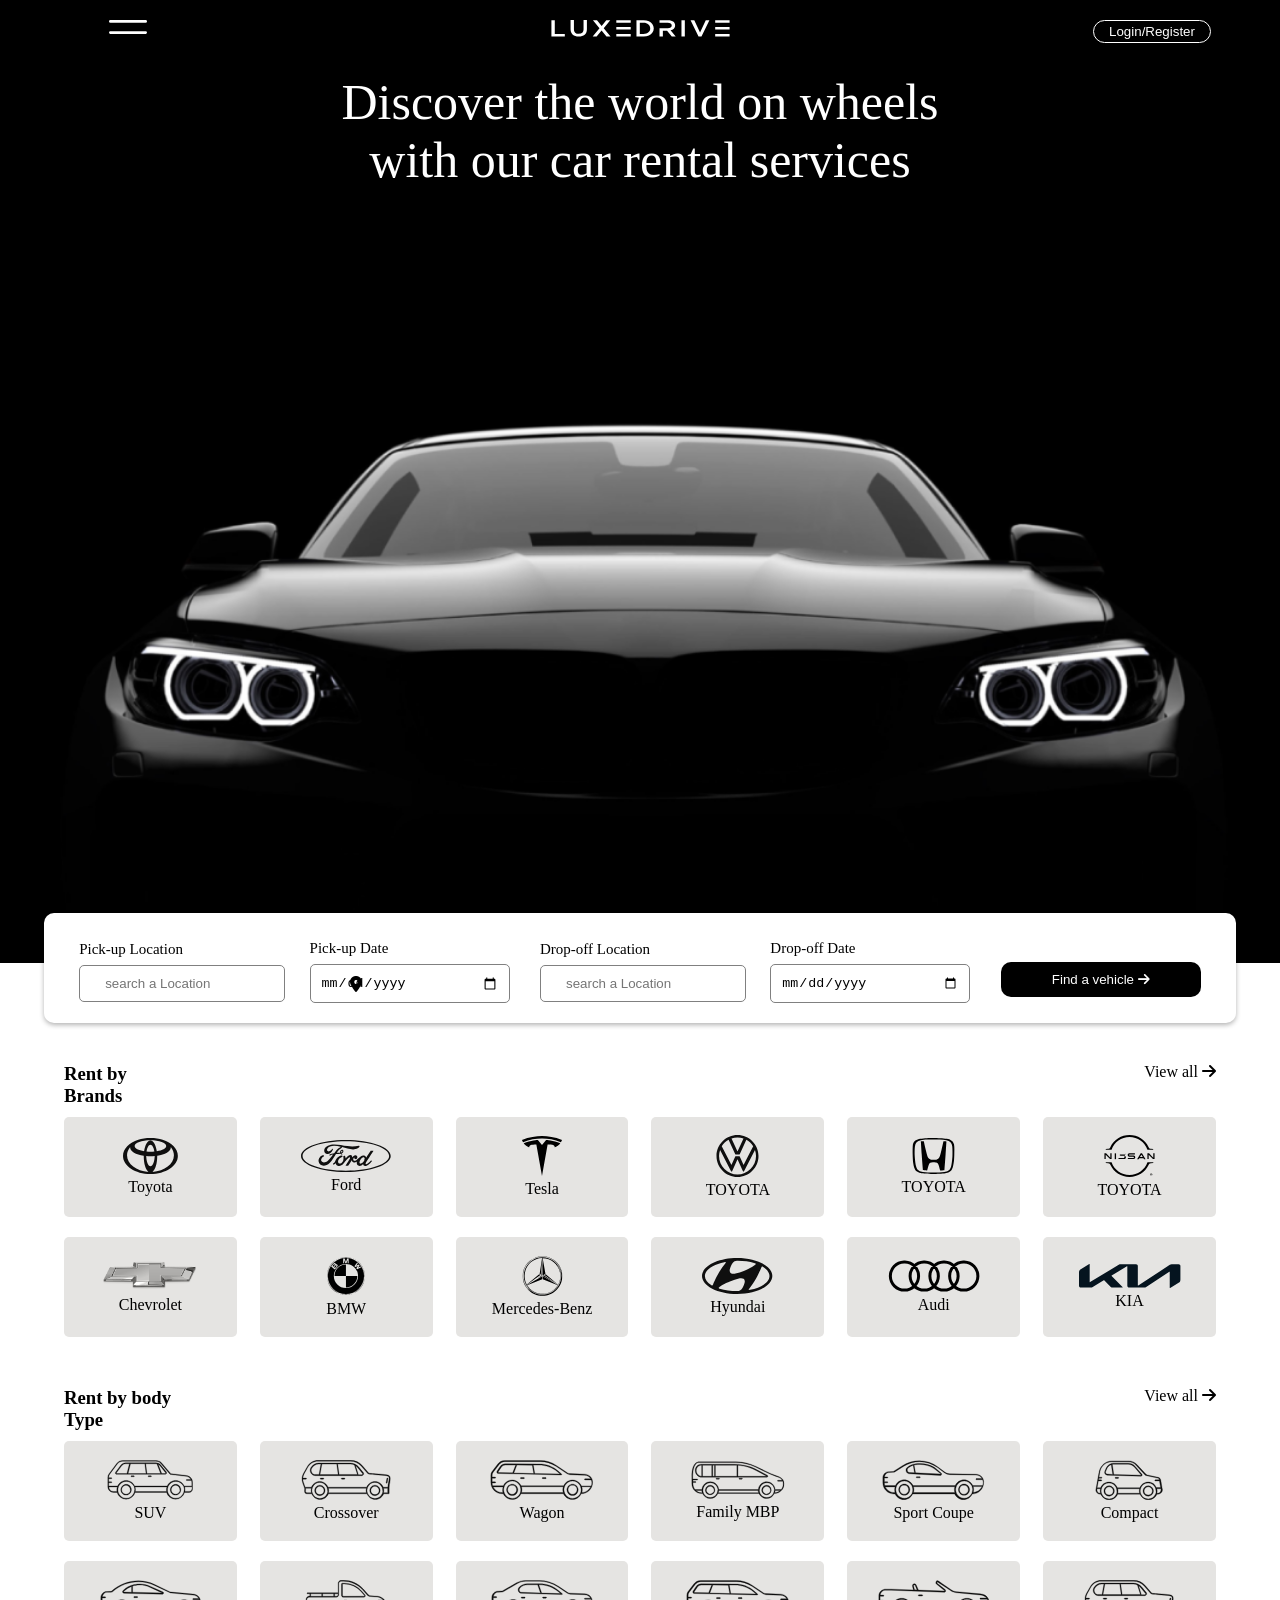
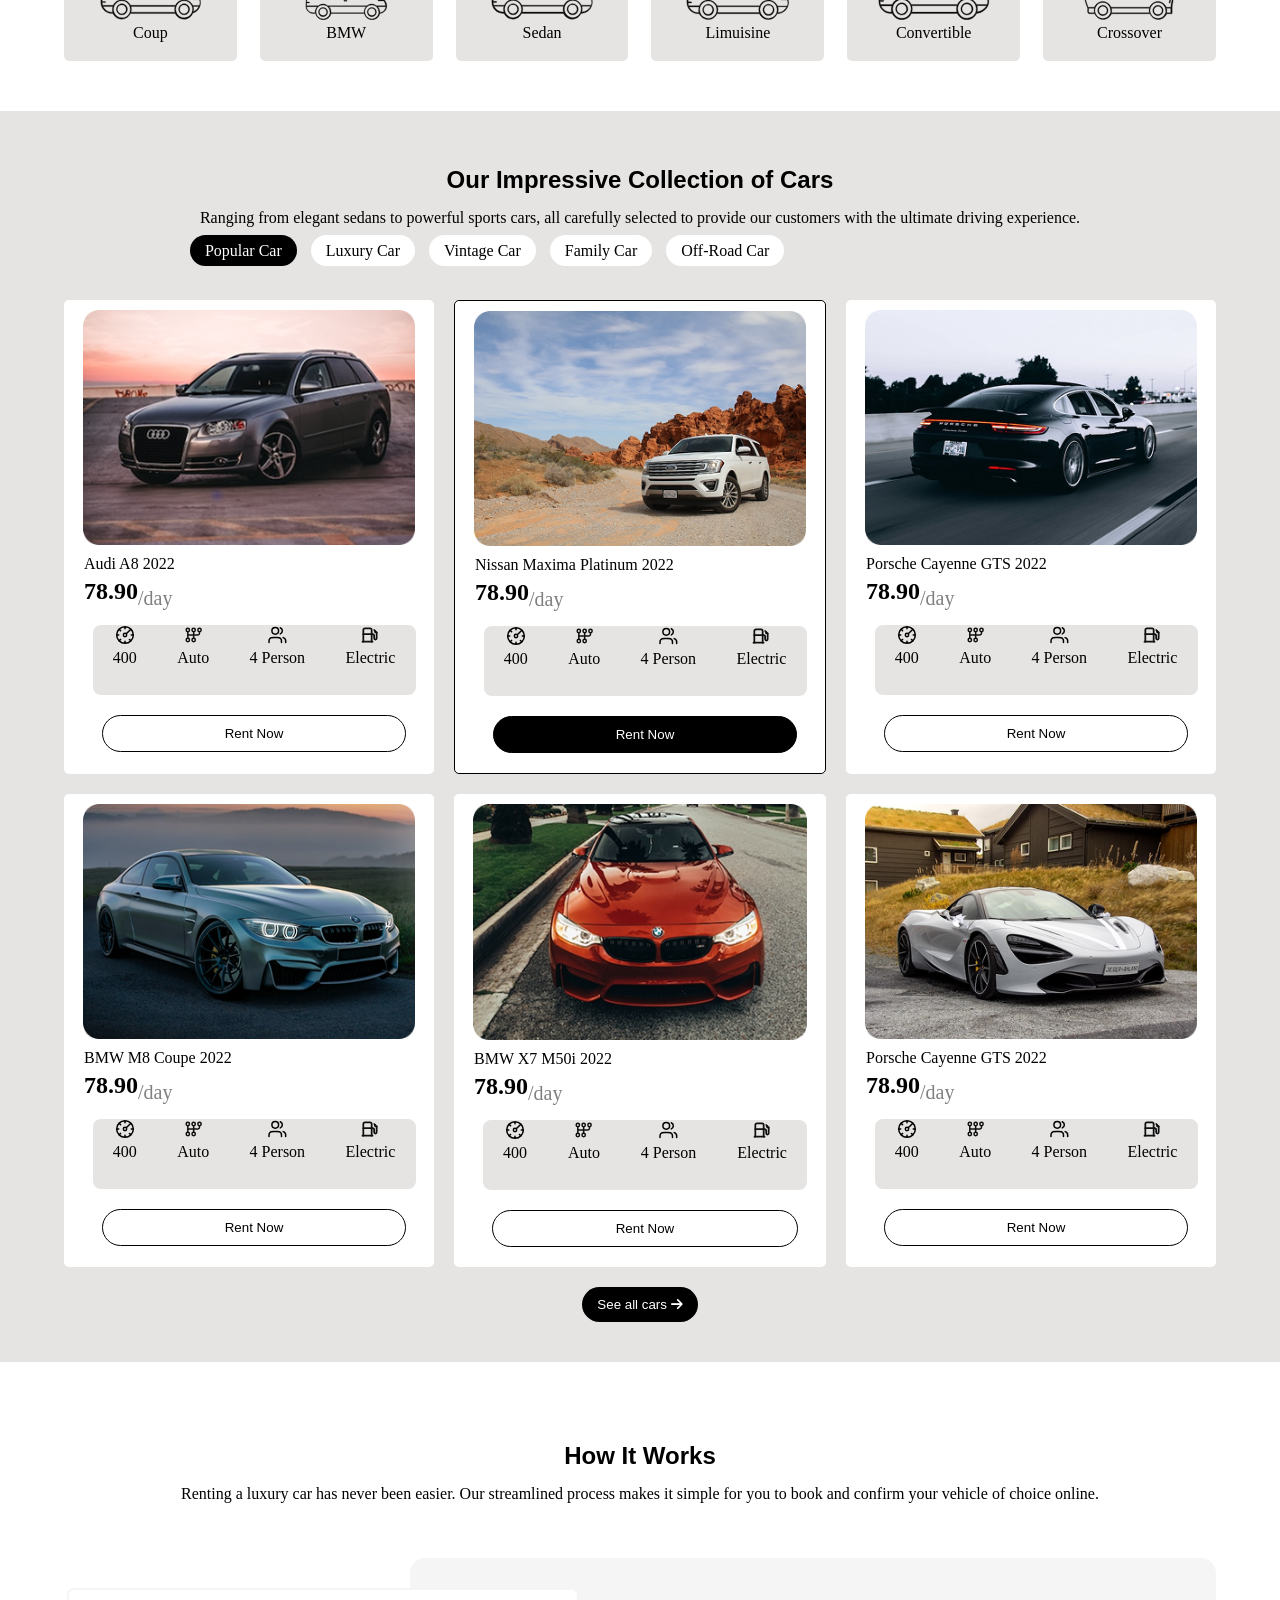
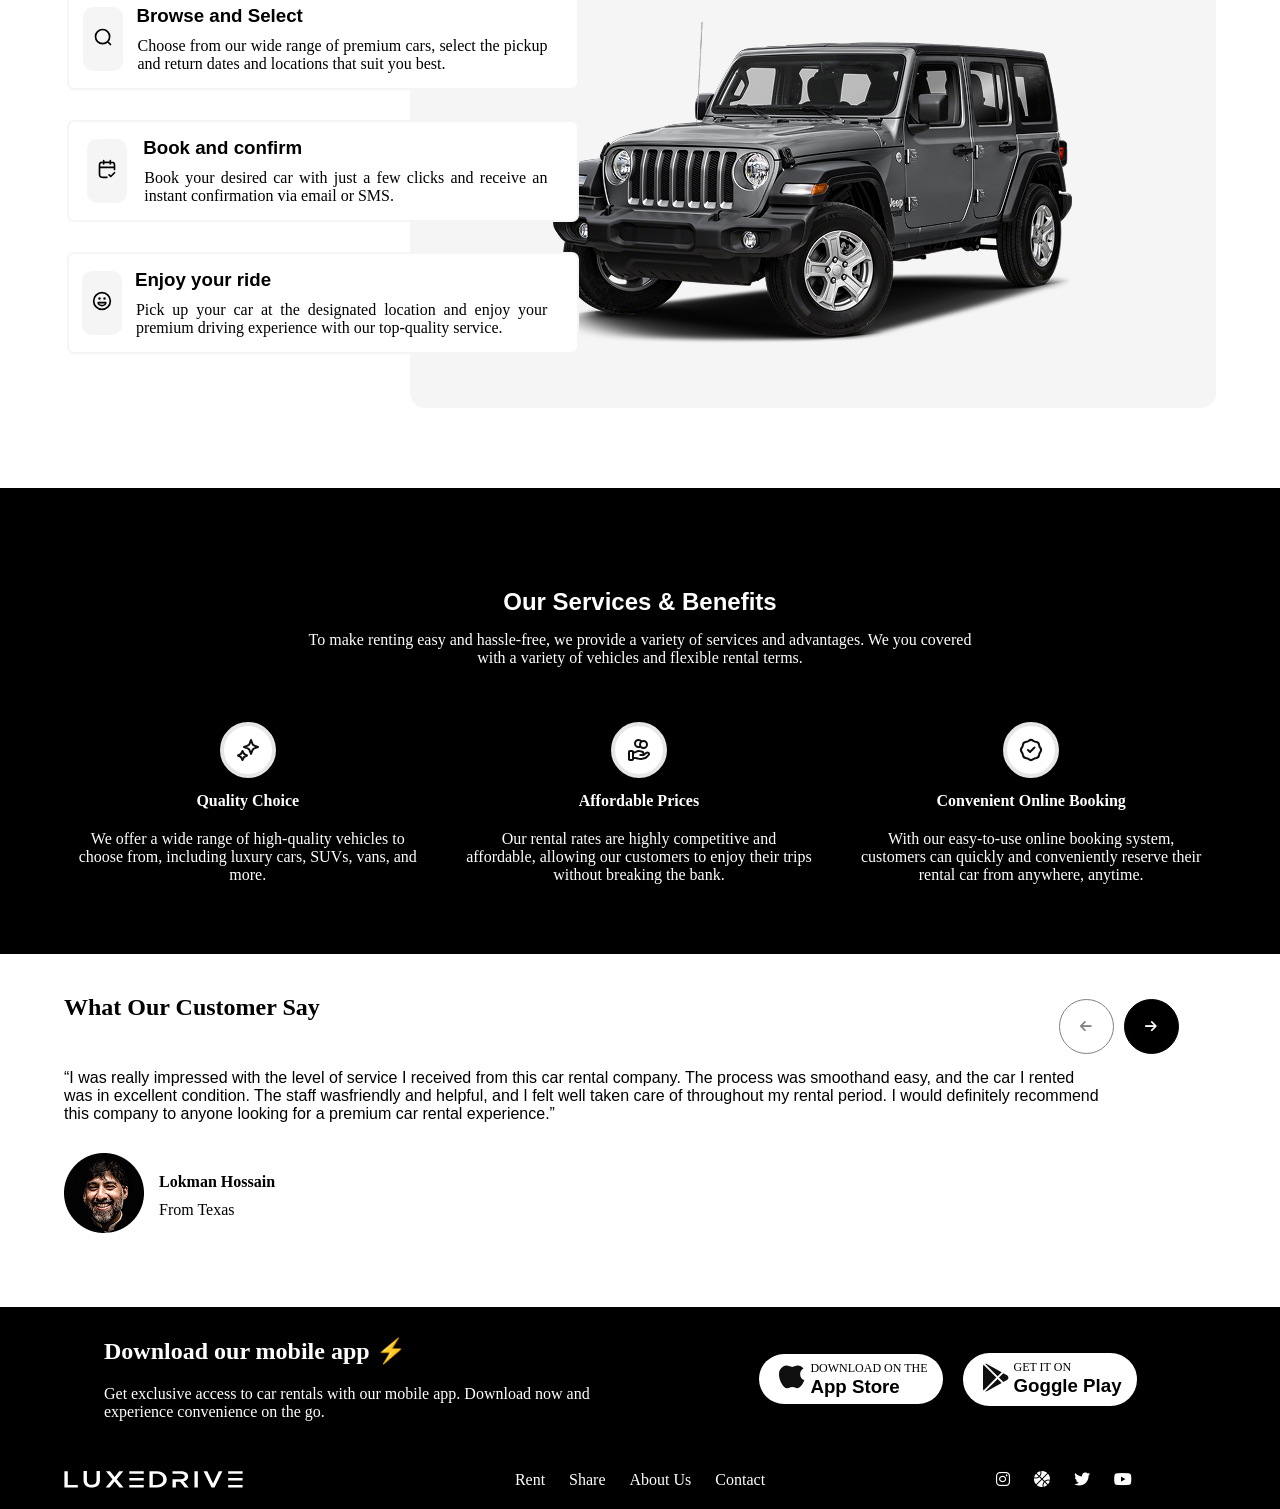
<file: index.html>
<!DOCTYPE html>
<html lang="en">
<head>
    <link rel="stylesheet" href="https://cdnjs.cloudflare.com/ajax/libs/font-awesome/6.7.2/css/all.min.css">
    <link rel="stylesheet" href="./style.css">
    <link rel="stylesheet" href=".//mobile.css">
    <meta charset="UTF-8">
    <meta name="viewport" content="width=device-width, initial-scale=1.0">
    <title>Car rental</title>
</head>
<body>
    <section id="home-section">
      <div class="header">
        <div class="header-content header-content-1">
            <svg width="38" height="14" viewBox="0 0 41 15" fill="none" xmlns="http://www.w3.org/2000/svg">
                <line x1="1.5" y1="1.5" x2="39.5" y2="1.5" stroke="white" stroke-width="3" stroke-linecap="round"/>
                <line x1="1.5" y1="13.5" x2="39.5" y2="13.5" stroke="white" stroke-width="3" stroke-linecap="round"/>
            </svg>
        </div>


        <div class="header-content header-content-2">
            <svg width="179" height="17" viewBox="0 0 179 17" fill="none" xmlns="http://www.w3.org/2000/svg">
                <path d="M0.415527 16.4882H13.8075V13.8962H3.77553V0.264244H0.415527V16.4882Z" fill="white"/>
                <path d="M27.699 16.4882C30.219 16.4882 32.211 15.8882 33.675 14.6642C35.139 13.4642 35.883 11.6402 35.907 9.21624V0.000244141H32.547V9.33624C32.547 10.8482 32.115 11.9762 31.275 12.7202C30.435 13.4882 29.259 13.8722 27.747 13.8722C26.235 13.8722 25.059 13.4642 24.195 12.6722C23.355 11.9042 22.923 10.7522 22.923 9.24024V0.000244141H19.563V9.33624C19.587 11.7122 20.307 13.4882 21.771 14.6882C23.211 15.8882 25.179 16.4882 27.699 16.4882Z" fill="white"/>
                <path d="M41.6637 16.4882H45.6236L50.5676 10.4642L55.4636 16.4882H59.5436L52.7276 8.18424L59.2556 0.264244H55.2957L50.6396 5.95224L46.0076 0.264244H41.9277L48.5037 8.23224L41.6637 16.4882Z" fill="white"/>
                <path d="M65.3111 13.9442V16.4882H79.7112V13.9442H65.3111ZM65.3111 7.03224V9.57624H79.7112V7.03224H65.3111ZM65.3111 0.264244V2.80824H79.7112V0.264244H65.3111Z" fill="white"/>
                <path d="M85.4665 16.4882H92.5945C94.6105 16.4642 96.3625 16.1042 97.8985 15.4082C99.4105 14.6882 100.586 13.7282 101.45 12.5042C102.29 11.2802 102.722 9.91224 102.746 8.37624V8.32825C102.722 6.79224 102.29 5.40025 101.45 4.20024C100.586 3.00024 99.4105 2.04024 97.8985 1.32024C96.3625 0.624245 94.6105 0.264244 92.5945 0.264244H85.4665V16.4882ZM88.8265 13.8962V2.85624H92.5945C94.6105 2.88024 96.2185 3.40824 97.4185 4.41624C98.5945 5.42424 99.1945 6.74424 99.2185 8.37624V8.42424C99.1945 10.0322 98.5945 11.3522 97.4185 12.3362C96.2185 13.3442 94.6105 13.8722 92.5945 13.8962H88.8265Z" fill="white"/>
                <path d="M116.761 8.30424H108.505V16.4882H111.865V10.8242H116.065L120.769 16.4882H124.705L119.569 10.3442C120.913 10.0322 122.017 9.45624 122.833 8.64024C123.673 7.82424 124.081 6.88825 124.105 5.54424V5.25624C124.105 4.56025 123.985 4.00824 123.697 3.43224C123.433 2.83224 123.049 2.32824 122.521 1.87224C121.921 1.36824 121.153 0.960245 120.217 0.672244C119.281 0.408245 118.225 0.264244 117.025 0.264244H108.505V2.85624H116.737C117.985 2.85624 118.969 3.07224 119.665 3.55224C120.337 4.00824 120.697 4.56024 120.697 5.42424V5.71224C120.697 6.55224 120.337 7.08024 119.641 7.56024C118.945 8.04024 117.985 8.30424 116.761 8.30424Z" fill="white"/>
                <path d="M130.465 16.4882H133.825V0.264244H130.465V16.4882Z" fill="white"/>
                <path d="M147.525 16.4882H150.477L158.421 0.144244H154.773L149.037 12.3842L143.277 0.144244H139.581L147.525 16.4882Z" fill="white"/>
                <path d="M164.189 13.9442V16.4882H178.589V13.9442H164.189ZM164.189 7.03224V9.57624H178.589V7.03224H164.189ZM164.189 0.264244V2.80824H178.589V0.264244H164.189Z" fill="white"/>
            </svg>
        </div>
        <div class="header-content header-content-3">
            <button>Login/Register</button>
        </div>

      </div>

        <div class="home-container">
            <p>Discover the world on wheels<br> with our car rental services </p>
        </div>
        <div class="form-container">
            <div class="form">
                <div class="input">
                    <p>Pick-up Location</p>
                   <div class="input-container">
                        <input type="text" placeholder="search a Location">
                        <i class="fa-solid fa-location-dot"></i>
                    </div>
                   
                </div>

                <div class="input">
                    <p>Pick-up Date</p>
                    <input type="date" >
                </div>

                <div class="input">
                    <p>Drop-off Location</p>
                    <div class="input-container">
                       <input type="text" placeholder="search a Location">
                       <i class="fa-solid fa-location-dot"></i>
                    </div>
                    
                   
                    
                </div>

                <div class="input">
                    <p>Drop-off Date</p>
                    <input type="date" >
                </div>

                <div class="input">
                    <button>Find a vehicle
                        
                        <i class="fa-solid fa-arrow-right"></i>
                    </button>

                </div>
            </div>
        </div>
    </section>

    <section id="brand-section">
        <div class="brand-section-container">
            <div class="brand-section-header">
                <h3>Rent by Brands</h3>
                <div class="brand-section-button">
                    <a href="#">View all
                        <i class="fa-solid fa-arrow-right"></i>
                    </a>
                </div>
            </div>
            <div class="brand-container">
                <div class="brand-content">
                    <div class="brand">
                        <svg width="55" height="36" viewBox="0 0 55 36" fill="none" xmlns="http://www.w3.org/2000/svg">
                            <path d="M39.67 1.76931C36.2636 0.649949 32.0412 0 27.4639 0C22.8866 0 18.6641 0.649949 15.2578 
                             1.76931C6.20963 4.73019 0.00012207 10.8686 0.00012207 17.9458C0.00012207 27.9117 12.2772 36 27.4284
                             36C42.5796 36 54.8567 27.9117 54.8567 17.9458C54.9276 10.8686 48.7181 4.73019 39.67 1.76931ZM27.4639
                              28.2728C25.193 28.2728 23.3479 23.7593 23.2414 18.0542C24.5898 18.1625 26.0091 18.2347 27.4639 
                              18.2347C28.9187 18.2347 30.3025 18.1625 31.6863 18.0542C31.5799 23.7232 29.7348 28.2728 27.4639 
                              28.2728ZM23.5253 13.5767C24.1285 9.56871 25.6542 6.75226 27.4639 6.75226C29.238 6.75226 30.7638 
                              9.56871 31.4025 13.5767C30.1606 13.6851 28.8122 13.7573 27.4639 13.7573C26.1155 13.7573 24.8027 
                              13.7212 23.5253 13.5767ZM33.8153 13.2879C32.8928 7.00501 30.409 2.52758 27.4639 2.52758C24.5188 
                              2.52758 22.035 7.00501 21.1124 13.2879C15.5416 12.3852 11.6385 10.3992 11.6385 8.05215C11.6385 
                              4.87462 18.6996 2.31093 27.4284 2.31093C36.1572 2.31093 43.2183 4.87462 43.2183 8.05215C43.2892 
                              10.3992 39.3861 12.4213 33.8153 13.2879ZM4.04517 17.2959C4.04517 14.2267 5.21611 11.3741 7.20315 
                              8.91875C7.16767 9.0993 7.16767 9.27984 7.16767 9.42427C7.16767 13.2879 12.8449 16.5376 20.7576
                               17.7292C20.7576 18.0181 20.7576 18.3069 20.7576 18.5958C20.7576 25.7452 22.7092 31.8114 25.4059 
                               33.9057C13.4127 33.1836 4.04517 26.0341 4.04517 17.2959ZM29.5574 33.9057C32.2541 31.8114 34.2056 
                               25.7452 34.2056 18.5958C34.2056 18.3069 34.2056 18.0181 34.2056 17.7292C42.1183 16.5376 47.7956 
                               13.2518 47.7956 9.42427C47.7956 9.24373 47.7956 9.06319 47.7601 8.91875C49.7826 11.3741 50.9181 
                               14.2628 50.9181 17.2959C50.9181 26.0341 41.5151 33.1836 29.5574 33.9057Z" fill="#0F0F0F"/>
                        </svg>
                        <p>Toyota</p>
                            
                    </div>
                </div>
                <div class="brand-content">
                    <div class="brand"><svg width="90" height="32" viewBox="0 0 90 32" fill="none" xmlns="http://www.w3.org/2000/svg">
                        <path d="M63.2981 19.7126C63.3144 19.794 63.4122 19.8673 63.5182 19.908C63.5589 19.9243 63.5752 19.9487 63.5345 
                        20.0301C63.241 20.6571 62.972 21.0154 62.6133 21.5528C62.2791 22.0576 61.8959 22.4485 61.4394 22.823C60.7465 23.393 
                        59.7846 24.02 58.9939 23.5966C58.6433 23.4174 58.4884 22.9207 58.4966 22.5218C58.5129 21.3981 59.0102 20.25 59.9395 
                        19.1182C61.0644 17.734 62.3117 17.0174 63.1269 17.4083C63.9747 17.8072 63.7056 18.7843 63.3225 19.5579C63.2899 19.6067 
                        63.2899 19.6637 63.2981 19.7126ZM72.3629 10.9675C72.42 10.8617 72.3629 10.7803 72.2244 10.7803C71.5152 10.7803 70.594 
                        10.7803 69.8603 10.7803C69.6891 10.7803 69.5913 10.8047 69.5098 10.9675C69.2408 11.4887 65.9311 16.4393 65.3197 17.4001C65.2137 
                        17.5467 65.0915 17.5223 65.0752 17.3594C65.0099 16.7894 64.5208 16.1299 63.7383 15.8205C63.1432 15.5843 62.5644 15.5355 61.9611 
                        15.6169C60.8769 15.7635 59.9069 16.3335 59.0509 16.9849C57.7711 17.962 56.6624 19.224 55.2277 20.1604C54.4451 20.6653 53.3772
                         21.1131 52.6598 20.4536C52.0158 19.851 52.0892 18.5238 53.0756 17.4897C53.1816 17.3838 53.3038 17.4734 53.2875 17.5711C53.1979
                          18.0352 53.312 18.4994 53.6625 18.8251C54.0946 19.2159 54.7141 19.2566 55.244 18.9961C55.8717 18.6866 56.2385 18.0922 56.3445 
                          17.4164C56.5075 16.366 55.7005 15.4378 54.6897 15.3645C53.8663 15.3075 53.0756 15.5925 52.3093 16.2276C51.9262 16.5452 51.7061
                           16.7813 51.3718 17.2536C51.2903 17.3676 51.1681 17.3838 51.1681 17.2128C51.2088 15.8693 50.6463 15.1121 49.5377 15.0877C48.6736 
                           15.0632 47.7524 15.5355 47.0269 16.1055C46.2362 16.7406 45.5514 17.5793 44.8096 18.3691C44.7199 18.4668 44.6384 18.4586 44.6139 
                           18.2714C44.5895 17.3838 44.3694 16.5126 43.9536 15.9019C43.8069 15.6902 43.4971 15.5843 43.2444 15.7309C43.1221 15.796 42.7064 
                           15.9833 42.4048 16.2276C42.258 16.3497 42.1928 16.5289 42.2662 16.7569C42.6656 18.0922 42.576 19.5986 42.0379 20.8851C41.5407 
                           22.0576 40.5788 23.1162 39.4375 23.4663C38.6875 23.7024 37.9131 23.5884 37.4321 22.9289C36.7718 22.0169 37.0408 20.4291 38.0191
                            19.11C38.8913 17.9457 40.1467 17.2128 41.3939 16.7324C41.5407 16.6754 41.5733 16.5777 41.5325 16.4556C41.4673 16.252 41.3532 
                            15.967 41.3124 15.8449C41.1983 15.5355 40.8722 15.4866 40.4809 15.5355C39.5679 15.6413 38.7527 15.9508 37.9375 16.3905C35.8099 
                            17.5304 34.7502 19.7289 34.2773 20.9014C34.0491 21.4632 33.8616 21.8215 33.6089 22.1309C33.2747 22.5543 32.8508 22.937 32.0845 
                            23.6047C32.0111 23.6698 31.9622 23.792 32.0193 23.9141C32.1008 24.077 32.5002 24.6388 32.6144 24.6877C32.7366 24.7528 32.8834 
                            24.6632 32.9404 24.6225C33.4785 24.2561 34.1225 23.678 34.4404 23.2871C34.5545 23.1569 34.6605 23.2057 34.7257 23.4093C35.0192 
                            24.4597 35.7854 25.3146 36.8533 25.6729C38.8016 26.3324 40.8233 25.3798 42.3477 23.7268C43.3178 22.6765 43.6683 22.0006 44.0352 
                            21.5365C44.6628 20.7548 45.9101 19.0123 47.3856 17.8968C47.9318 17.4815 48.5676 17.1721 48.8937 17.3757C49.1545 17.5467 49.2361 
                            17.9294 48.8203 18.6866C47.3122 21.4388 45.0949 24.6714 44.6873 25.4531C44.6139 25.5915 44.6791 25.6973 44.8177 25.6973C45.6085 
                            25.6973 46.391 25.6973 47.1084 25.6973C47.2307 25.6892 47.2796 25.6403 47.3448 25.5508C48.5024 23.7431 49.5947 22.0169 50.7605 
                            20.2337C50.8257 20.1279 50.8827 20.2093 50.8909 20.2581C50.9153 20.6734 51.0132 21.2352 51.2659 21.6098C51.7061 22.2938 52.3338 
                            22.5869 53.0267 22.595C53.581 22.6032 53.8582 22.5136 54.4533 22.2938C54.9342 22.1146 55.3255 21.8785 55.6271 21.6668C55.7983 
                            21.5447 55.8309 21.7482 55.8309 21.7808C55.5619 23.2139 55.8961 24.9238 57.3227 25.624C59.0346 26.4627 60.9096 25.2821 61.9938 
                            24.2154C62.0997 24.1095 62.2139 24.1258 62.222 24.3457C62.2465 24.7528 62.4258 25.2413 62.7682 25.5752C63.673 26.4871 65.5072 
                            26.1207 67.3414 24.7039C68.5234 23.792 69.7543 22.5136 70.863 21.1538C70.9038 21.105 70.9364 21.0154 70.8549 20.934C70.6837 
                            20.7548 70.4391 20.5513 70.2679 20.3966C70.1945 20.3314 70.0804 20.3477 70.0152 20.3966C68.8739 21.4795 67.8468 22.7172 66.3632 
                            23.7431C65.8659 24.0933 65.067 24.3701 64.7083 23.8897C64.5697 23.7024 64.5861 23.4419 64.7246 23.0999C65.1485 22.0006 72.0043 
                            11.5782 72.3629 10.9675Z" fill="#0F0F0F"/>
                        <path d="M40.1076 12.2174C40.1402 12.3721 40.1973 12.4047 40.2706 12.3884C40.6212 12.3151 41.0043 12.0301 41.2244 11.6963C41.4282 11.395
                         41.526 10.9635 41.3222 10.7843C41.1429 10.6296 40.8413 10.6703 40.6212 10.8658C40.181 11.2566 40.0505 11.8103 40.1076 12.2174ZM22.6299 
                         25.6444C20.0703 25.6607 17.8203 24.081 17.5595 21.3533C17.4127 19.8388 17.8448 18.4871 18.7007 17.3797C19.4589 16.3864 20.7469 15.564 
                         21.8392 15.3686C22.1979 15.3034 22.6707 15.3441 22.8664 15.5803C23.1761 15.9385 23.0865 16.3375 22.7767 16.4922C21.9452 16.9156 20.9425 
                         17.6403 20.4534 18.6337C20.054 19.4398 19.9724 20.4169 20.5838 21.3451C21.611 22.8922 24.4723 22.9329 27.1298 20.4658C27.7901 19.8632
                          28.377 19.2769 28.9803 18.593C30.1541 17.2576 30.5454 16.7691 32.1024 14.6113C32.1187 14.5869 32.1269 14.5543 32.1187 14.538C32.1024 
                          14.5054 32.0861 14.5054 32.0372 14.4973C30.9938 14.5299 30.0889 14.8393 29.2085 15.4907C28.9558 15.678 28.589 15.6535 28.4259 15.4093C28.2466 
                          15.1324 28.377 14.7741 28.6705 14.5706C30.0889 13.5853 31.6378 13.4062 33.2192 13.1375C33.2192 13.1375 33.3252 13.1457 33.423 13.0235C34.0752 
                        12.193 34.5643 11.4439 35.2572 10.5971C35.9583 9.74209 36.855 8.96041 37.5397 8.36601C38.5017 7.54362 39.1131 7.26677 39.7408 6.92479C39.9038
                         6.83522 39.7163 6.73751 39.6674 6.73751C36.1702 6.07797 32.5345 5.23115 29.0699 6.51766C26.6651 7.41334 25.6135 9.31868 26.119 10.5889C26.4776
                          11.4927 27.6678 11.6393 28.7846 11.0937C29.7058 10.6378 30.5617 9.91308 31.1731 8.9767C31.5155 8.45558 32.2247 8.83013 31.8416 9.73395C30.8226 
                          12.1197 28.8824 14.0088 26.5184 14.0902C24.5049 14.1553 23.2087 12.6734 23.2087 10.8495C23.2169 7.25049 27.2276 4.88102 31.4421 4.53089C36.5208
                           4.11563 41.3222 5.45914 46.3601 6.06983C50.2241 6.53395 53.925 6.55023 57.8053 5.65456C58.2618 5.55685 58.5879 5.84998 58.5553 6.3141C58.5146 
                           6.98178 58.001 7.62504 56.7211 8.3253C55.2701 9.12326 53.7457 9.35939 52.1561 9.37568C48.3165 9.40825 44.7379 7.91003 41.0369 7.11206C41.0451 
                           7.27491 41.0858 7.47033 40.9472 7.56804C38.893 9.08255 37.0425 10.6133 35.8034 12.7711C35.7626 12.82 35.7789 12.8688 35.8605 12.8607C36.9365 
                           12.8037 37.9066 12.7792 38.9174 12.6978C39.0968 12.6815 39.0968 12.6408 39.0805 12.5105C38.9908 11.7696 39.2109 10.9228 39.863 10.3365C40.5315
                            9.73395 41.3711 9.66881 41.9255 10.1004C42.5532 10.5889 42.5042 11.4764 42.1537 12.136C41.8032 12.8118 41.2244 13.1701 40.6619 13.3411C40.6619 
                            13.3411 40.5478 13.3655 40.5641 13.4714C40.5886 13.6423 41.3467 14.0658 41.4119 14.1716C41.4771 14.2775 41.4445 14.4403 41.3304 14.5706C41.2489 
                            14.6602 41.1266 14.7497 40.9635 14.7497C40.8331 14.7497 40.7516 14.7009 40.5886 14.6113C40.2462 14.424 39.8223 14.1228 39.537 13.7645C39.4391 
                            13.6423 39.3902 13.6423 39.1457 13.6505C38.0533 13.7156 36.3577 13.8785 35.2083 14.0169C34.9311 14.0495 34.8904 14.1065 34.8333 14.196C32.9991 
                            17.2169 31.0427 20.4739 28.8906 22.6561C26.5836 25.0093 24.6679 25.6281 22.6299 25.6444Z" fill="#0F0F0F"/>
                        <path d="M44.8598 1.31908C20.9503 1.31908 1.57331 7.91451 1.57331 15.9919C1.57331 24.0692 20.9503 30.6646 44.8598 30.6646C68.7611 30.6646 88.1381
                         24.0692 88.1381 15.9919C88.1381 7.92265 68.7611 1.31908 44.8598 1.31908ZM44.8598 32C20.0862 32 0 24.8346 0 16C0 7.15725 20.0862 0 44.8598 0C69.6334
                          0 89.7196 7.1654 89.7196 16C89.7196 24.8346 69.6334 32 44.8598 32Z" fill="#0F0F0F"/>
                        </svg>
                        <p>Ford</p>
                        

                    </div>
                </div>
                <div class="brand-content">
                    <div class="brand">
                        <svg width="42" height="40" viewBox="0 0 42 40" fill="none" xmlns="http://www.w3.org/2000/svg">
                            <g clip-path="url(#clip0_1_2931)">
                            <path d="M20.9933 39.9215L26.6079 8.4422C31.9536 8.4422 33.6458 9.02603 33.8831 11.4087C33.8831 11.4087 37.4732 10.0674 39.2762 7.36922C32.2224
                             4.10295 25.1212 3.96094 25.1212 3.96094L20.9775 8.99447H20.9933L16.8654 3.96094C16.8654 3.96094 9.7642 4.10295 2.71042 7.36922C4.5134 10.0832 
                             8.10356 11.4087 8.10356 11.4087C8.34079 9.02603 10.0331 8.4422 15.3471 8.42642L20.9933 39.9215Z" fill="black"/>
                            <path d="M20.9932 2.51006C26.7026 2.46272 33.2345 3.39369 39.9245 6.29704C40.826 4.68757 41.0474 3.97751 41.0474 3.97751C33.7406 1.08994 26.8924
                             0.111636 20.9932 0.0800781C15.1098 0.111636 8.26158 1.08994 0.938934 3.97751C0.938934 3.97751 1.27106 4.84536 2.06185 6.29704C8.75187 3.37791 
                             15.2837 2.46272 20.9932 2.51006Z" fill="black"/>
                            </g>
                            <defs>
                            <clipPath id="clip0_1_2931">
                            <rect width="40.2667" height="40" fill="white" transform="translate(0.866669)"/>
                            </clipPath>
                            </defs>
                            </svg>
                            <p>Tesla</p>
                    </div>
                </div>
                <div class="brand-content">
                    <div class="brand">
                        <svg width="43" height="42" viewBox="0 0 43 42" fill="none" xmlns="http://www.w3.org/2000/svg">
                            <path d="M21.5 39.525C11.375 39.525 3.05 31.125 3.05 21C3.05 18.9 3.425 16.875 4.1 14.925L14.9 35.925C15.05 36.225 15.2 36.45 15.575 36.45C15.95 36.45 
                            16.1 36.225 16.25 35.925L21.275 24.75C21.35 24.6 21.425 24.525 21.5 24.525C21.65 24.525 21.65 24.675 21.725 24.75L26.825 35.925C26.975 36.225 27.125 
                            36.45 27.5 36.45C27.875 36.45 28.025 36.225 28.175 35.925L38.975 14.925C39.65 16.8 40.025 18.825 40.025 21C39.95 31.125 31.625 39.525 21.5 39.525ZM21.5 
                            16.2C21.35 16.2 21.35 16.05 21.275 15.975L15.5 3.525C17.375 2.85 19.4 2.475 21.5 2.475C23.6 2.475 25.625 2.85 27.5 3.525L21.725 15.975C21.65 16.05 21.65 
                            16.2 21.5 16.2ZM15.425 29.7C15.275 29.7 15.275 29.55 15.2 29.475L5.75 11.325C7.4 8.625 9.8 6.375 12.575 4.8L19.25 19.2C19.4 19.5 19.55 19.575 19.775 
                            19.575H23.225C23.45 19.575 23.6 19.5 23.75 19.2L30.35 4.8C33.125 6.375 35.525 8.625 37.175 11.325L27.8 29.475C27.725 29.625 27.65 29.7 27.575 29.7C27.425 
                            29.7 27.425 29.55 27.35 29.475L23.75 21.525C23.6 21.225 23.45 21.15 23.225 21.15H19.775C19.55 21.15 19.4 21.225 19.25 21.525L15.65 29.475C15.575 29.55 15.575
                             29.7 15.425 29.7ZM21.5 42C33.125 42 42.5 32.625 42.5 21C42.5 9.375 33.125 0 21.5 0C9.875 0 0.5 9.375 0.5 21C0.5 32.625 9.875 42 21.5 42Z" fill="#0F0F0F"/>
                            </svg>
                            <p>TOYOTA</p>
                                                  
                    </div>
                </div>
                <div class="brand-content">
                    <div class="brand">
                        <svg width="43" height="36" viewBox="0 0 43 36" fill="none" xmlns="http://www.w3.org/2000/svg">
                            <g clip-path="url(#clip0_1_2988)">
                            <path fill-rule="evenodd" clip-rule="evenodd" d="M31.4554 3.15625C30.417 7.52192 30.082 9.57043 29.3116 12.7271C28.5411 15.8167 27.9382 18.6376 26.9333 19.9809C25.9284
                             21.3242 24.555 21.6936 23.5166 21.7607C23.0141 21.8615 22.6791 21.8615 21.6407 21.8615C20.6023 21.8615 20.2003 21.8615 19.7649 21.7607C18.8269 21.66 17.4536 21.3242 
                             16.3481 19.9809C15.3097 18.604 14.7403 15.7831 13.9698 12.7271C13.1994 9.57043 12.7639 7.52192 11.826 3.15625C11.826 3.15625 10.8881 3.15625 10.3856 3.257C9.78268 
                             3.257 9.34722 3.257 8.84476 3.35774C8.84476 3.35774 9.44771 12.4249 9.68219 16.1861C9.95017 20.216 10.4526 26.9324 10.8881 32.0704C10.8881 32.0704 11.7255 32.2383
                              13.0989 32.2383C14.4723 32.4062 15.1422 32.507 15.1422 32.507C15.7452 30.2906 16.5156 27.1339 17.2861 25.757C17.956 24.6488 18.9944 24.548 19.5974 24.4809C20.5353 
                              24.3801 21.3057 24.313 21.6407 24.313C21.9757 24.313 22.7461 24.313 23.684 24.4809C24.287 24.5816 25.2919 24.6488 25.9953 25.757C26.8328 27.1339 27.5362 30.1898 28.1392
                               32.507C28.1392 32.507 28.7421 32.507 30.1825 32.4062C31.5559 32.3055 32.3933 32.2383 32.3933 32.2383C32.8288 27.1003 33.3312 20.3503 33.5992 16.354C33.8672 12.5257 34.4367 
                               3.52565 34.4367 3.52565C33.9342 3.42491 33.4987 3.42491 32.8958 3.35774C32.4938 3.15625 31.4554 3.15625 31.4554 3.15625Z" fill="black"/>
                            <path fill-rule="evenodd" clip-rule="evenodd" d="M40.4328 18.5373C40.0979 23.2388 39.6624 26.1269 39.1599 28.1754C38.6575 29.9552 38.0545 31.1642 37.1166 32.0037C35.5757 33.4478
                             33.4654 33.7836 32.2595 33.9851C29.6132 34.4216 25.0911 34.5896 21.6074 34.5896C18.1237 34.5896 13.6016 34.4216 10.9553 33.9851C9.74937 33.8172 7.63905 33.4813 6.09817 32.0037C5.16025
                              31.1642 4.5573 29.9552 4.05484 28.1754C3.45189 26.1269 3.08342 23.306 2.74845 18.5373C2.58097 15.7164 2.58097 11.0149 2.91594 8.52985C3.3514 4.8694 5.12675 2.98881 8.87844 2.28358C10.4863
                               1.94776 12.8981 1.6791 15.1089 1.61194C16.9178 1.54478 19.899 1.44403 21.5069 1.44403C23.1148 1.44403 26.096 1.54478 27.9049 1.61194C30.1157 1.71269 32.494 1.94776 34.3028 2.28358C38.0545
                                2.95522 39.8299 4.83582 40.2653 8.52985C40.4998 11.1157 40.6003 15.7164 40.4328 18.5373ZM42.4762 8.6306C41.8732 2.72015 38.1215 1.44403 34.8053 0.873134C33.0969 0.604478 30.2162 0.369403 
                                28.2398 0.268657C26.5985 0.100746 22.6793 0 21.5069 0C20.301 0 16.3818 0.100746 14.774 0.16791C12.8981 0.268657 9.91686 0.503731 8.2085 0.839552C4.89227 1.44403 1.14058 2.6194 0.537634 
                                8.59702C0.370148 10.209 0.370148 12.3582 0.370148 14.5746C0.470639 18.3358 0.70512 20.8881 0.872606 22.6007C0.973098 23.8097 1.47556 27.4701 2.07851 29.25C2.91594 31.8022 3.68637 32.5746
                                 4.5573 33.347C6.16517 34.7239 8.91194 35.1269 9.51489 35.3284C12.5966 35.9328 18.7266 36 21.4399 36C24.1532 36 30.3167 35.8993 33.3649 35.3284C33.9679 35.2276 36.6142 34.8246 38.3225 
                                 33.347C39.2604 32.5746 39.9304 31.8022 40.8013 29.25C41.4043 27.3694 41.9067 23.7761 42.0072 22.6007C42.1747 20.8209 42.5097 18.3358 42.5097 14.5746C42.6437 12.291 42.6437 10.2425 42.4762 8.6306Z" fill="black"/>
                            </g>
                            <defs>
                            <clipPath id="clip0_1_2988">
                            <rect width="42.24" height="36" fill="white" transform="translate(0.380005)"/>
                            </clipPath>
                            </defs>
                            </svg>
                            <p>TOYOTA</p>
                            
                    </div>
                </div>
                <div class="brand-content">
                    <div class="brand">
                        <svg width="51" height="42" viewBox="0 0 51 42" fill="none" xmlns="http://www.w3.org/2000/svg">
                            <path d="M7.54922 14.6642C10.1575 7.10219 17.3687 1.9927 25.5004 1.9927C33.6321 1.9927 40.8432 7.10219 43.4515 14.6642V14.7153H49.1795V14.0511L46.8269 13.7956C45.3438 13.6423 45.0369 12.9781
                             44.6278 12.1606L44.5255 11.9562C41.0989 4.70073 33.6321 0 25.5004 0C17.3687 0 9.90179 4.70073 6.42408 11.9562L6.32179 12.1606C5.96379 12.9781 5.60579 13.6423 4.17379 13.7956L1.77008 14.0511V14.7153H7.49808L7.54922 14.6642Z" fill="black"/>
                            <path d="M43.5027 27.2852V27.3363C40.8432 34.8983 33.6321 40.0078 25.5004 40.0078C17.3687 40.0078 10.1575 34.8983 7.54922 27.3363V27.2852H1.77008V27.9494L4.1738 28.2049C5.65694 28.3581 5.9638 29.0224 6.37294 29.8399L6.47522 30.0443C9.85065
                             37.2998 17.3687 42.0005 25.5004 42.0005C33.6321 42.0005 41.0989 37.2998 44.5767 30.0443L44.6789 29.8399C45.0881 29.0224 45.3949 28.4092 46.8781 28.2049L49.2818 27.9494V27.2852H43.5027Z" fill="black"/>
                            <path d="M12.049 18.3438H10.7193V24.1686H12.049V18.3438Z" fill="black"/>
                            <path d="M7.6 24.1175V18.3438H6.32143V22.6868L2.07657 18.3438H0.440002V24.1175H1.71857V19.7744L6.01457 24.1175H7.6Z" fill="black"/>
                            <path d="M36.7007 18.3438L33.1207 24.1686H34.655L35.2687 23.1467H39.4112L40.025 24.1686H41.5592L37.9792 18.3438H36.7007ZM38.7975 22.0226H35.9335L37.3655 19.6722L38.7975 22.0226Z" fill="black"/>
                            <path d="M29.4887 22.9407C29.4375 22.9407 29.2841 22.9407 29.233 22.9407H23.863V24.1158H29.2841C29.3352 24.1158 29.6421 24.1158 29.6932 24.1158C30.8184 24.0136 31.2787 23.145 31.2787 22.3275C31.2787 21.51 30.7672 20.6925 29.7444 20.5903C29.591
                             20.5903 29.4375 20.5903 29.3352 20.5903H25.8064C25.653 20.5903 25.5507 20.5903 25.3972 20.5392C25.1415 20.4881 24.9881 20.2837 25.0392 20.0282C25.0392 19.7728 25.1927 19.5684 25.4484 19.5173C25.5507 19.4662 25.7041 19.4662 25.8064 
                             19.4662H30.9207V18.291H25.7552C25.6018 18.291 25.3972 18.291 25.2438 18.3421C24.3744 18.4443 23.7095 19.1596 23.7095 20.0282C23.7095 20.7436 24.1698 21.6122 25.1927 21.7144C25.3972 21.7144 25.5507 21.7655 25.7552 21.7144H29.1818C29.233 21.7144 
                             29.3864 21.7144 29.4375 21.7144C29.7444 21.7655 29.949 22.0209 29.949 22.2764C29.949 22.6341 29.7444 22.8896 29.4887 22.9407Z" fill="black"/>
                            <path d="M20.0785 22.9423C20.0274 22.9423 19.8739 22.9423 19.8228 22.9423H14.5039V24.1175H19.8739C19.9251 24.1175 20.2319 24.1175 20.2831 24.1175C21.4082 24.0153 21.9197 23.1467 21.9197 22.3802C21.9197 21.6138 21.4082 20.7452 20.3854 20.643C20.2319
                             20.643 20.0785 20.643 19.9762 20.643H16.4474C16.2939 20.643 16.1917 20.643 16.0382 20.5919C15.7825 20.5408 15.6291 20.3365 15.6802 20.081C15.6802 19.8255 15.8337 19.6211 16.0894 19.57C16.1917 19.5189 16.3451 19.5189 16.4474 19.5189H21.5617V18.3438H16.
                             3451C16.1917 18.3438 15.9871 18.3438 15.8337 18.3948C14.9642 18.497 14.2994 19.2124 14.2994 20.081C14.2994 20.7963 14.7597 21.6649 15.7825 21.7671C15.9871 21.7671 16.1405 21.8182 16.3451 21.7671H19.7717C19.8228 21.7671 19.9762 21.7671 20.0274 21.7671C20.3342
                              21.8182 20.5388 22.0737 20.5388 22.3292C20.5899 22.6357 20.3342 22.8912 20.0785 22.9423Z" fill="black"/>
                            <path d="M50.56 24.1175V18.3438H49.2814V22.6868L45.0365 18.3438H43.4V24.1175H44.6785V19.7744L48.9745 24.1175H50.56Z" fill="black"/>
                            <path d="M47.236 38.4747C47.8498 38.4747 48.3612 38.9857 48.3612 39.5988C48.3612 40.212 47.8498 40.7229 47.236 40.7229C46.6223 40.7229 46.1109 40.212 46.1109 39.5988C46.1109 39.2923 46.2132 39.0368 46.4689 38.7813C46.6223 38.5769 46.9292 38.4237 47.236 
                            38.4747ZM47.236 40.4674C47.4918 40.4674 47.6963 40.3653 47.8498 40.212C48.0032 40.0587 48.1055 39.8032 48.1055 39.5988C48.1055 39.139 47.6963 38.7302 47.236 38.7813C46.7758 38.7813 46.3666 39.1901 46.3666 39.6499C46.3666 40.0587 46.7246 40.4674 47.236 40.4674ZM46.7758
                             40.1609V39.0368C46.9292 39.0368 47.0315 38.9857 47.1849 38.9857C47.3895 38.9857 47.6963 39.0368 47.6963 39.2923C47.6963 39.4456 47.594 39.5477 47.4406 39.5477C47.5429 39.5988 47.594 39.701 47.6452 39.8032C47.6452 39.9054 47.6963 40.0076 47.7475 40.0587H47.4918C47.4406 
                             39.9565 47.4406 39.8543 47.3895 39.8032C47.3383 39.6499 47.236 39.6499 47.0315 39.6499V40.1098L46.7758 40.1609ZM47.0315 39.4966C47.236 39.4966 47.4406 39.4966 47.4406 39.3434C47.4406 39.2412 47.3895 39.1901 47.1849 39.1901C47.1338 39.1901 47.0826 39.1901 47.0315 39.1901V39.4966Z" fill="black"/>
                            </svg>
                            <p>TOYOTA</p>
                            
                    </div>
                </div>
                <div class="brand-content">
                    <div class="brand">
                        <svg width="96" height="31" viewBox="0 0 96 31" fill="none" xmlns="http://www.w3.org/2000/svg" xmlns:xlink="http://www.w3.org/1999/xlink">
                            <g style="mix-blend-mode:luminosity">
                            <rect width="96" height="31" fill="url(#pattern0_1_2895)"/>
                            </g>
                            <defs>
                            <pattern id="pattern0_1_2895" patternContentUnits="objectBoundingBox" width="1" height="1">
                            <use xlink:href="#image0_1_2895" transform="scale(0.003125 0.00967742)"/>
                            </pattern>
                            <image id="image0_1_2895" width="320" height="140" xlink:href="[data-uri]"/>
                            </defs>
                            </svg>
                            <p>Chevrolet</p>
                            
                    </div>
                </div>
                <div class="brand-content">
                    <div class="brand">
                        <svg width="40" height="40" viewBox="0 0 40 40" fill="none" xmlns="http://www.w3.org/2000/svg">
                            <path d="M19.946 38.0681C9.96848 38.0681 1.87859 29.9782 1.87859 20.0007C1.87859 10.0232 9.96848 1.93328 19.946 1.93328C29.9235 1.93328 38.0134 10.0232 38.0134 20.0007C38.0134 29.9782 29.9235 38.0681 19.946 38.0681ZM19.946 0.980469C9.43814 0.980469 0.925781 9.49283 0.925781 20.0007C0.925781 30.5086 
                            9.43814 39.0209 19.946 39.0209C30.4539 39.0209 38.9662 30.5086 38.9662 20.0007C38.9662 9.49283 30.4449 0.980469 19.946 0.980469ZM19.946 38.2209C22.4089 38.2209 24.791 37.7355 27.0381 36.7917C29.2044 35.8749 31.155 34.5625 32.8269 32.8906C34.4988 31.2187 35.8112 29.2681 36.728 27.1018C37.6808 24.8546
                             38.1572 22.4726 38.1572 20.0097C38.1572 17.5468 37.6719 15.1647 36.728 12.9175C35.8112 10.7513 34.4988 8.80069 32.8269 7.12878C31.155 5.45687 29.2044 4.14451 27.0381 3.22766C24.791 2.27485 22.4089 1.79845 19.946 1.79845C17.4831 1.79845 15.1011 2.28384 12.8539 3.22766C10.6876 4.14451 8.73702 5.45687 
                             7.06511 7.12878C5.3932 8.80069 4.08084 10.7513 3.16398 12.9175C2.21117 15.1647 1.73477 17.5468 1.73477 20.0097C1.73477 22.4726 2.22016 24.8546 3.16398 27.1018C4.08084 29.2681 5.3932 31.2187 7.06511 32.8906C8.73702 34.5625 10.6876 35.8749 12.8539 36.7917C15.1011 37.7355 17.4831 38.2209 19.946 38.2209ZM19.946 
                             1.13328C22.4898 1.13328 24.9617 1.62766 27.2898 2.61642C29.537 3.56923 31.5595 4.92654 33.2853 6.66137C35.0202 8.3962 36.3775 10.4097 37.3303 12.6569C38.3101 14.985 38.8134 17.4569 38.8134 20.0007C38.8134 22.5445 38.319 25.0164 37.3303 27.3445C36.3775 29.5917 35.0202 31.6052 33.2853 33.34C31.5505 35.0749 29.537
                              36.4322 27.2898 37.385C24.9617 38.3647 22.4898 38.8681 19.946 38.8681C17.4022 38.8681 14.9303 38.3737 12.6022 37.385C10.355 36.4322 8.33252 35.0749 6.60668 33.34C4.88084 31.6052 3.51455 29.5917 2.56174 27.3445C1.58196 25.0164 1.07859 22.5445 1.07859 20.0007C1.07859 17.4569 1.58196 14.985 2.56174 12.6569C3.51455 
                              10.4097 4.87185 8.3962 6.60668 6.66137C8.34151 4.92654 10.355 3.56923 12.6022 2.61642C14.9213 1.62766 17.3932 1.13328 19.946 1.13328Z" fill="black"/>
                            <path d="M8.7366 8.37749C8.5029 8.17974 8.13436 8.17075 7.97256 8.36851L6.57031 10.0404L7.43323 10.7685L8.8175 9.11457C8.99728 8.89884 8.99728 8.59323 8.7366 8.37749ZM10.4355 10.3101C10.6332 10.0764 10.5973 9.71682 10.3186 9.48311C10.0669 9.27637 9.6984 9.3303 9.5366 9.52806L8.06245 11.2809L8.9793 12.0449L10.4355 10.3101Z" fill="black"/>
                            <path d="M19.9463 1.93164C9.96879 1.93164 1.87891 10.0215 1.87891 19.9991C1.87891 29.9766 9.96879 38.0665 19.9463 38.0665C29.9239 38.0665 38.0137 29.9766 38.0137 19.9991C38.0137 10.0215 29.9239 1.93164 19.9463 1.93164ZM17.1778 2.59681H18.616L19.9194 6.00355L21.2137 2.59681H22.6519V7.36984H21.6991V4.03501L20.4407 7.36984H19.398L18.1396 
                            4.03501V7.36984H17.1868L17.1778 2.59681ZM5.13284 10.453L7.46093 7.67546C7.94632 7.10018 8.62048 6.64175 9.25868 7.18108C9.45643 7.35187 9.53733 7.4058 9.78003 7.83726C9.83396 7.99007 9.87891 8.27771 9.77104 8.54737C10.3283 8.2058 10.9216 8.31366 11.3081 8.69119C11.9014 9.26647 11.8115 9.93164 11.2542 10.5968L8.80025 13.5271L5.13284 
                            10.453ZM19.9463 32.1159C13.2587 32.1159 7.82947 26.6957 7.82947 19.9991C7.82947 13.3114 13.2497 7.8822 19.9463 7.8822C26.634 7.8822 32.0632 13.3024 32.0632 19.9991C32.0542 26.6867 26.634 32.1159 19.9463 32.1159ZM31.1463 13.3564L30.3283 12.3676L31.8924 10.0125L31.8834 10.0036L29.2767 11.1182L28.4497 10.1384L31.1733 6.53389L31.8654
                             7.36984L30.1576 9.66198L32.8092 8.48445L33.5553 9.38333L31.9194 11.7653L34.4812 10.5069L35.1733 11.3429L31.1463 13.3564Z" fill="black"/>
                            <path d="M8.54785 20.0001H19.9366V8.61133C13.6535 8.61133 8.54785 13.708 8.54785 20.0001ZM19.9456 20.0001V31.3889C26.2377 31.3889 31.3344 26.2922 31.3344 20.0001H19.9456Z" fill="black"/>
                            </svg>
                            <p>BMW</p>
                            
                    </div>
                </div>
                <div class="brand-content">
                    <div class="brand">
                        <svg width="41" height="40" viewBox="0 0 41 40" fill="none" xmlns="http://www.w3.org/2000/svg">
                            <g clip-path="url(#clip0_1_2953)">
                            <path d="M20.9074 19.9009L21.7788 19.3669L32.9103 26.9846L20.9074 19.9009ZM20.2609 19.4793L19.4457 19.0014L20.3734 4.46875L20.2609 19.4793ZM19.2771 19.4231L15.5947 22.487L20.0079 19.8728L19.2771 19.4231Z" fill="black"/>
                            <path d="M20.486 0.167969C9.52327 0.167969 0.640625 9.05061 0.640625 20.0134C0.640625 30.9761 9.52327 39.8588 20.486 39.8588C31.4488 39.8588 40.3314 30.9761 40.3314 20.0134C40.3314 9.05061 31.4488 0.167969 20.486 0.167969ZM20.486 38.7625C15.9604 38.7625 11.7158 37.2446 8.53943 34.4898C5.47548 31.7913 3.08616 27.4905 2.49586 22.9368C3.90134 31.6226 
                            11.4066 38.2284 20.486 38.2284C30.5493 38.2284 38.7011 30.0766 38.7011 20.0134C38.7011 15.825 37.155 11.7491 34.7657 8.68519C37.155 10.5404 39.2351 15.7969 39.2351 20.0134C39.2633 30.3858 30.8585 38.7625 20.486 38.7625ZM18.7713 18.5798L20.3736 2.13564H20.5141L20.6828 19.4512L23.4375 17.7927L20.6828 2.13564C30.4649 2.21997 38.3637 10.2031 38.3637 
                            19.9853C38.3637 23.1335 37.5486 26.085 36.115 28.6711L23.7186 18.2987L22.538 18.9733L36.0306 28.8398C36.0025 28.896 35.9744 28.9522 35.9182 29.0084L20.739 20.2664V23.3303L35.8058 29.149C32.6856 34.3493 26.9793 37.8349 20.486 37.8349C13.9927 37.8349 8.28644 34.3493 5.16628 29.1771L20.233 23.3303V20.2382L5.05384 28.9522C5.02573 28.896 4.99762 28.8398 
                            4.9414 28.7836L18.3778 18.9452L17.1972 18.2706L4.82896 28.5868C3.42348 26.0288 2.6083 23.1054 2.6083 19.9571C2.6083 10.2312 10.3947 2.33241 20.0644 2.10753L17.6469 17.9333L18.7713 18.5798ZM20.486 1.23613C10.1417 1.23613 1.7369 9.64091 1.7369 19.9853C1.7369 24.2017 3.25482 28.1652 5.58792 31.6226C6.37499 33.1125 7.21828 34.012 8.37077 35.2207C3.90134
                             31.6508 1.00605 26.1413 1.00605 19.9853C1.00605 9.21927 9.72003 0.505284 20.486 0.505284C31.252 0.505284 40.1347 9.6128 39.7973 19.9853C39.5443 9.86579 30.6898 1.23613 20.486 1.23613Z" fill="black"/>
                            </g>
                            <defs>
                            <clipPath id="clip0_1_2953">
                            <rect width="40" height="40" fill="white" transform="translate(0.5)"/>
                            </clipPath>
                            </defs>
                            </svg>
                            <p>Mercedes-Benz</p>
                            
                            
                    </div>
                </div>
                <div class="brand-content">
                    <div class="brand">
                        <svg width="71" height="36" viewBox="0 0 71 36" fill="none" xmlns="http://www.w3.org/2000/svg">
                            <path d="M35.1602 36C54.569 36 70.3202 27.9148 70.3202 18C70.3202 8.08525 54.628 0 35.1602 0C15.7514 0 0.000152588 8.08525 0.000152588 18C0.000152588 27.9148 15.6924 36 35.1602 36ZM41.7674 27.1475C41.1775 28.5049 40.1746 31.3377 37.8739 32.577C37.1659 32.9311 36.34 33.1082 35.5141 33.1082C35.3371 33.1082 35.2192 33.1082 35.1602 33.1082C29.2018 33.1672 23.3025 
                            32.341 17.5802 30.6885L17.4032 30.6295C16.9312 30.4525 16.6953 30.2754 16.6953 29.9803C16.6953 29.8623 16.7543 29.7443 16.7543 29.6852C16.8132 29.5672 16.8722 29.5082 16.9312 29.4492L17.2262 29.1541C18.3471 28.1508 21.8867 25.6131 28.5529 23.1344C31.2666 22.0131 34.0393 21.1869 36.871 20.4787C38.6998 20.0656 45.307 19.0623 41.7674 27.1475ZM59.5834 9.02951C59.6424 
                            8.91148 59.7014 8.79344 59.8194 8.73443C59.9374 8.67541 60.0553 8.61639 60.1733 8.61639C60.4093 8.61639 60.7043 8.67541 60.8812 8.85246C65.0108 11.3902 67.4885 14.577 67.4885 18C67.4885 24.1967 59.5244 29.5672 48.0797 31.8689C47.3718 32.0459 46.8408 31.9869 46.7228 31.8689C46.5459 31.7508 46.5459 31.5738 46.7228 31.3377C46.7818 31.1607 46.8998 31.0426 47.0178 
                            30.9246C53.2121 23.6066 57.9906 12.8066 59.2884 9.67869C59.4064 9.38361 59.4654 9.14754 59.5834 9.02951ZM28.6709 8.79344C29.2608 7.43607 30.2637 4.54426 32.5645 3.36393C33.2724 3.00984 34.0983 2.83279 34.9242 2.83279C35.1012 2.83279 35.2192 2.83279 35.2781 2.83279C41.2365 2.77377 47.1358 3.6 52.8582 5.25246L53.0351 5.31148C53.5071 5.48852 53.743 5.66557 53.743 
                            5.96066C53.743 6.07869 53.6841 6.19672 53.6841 6.25574C53.6251 6.37377 53.5661 6.43279 53.5071 6.4918L53.0941 6.8459C51.9733 7.84918 48.4926 10.3869 41.8264 12.9246C39.1127 14.0459 36.34 14.9311 33.5084 15.5803C31.7975 15.9344 25.1903 16.9377 28.6709 8.79344ZM22.2996 4.13115C23.0665 4.01311 23.5385 4.01311 23.7155 4.13115C23.7745 4.19016 23.7745 4.3082 23.7745 
                            4.42623C23.7745 4.54426 23.7155 4.60328 23.7155 4.72131C23.5975 4.89836 23.5385 5.01639 23.4205 5.13443C17.1672 12.4525 12.3887 23.2525 11.0909 26.3803C10.9729 26.6164 10.9139 26.7934 10.7959 26.9705C10.7369 27.0885 10.6779 27.2066 10.56 27.2656C10.442 27.3246 10.324 27.3836 10.206 27.3836C9.97002 27.3836 9.67505 27.3246 9.49807 27.1475C5.36854 24.6098 2.89082 
                            21.423 2.89082 18C2.89082 11.8033 10.8549 6.4918 22.2996 4.13115Z" fill="#0F0F0F"/>
                            </svg>
                            <p>Hyundai</p>
                            
                    </div>
                </div>
                <div class="brand-content">
                    <div class="brand">
                        <svg width="92" height="32" viewBox="0 0 92 32" fill="none" xmlns="http://www.w3.org/2000/svg">
                            <path d="M15.9996 1.88281C12.2982 2.00626 8.79349 3.57923 6.24104 6.26264C3.68858 8.94605 2.29277 12.525 2.3545 16.2279C2.41624 19.9309 3.93057 23.4613 6.57105 26.0582C9.21154 28.655 12.7667 30.1103 16.4702 30.1103C20.1737 30.1103 23.7288 28.655 26.3693 26.0582C29.0098 23.4613 30.5241 19.9309 30.5859 16.2279C30.6476 12.525 29.2518 8.94605 26.6993 6.26264C24.1469 
                            3.57923 20.6422 2.00626 16.9408 1.88281H15.9996ZM35.7643 1.88281C32.0629 2.00626 28.5582 3.57923 26.0057 6.26264C23.4533 8.94605 22.0575 12.525 22.1192 16.2279C22.1809 19.9309 23.6953 23.4613 26.3358 26.0582C28.9762 28.655 32.5314 30.1103 36.2349 30.1103C39.9384 30.1103 43.4935 28.655 46.134 26.0582C48.7745 23.4613 50.2888 19.9309 50.3506 16.2279C50.4123 12.525 
                            49.0165 8.94605 46.464 6.26264C43.9116 3.57923 40.4069 2.00626 36.7055 1.88281H35.7643ZM55.529 1.88281C51.8276 2.00626 48.3229 3.57923 45.7704 6.26264C43.218 8.94605 41.8222 12.525 41.8839 16.2279C41.9456 19.9309 43.46 23.4613 46.1005 26.0582C48.7409 28.655 52.2961 30.1103 55.9996 30.1103C59.7031 30.1103 63.2582 28.655 65.8987 26.0582C68.5392 23.4613 70.0535 19.9309
                             70.1153 16.2279C70.177 12.525 68.7812 8.94605 66.2287 6.26264C63.6763 3.57923 60.1716 2.00626 56.4702 1.88281H55.529ZM75.2937 1.88281C71.5923 2.00626 68.0876 3.57923 65.5351 6.26264C62.9827 8.94605 61.5869 12.525 61.6486 16.2279C61.7103 19.9309 63.2247 23.4613 65.8652 26.0582C68.5056 28.655 72.0608 30.1103 75.7643 30.1103C79.4678 30.1103 83.0229 28.655 85.6634 
                             26.0582C88.3039 23.4613 89.8182 19.9309 89.88 16.2279C89.9417 12.525 88.5459 8.94605 85.9934 6.26264C83.441 3.57923 79.9363 2.00626 76.2349 1.88281H75.2937Z" stroke="black" stroke-width="3"/>
                            </svg>
                            <p>Audi</p>
                            
                    </div>
                </div>
                <div class="brand-content">
                    <div class="brand">
                        <svg width="102" height="24" viewBox="0 0 102 24" fill="none" xmlns="http://www.w3.org/2000/svg">
                            <path d="M58.8382 21.2863C58.8382 21.4802 58.8907 21.5859 59.0133 21.5859C59.1008 21.5859 59.1709 21.5507 59.2584 21.4978L90.849 0.828194C91.4093 0.45815 91.9172 0.264317 92.6702 0.264317H99.6222C100.69 0.264317 101.408 0.986784 101.408 2.06167V15.4009C101.408 17.0044 101.058 17.9383 99.6222 18.8018L91.1992 23.8943C91.0941 23.9648 90.9891 24 90.919 24C90.8139 24 90.7264 
                            23.9295 90.7264 23.63V8.05286C90.7264 7.87665 90.6739 7.7533 90.5513 7.7533C90.4637 7.7533 90.3937 7.78855 90.3061 7.84141L67.2086 22.9427C66.5607 23.3656 66.0353 23.489 65.4399 23.489H50.1175C49.0493 23.489 48.3313 22.7665 48.3313 21.6916V2.48458C48.3313 2.34361 48.2613 2.22026 48.1562 2.22026C48.0686 2.22026 47.9986 2.25551 47.911 2.30837L32.6761 11.5242C32.5185 11.6123
                             32.4835 11.7004 32.4835 11.7709C32.4835 11.8414 32.501 11.8943 32.6236 12L43.4982 22.9427C43.6383 23.0837 43.7433 23.2071 43.7433 23.3128C43.7433 23.4361 43.5857 23.5066 43.3931 23.5066H33.5517C32.7812 23.5066 32.1858 23.3833 31.7655 22.9604L25.1637 16.3172C25.0937 16.2467 25.0412 16.2115 24.9711 16.2115C24.9186 16.2115 24.831 16.2467 24.761 16.2819L13.7288 22.9604C13.0634 
                             23.3656 12.6081 23.489 11.9426 23.489H1.78604C0.717845 23.489 -0.00012207 22.7665 -0.00012207 21.6916V8.59912C-0.00012207 6.97797 0.350106 6.06167 1.78604 5.19824L10.2616 0.0704846C10.3491 0.0176211 10.4192 0 10.4892 0C10.6118 0 10.6818 0.140969 10.6818 0.422908V17.9383C10.6818 18.1145 10.7344 18.2026 10.8569 18.2026C10.927 18.2026 11.0145 18.1498 11.1021 18.0969L39.7332
                              0.77533C40.4162 0.370044 40.8364 0.246696 41.6245 0.246696H57.0345C58.1027 0.246696 58.8206 0.969163 58.8206 2.04405L58.8382 21.2863Z" fill="#05141F"/>
                            </svg>
                            <p>KIA</p>
                            
                    </div>
                </div>
            </div>
        </div>
    </section>

    <section id="body-type-section">
        <div class="body-type-section-container">
            <div class="body-type-section-header">
                <h3>Rent by body Type</h3>
                <div class="body-type-section-button">
                    <a href="#">View all
                        <i class="fa-solid fa-arrow-right"></i>
                    </a>
                </div>
            </div>
            <div class="body-type-container">
                <div class="body-type-content">
                    <div class="body-type">
                        <svg width="86" height="40" viewBox="0 0 86 40" fill="none" xmlns="http://www.w3.org/2000/svg">
                            <g clip-path="url(#clip0_1_2881)">
                            <path d="M79.4025 15.485L64.1083 13.635C63.8608 13.635 63.7383 13.5117 63.615 13.3883L54.8575 3.15082C54.1294 2.29266 53.2218 1.60485 52.1987 1.136C51.1756 0.667147 50.062 0.428696 48.9367 0.437491H15.8817C14.6857 0.442167 13.5069 0.722832 12.4372 1.25763C11.3675 1.79243 10.4356 2.56693 9.71416 3.52082L1.94333 13.8817C1.21362 14.8375 0.823066 16.0092 0.833327 17.2117V26.8333C0.833327 30.0408 3.42416 32.5075 6.50749 32.5075H10.2075C11.3175 36.33 14.895 39.1667 19.0883 39.1667C23.2817 39.1667 26.8592 36.33 27.9692 32.5067H59.6667C60.7783 36.33 64.355 39.1667 68.5483 39.1667C72.7417 39.1667 76.3192 36.33 77.4292 32.5067H81.9925C84.0892 32.5067 85.6933 30.78 85.6933 28.8067V23.0083C85.9392 19.185 83.1025 15.9783 79.4025 15.485ZM9.83749 29.7933C9.83749 30.41 9.83749 30.9033 9.96166 31.52H6.50749C3.91749 31.52 1.94416 29.5467 1.82083 26.9567H10.3317C9.96166 27.82 9.83749 28.8067 9.83749 29.7933ZM27.3525 31.52C27.3525 31.6433 27.2292 31.89 27.2292 32.0133C27.2292 32.1367 27.105 32.3833 27.105 32.5075C26.5579 34.1663 25.4992 35.609 24.0808 36.6283C22.6624 37.6476 20.9575 38.1912 19.2108 38.1808C17.4642 38.1909 15.7594 37.6472 14.3412 36.6277C12.923 35.6082 11.8644 34.1655 11.3175 32.5067C11.3175 32.3833 11.1933 32.1367 11.1933 32.0133C11.1933 31.89 11.07 31.6433 11.07 31.52C10.9467 30.9033 10.9467 30.41 10.9467 29.7933C10.9467 28.8067 11.0692 27.82 11.44 26.9567C11.44 26.8325 11.5633 26.5867 11.5633 26.4625C11.6875 26.3392 11.6875 26.0925 11.81 25.9692C13.1667 23.2558 16.0033 21.4058 19.3342 21.4058C22.5408 21.4058 25.3775 23.2558 26.8583 25.9692C26.9817 26.0925 26.9817 26.3392 27.105 26.4625C27.2275 26.5867 27.2283 26.8325 27.2283 26.9567C27.5983 27.82 27.7217 28.8067 27.7217 29.7933C27.475 30.41 27.475 30.9033 27.3517 31.52H27.3525ZM59.4217 29.7933C59.4217 30.41 59.4217 30.9033 59.5442 31.52H28.3392C28.4625 30.9033 28.4625 30.41 28.4625 29.7933C28.4625 28.8067 28.3392 27.9433 28.0925 26.9567H59.915C59.545 27.82 59.4217 28.8067 59.4217 29.7933ZM76.9358 31.52C76.9358 31.6433 76.8125 31.89 76.8125 32.0133C76.8125 32.1367 76.6892 32.3833 76.6892 32.5075C76.1421 34.1663 75.0833 35.609 73.665 36.6283C72.2466 37.6476 70.5416 38.1912 68.795 38.1808C67.0483 38.1912 65.3434 37.6476 63.9251 36.628C62.5068 35.6085 61.4483 34.1656 60.9017 32.5067C60.9017 32.3833 60.7783 32.1367 60.7783 32.0133C60.7783 31.89 60.6542 31.6433 60.6542 31.52C60.5317 30.9033 60.5317 30.41 60.5317 29.7933C60.5317 28.8067 60.6542 27.82 61.0242 26.9567C61.0242 26.8325 61.1483 26.5867 61.1483 26.4625C61.2717 26.3392 61.2708 26.0925 61.3942 25.9692C62.7508 23.2558 65.5883 21.4058 68.9192 21.4058C72.125 21.4058 74.9625 23.2558 76.4425 25.9692C76.5658 26.0925 76.5658 26.3392 76.6892 26.4625C76.8117 26.5867 76.8125 26.8325 76.8125 26.9567C77.1825 27.82 77.3058 28.8067 77.3058 29.7933C77.0592 30.41 77.0592 30.9033 76.9358 31.52ZM84.9533 28.6833C84.9533 30.1633 83.72 31.3958 82.24 31.3958H77.9233C78.0458 30.7792 78.0458 30.2858 78.0458 29.6692C78.0458 28.6833 77.9225 27.8192 77.675 26.8325H85.0767V28.6825L84.9533 28.6833ZM84.9533 25.97H77.1825C75.7025 22.6392 72.4958 20.42 68.6717 20.42C64.8483 20.42 61.6408 22.7625 60.1617 25.97H27.5992C26.1183 22.6392 22.9117 20.42 19.0883 20.42C15.265 20.42 12.0583 22.7625 10.5775 25.97H1.69749V22.7625H4.41083C4.65666 22.7625 4.90416 22.5167 4.90416 22.2692C4.90416 22.0217 4.65749 21.7758 4.41083 21.7758H1.69749V18.6925H4.41083C4.65666 18.6925 4.90416 18.4458 4.90416 18.1983C4.90416 17.9517 4.65749 17.705 4.41083 17.705H1.69749V17.0883C1.69749 16.1017 2.06749 15.1142 2.56083 14.375L10.3317 4.01416C11.565 2.28749 13.5383 1.30082 15.7583 1.30082H48.8142C50.7875 1.30082 52.6375 2.16499 53.9942 3.64416L62.75 13.8817C62.9975 14.2517 63.49 14.4983 63.86 14.4983L79.155 16.3483C81.2517 16.595 82.9792 17.8283 83.9658 19.555H79.6492C79.4017 19.555 79.155 19.8017 79.155 20.0492C79.155 20.2958 79.4017 20.5425 79.6483 20.5425H84.4583C84.7058 21.2825 84.8283 22.0225 84.8283 22.7625V25.97H84.9533Z" fill="#0F0F0F" stroke="#0F0F0F" stroke-width="0.3"/>
                            <path d="M72.8645 26.461C72.7412 26.3368 72.6187 26.091 72.4945 25.9668C71.5079 24.981 70.152 24.3635 68.6712 24.3635C67.9598 24.3661 67.2559 24.5091 66.5998 24.7842C65.9437 25.0594 65.3484 25.4612 64.8479 25.9668C64.7245 26.091 64.6012 26.3368 64.4779 26.461C64.3554 26.5843 64.2312 26.831 64.1079 26.9543C63.6145 27.8185 63.2445 28.681 63.2445 29.791C63.2445 30.4076 63.3679 31.0243 63.6145 31.5176C63.6145 31.6418 63.7379 31.8876 63.7379 32.0118C63.8604 32.1351 63.8604 32.3818 63.9845 32.5051C64.9712 34.1085 66.5745 35.0951 68.5479 35.0951C70.5212 35.0951 72.2479 33.9851 73.1112 32.5051C73.2345 32.3818 73.2345 32.1351 73.3587 32.0118C73.482 31.8876 73.4812 31.6418 73.4812 31.5176C73.7287 31.0243 73.8512 30.4076 73.8512 29.791C73.8512 28.8043 73.6045 27.8185 72.9887 26.9543C73.1112 26.831 72.9887 26.7076 72.8645 26.461ZM72.7412 31.5176C72.6187 31.6418 72.6187 31.8876 72.4945 32.0118C72.3712 32.1351 72.2479 32.3818 72.1245 32.5051C71.7225 33.0412 71.2011 33.4764 70.6017 33.7761C70.0023 34.0758 69.3413 34.2318 68.6712 34.2318C67.1912 34.2318 66.0812 33.6151 65.2179 32.5051C65.0945 32.3818 64.9712 32.1351 64.8479 32.0118C64.7254 31.8876 64.6012 31.6418 64.6012 31.5176C64.3545 31.0243 64.2304 30.4076 64.2304 29.791C64.2304 28.681 64.6012 27.8185 65.2179 26.9543C65.3412 26.831 65.4645 26.5843 65.7112 26.461C65.9579 26.3368 66.0812 26.091 66.3279 25.9668C66.9972 25.5613 67.7653 25.348 68.5479 25.3501C69.3305 25.3477 70.0986 25.5611 70.7679 25.9668C71.0145 26.091 71.262 26.2135 71.3845 26.461C71.5079 26.5843 71.7545 26.7068 71.8779 26.9543C72.4945 27.6943 72.8645 28.681 72.8645 29.791C73.1112 30.4076 72.9887 30.901 72.7412 31.5176ZM23.4045 26.461C23.2804 26.3368 23.1579 26.091 23.0345 25.9668C22.0479 24.981 20.6912 24.3635 19.2104 24.3635C18.4989 24.3661 17.795 24.5091 17.139 24.7842C16.4829 25.0594 15.8875 25.4612 15.387 25.9668C15.2637 26.091 15.1404 26.3368 15.017 26.461C14.8937 26.5843 14.7704 26.831 14.647 26.9543C14.1537 27.8185 13.7837 28.681 13.7837 29.791C13.7837 30.4076 13.907 31.0243 14.1537 31.5176C14.1537 31.6418 14.277 31.8876 14.277 32.0118C14.4004 32.1351 14.4004 32.3818 14.5237 32.5051C15.5104 34.1085 17.1137 35.0951 19.087 35.0951C21.0604 35.0951 22.787 33.9851 23.6504 32.5051C23.7745 32.3818 23.7745 32.1351 23.897 32.0118C24.0204 31.8876 24.0204 31.6418 24.0204 31.5176C24.267 31.0243 24.3912 30.4076 24.3912 29.791C24.3912 28.8043 24.1445 27.8185 23.5279 26.9543C23.5279 26.831 23.5279 26.7076 23.4045 26.461ZM23.1579 31.5176C23.0345 31.6418 23.0345 31.8876 22.9112 32.0118C22.7887 32.1351 22.6645 32.3818 22.5412 32.5051C22.1391 33.0412 21.6177 33.4764 21.0183 33.7761C20.4189 34.0758 19.758 34.2318 19.0879 34.2318C17.6079 34.2318 16.4979 33.6151 15.6345 32.5051C15.5112 32.3818 15.3879 32.1351 15.2645 32.0118C15.1404 31.8876 15.0179 31.6418 15.0179 31.5176C14.7712 31.0243 14.6479 30.4076 14.6479 29.791C14.6479 28.681 15.0179 27.8185 15.6345 26.9543C15.7579 26.831 15.8812 26.5843 16.1279 26.461C16.3754 26.3368 16.4979 26.091 16.7445 25.9668C17.414 25.561 18.1825 25.3476 18.9654 25.3501C19.8287 25.3501 20.5679 25.5968 21.1854 25.9668C21.432 26.091 21.6787 26.2135 21.802 26.461C21.9254 26.5843 22.172 26.7068 22.2954 26.9543C22.912 27.6943 23.282 28.681 23.282 29.791C23.5287 30.4076 23.4045 30.901 23.1579 31.5176ZM44.0029 15.731H41.5362C41.2895 15.731 41.042 15.9768 41.042 16.2243C41.042 16.471 41.2887 16.7176 41.5362 16.7176H44.0029C44.2495 16.7176 44.4962 16.471 44.4962 16.2243C44.4962 15.9768 44.2504 15.7301 44.0029 15.7301V15.731ZM26.8579 15.731H24.3912C24.1454 15.731 23.8979 15.9768 23.8979 16.2243C23.8979 16.471 24.1445 16.7176 24.3912 16.7176H26.8579C27.1045 16.7176 27.352 16.471 27.352 16.2243C27.352 15.9768 27.1054 15.7301 26.8579 15.7301V15.731ZM53.7462 5.12263C52.6354 3.64263 50.7854 2.7793 48.9354 2.7793H18.7162C16.7429 2.7793 15.0162 3.64346 13.7829 5.24596L8.60286 12.1543C8.23286 12.6476 8.23286 13.1401 8.47953 13.6335C8.72536 14.1276 9.21953 14.3743 9.71286 14.3743H58.1862C58.8029 14.3743 59.2962 14.0043 59.5429 13.5101C59.7904 13.0168 59.6662 12.4001 59.4195 12.0301L53.7462 5.12263ZM9.95953 13.5101C9.71286 13.5101 9.58953 13.3868 9.4662 13.2635C9.34203 13.141 9.34203 12.8935 9.4662 12.7701L14.6462 5.86263C15.632 4.50596 17.1129 3.76596 18.7162 3.76596H22.4162L19.9495 13.5101H9.96036H9.95953ZM21.0595 13.5101L23.5279 3.7668H37.8362L39.0695 13.511H21.0612L21.0595 13.5101ZM39.932 13.5101L38.6979 3.7668H48.9354C49.3054 3.7668 49.6754 3.7668 49.922 3.89013L53.622 13.511H39.9329L39.932 13.5101ZM58.6795 13.2635C58.5562 13.3876 58.4329 13.5101 58.1862 13.5101H54.7329L51.1562 4.26013C51.8736 4.6123 52.5051 5.1175 53.0062 5.74013L58.557 12.7701C58.6804 12.8935 58.8029 13.0168 58.6795 13.2635Z" fill="#0F0F0F" stroke="#0F0F0F" stroke-width="0.3"/>
                            </g>
                            <defs>
                            <clipPath id="clip0_1_2881">
                            <rect width="85.8333" height="40" fill="white"/>
                            </clipPath>
                            </defs>
                         </svg>
                         <p>SUV</p>
                            
                    </div>
                </div>
                <div class="body-type-content">
                    <div class="body-type">
                      <svg width="91" height="40" viewBox="0 0 91 40" fill="none" xmlns="http://www.w3.org/2000/svg">
                        <g clip-path="url(#clip0_1_2908)">
                        <path d="M88.7089 16.3311C88.1779 15.5251 87.1166 14.9873 85.5226 14.7175C83 14.3141 78.3532 14.0451 74.6349 13.777C72.1115 13.6426 69.9881 13.3736 69.1906 13.3736C68.5268 13.2392 67.9958 13.1047 67.4647 12.7013L61.2238 5.57874C58.303 2.22044 54.0536 0.337891 49.6715 0.337891H17.274C12.6264 0.337891 8.37702 2.89108 6.12 6.92342L2.4017 13.5081C0.809362 16.3311 0.544682 19.6902 1.60511 22.6468L3.5966 28.2902V29.6349C3.46383 31.1124 3.46383 32.3226 4.26128 33.1285C4.65958 33.5319 5.32341 33.8009 6.25277 33.8009H10.7677C12.0953 37.16 15.2817 39.5796 19.1336 39.5796C22.8511 39.5796 26.1702 37.16 27.4979 33.8009H66.0043C67.3319 37.16 70.5191 39.5796 74.3702 39.5796C78.0877 39.5796 81.4077 37.16 82.7345 33.8009H87.6477C87.7813 33.8009 87.9132 33.8009 88.0468 33.6664C88.1796 33.5311 88.1787 33.3975 88.1787 33.263V27.6187C88.1787 25.6026 88.5779 23.7209 88.9753 22.1081C89.1089 19.6894 89.64 17.6741 88.7098 16.3294L88.7089 16.3311ZM6.12 32.7268C5.45617 32.7268 5.05787 32.5915 4.92511 32.3234C4.52596 31.92 4.52596 30.8443 4.65958 29.6349V28.2911H10.3685C10.2357 28.9634 10.103 29.7694 10.103 30.4417C10.103 31.2477 10.2357 31.92 10.3685 32.7268H6.12ZM26.4349 32.7268C26.4349 32.8604 26.3021 33.1302 26.3021 33.2638C26.3021 33.3983 26.1694 33.6673 26.0366 33.8017C24.8417 36.623 22.0536 38.5056 18.8664 38.5056C15.68 38.5056 12.8919 36.6247 11.6962 33.8017C11.5643 33.6664 11.5634 33.3983 11.4306 33.2638C11.4306 33.1294 11.2979 32.8604 11.2979 32.7268C11.0323 32.0545 10.8987 31.2485 10.8987 30.4417C10.8987 29.6358 11.0315 28.9634 11.2979 28.2911C11.2979 28.1575 11.4306 27.8877 11.4306 27.7541C11.4306 27.6196 11.5643 27.3507 11.5643 27.2162C12.7591 24.3941 15.5472 22.3787 18.7345 22.3787C21.9209 22.3787 24.7089 24.3941 25.9047 27.2162C26.0366 27.3515 26.0366 27.6196 26.0366 27.7541C26.0366 27.8877 26.1702 28.1575 26.1702 28.2911C26.303 28.9634 26.5685 29.7694 26.5685 30.4417C26.834 31.2477 26.7021 31.92 26.4366 32.7268H26.4349ZM27.4979 32.7268C27.6306 32.0545 27.7634 31.2485 27.7634 30.4417C27.7634 29.6358 27.6298 28.9634 27.4979 28.2911H65.3396C65.2077 28.9634 65.074 29.7694 65.074 30.4417C65.074 31.2477 65.2077 31.92 65.3396 32.7268H27.4979ZM81.5387 32.7268C81.5387 32.8604 81.4068 33.1302 81.4068 33.2638C81.4068 33.3983 81.2732 33.6673 81.1413 33.8017C79.9464 36.623 77.1583 38.5056 73.9711 38.5056C70.7838 38.5056 67.9957 36.6247 66.8008 33.8017C66.6681 33.6664 66.6681 33.3983 66.5353 33.2638C66.5353 33.1294 66.4017 32.8604 66.4017 32.7268C66.1362 32.0545 66.0043 31.2485 66.0043 30.4417C66.0043 29.6358 66.1362 28.9634 66.4017 28.2911C66.4017 28.1575 66.5353 27.8877 66.5353 27.7541C66.5353 27.6196 66.6681 27.3507 66.6681 27.2162C67.863 24.3941 70.6511 22.3787 73.8374 22.3787C77.0238 22.3787 79.8128 24.3941 81.0077 27.2162C81.1413 27.3515 81.1413 27.6196 81.1413 27.7541C81.1413 27.8877 81.2732 28.1575 81.2732 28.2911C81.4068 28.9634 81.6723 29.7694 81.6723 30.4417C81.9379 31.2477 81.8051 31.92 81.5387 32.7268ZM86.7174 32.7268H82.6017C82.7345 32.0545 82.8672 31.2485 82.8672 30.4417C82.8672 29.6358 82.7345 28.9634 82.6017 28.2911H86.7174V32.7268ZM87.6468 21.8417C87.2485 23.4545 86.8511 25.3353 86.8511 27.2162H82.3362C81.0085 23.857 77.8213 21.4375 73.9702 21.4375C70.1209 21.4375 66.9336 23.857 65.6051 27.2162H27.0987C25.7711 23.857 22.5847 21.4375 18.7328 21.4375C14.8826 21.4375 11.6962 23.857 10.3685 27.2162H4.12766L2.4017 22.2434C2.00255 21.1685 1.87064 20.0928 1.87064 19.1532H5.05702C5.32255 19.1532 5.58809 18.8843 5.58809 18.6153C5.58809 18.3464 5.32255 18.0783 5.05702 18.0783H1.87064C2.00426 16.6 2.4017 15.2562 3.06638 13.9115L6.78298 7.32683C8.90809 3.56342 12.7583 1.27917 17.0077 1.27917H49.4051C53.5217 1.27917 57.5055 3.0264 60.1609 6.11747L66.5345 13.3745L66.6672 13.5081C67.3311 13.9115 68.1277 14.3141 68.9243 14.3141C69.7209 14.4494 71.9787 14.583 74.5013 14.7175C78.2187 14.9864 82.8664 15.3898 85.2562 15.6587C86.5847 15.7932 87.3813 16.1966 87.7796 16.8681C88.4426 17.943 88.0451 19.6902 87.646 21.8409L87.6468 21.8417Z" fill="#0F0F0F" stroke="#0F0F0F" stroke-width="0.3"/>
                        <path d="M43.4329 18.0784H40.7767C40.5112 18.0784 40.2456 18.3473 40.2456 18.6154C40.2456 18.8844 40.5112 19.1533 40.7767 19.1533H43.432C43.6984 19.1533 43.9639 18.8844 43.9639 18.6154C43.9639 18.3473 43.6984 18.0784 43.4329 18.0784ZM78.3529 27.7542C78.2201 27.6197 78.0873 27.3507 77.9546 27.2171C77.0252 26.0069 75.5639 25.2001 73.9716 25.2001C72.3784 25.2001 70.9163 26.0069 69.9886 27.2171C69.855 27.3507 69.7222 27.6205 69.5886 27.7542C69.4558 27.8878 69.4567 28.1576 69.3239 28.292C69.0584 28.9644 68.7929 29.635 68.7929 30.4418C68.7929 31.2495 69.0584 32.0546 69.3239 32.7269C69.4567 32.8614 69.4567 33.1303 69.5895 33.2639C69.7214 33.3984 69.855 33.6673 69.9878 33.8018C70.9171 35.0112 72.3776 35.6827 73.9707 35.6827C75.5648 35.6827 77.0252 34.8767 77.9546 33.8018C78.119 33.6483 78.254 33.466 78.3529 33.2639C78.4856 33.1295 78.4856 32.8605 78.6184 32.7269C78.8839 32.0546 79.1495 31.2486 79.1495 30.4418C79.1495 29.6359 79.0167 28.9635 78.6184 28.292C78.6184 28.0231 78.4856 27.8886 78.3529 27.7542ZM77.4235 32.7269C77.2907 32.8614 77.158 33.1303 77.0252 33.2639L76.4941 33.8018C75.8303 34.3388 74.9001 34.6078 73.9716 34.6078C73.0422 34.6078 72.2448 34.3388 71.4482 33.8018C71.1827 33.6673 71.0499 33.5329 70.9171 33.2639C70.7844 33.1295 70.6516 32.9959 70.5188 32.7269C70.1205 32.0546 69.855 31.2486 69.855 30.4418C69.855 29.6359 70.1205 28.9635 70.5188 28.292C70.6516 28.1567 70.7844 27.8886 70.9171 27.7542L71.4482 27.2171C72.112 26.6793 73.0414 26.2759 73.9716 26.2759C74.901 26.2759 75.8303 26.6793 76.4941 27.2163C76.6261 27.3507 76.8916 27.4852 77.0252 27.7542C77.158 27.8878 77.2907 28.0231 77.4235 28.292C77.8218 28.9644 78.0873 29.635 78.0873 30.4418C78.0873 31.2495 77.8218 32.0546 77.4235 32.7269ZM23.2507 27.7542C23.118 27.6197 22.9852 27.3507 22.8524 27.2171C21.9222 26.0069 20.461 25.2001 18.8686 25.2001C17.2754 25.2001 15.815 26.0069 14.8856 27.2171C14.752 27.3507 14.6193 27.6205 14.4865 27.7542C14.3537 27.8878 14.3537 28.1576 14.221 28.292C13.9554 28.9644 13.6899 29.635 13.6899 30.4418C13.6899 31.2495 13.9554 32.0546 14.221 32.7269C14.3546 32.8614 14.3546 33.1303 14.4865 33.2639C14.6193 33.3984 14.752 33.6673 14.8848 33.8018C15.815 35.0112 17.2763 35.6827 18.8686 35.6827C20.4618 35.6827 21.9222 34.8767 22.8516 33.8018C22.9844 33.6673 23.118 33.5329 23.2507 33.2639C23.3835 33.1295 23.3835 32.8605 23.5163 32.7269C23.7818 32.0546 24.0473 31.2486 24.0473 30.4418C24.0473 29.6359 23.9137 28.9635 23.5163 28.292C23.3835 28.0231 23.3835 27.8886 23.2507 27.7542ZM22.3214 32.7269C22.1886 32.8614 22.0558 33.1303 21.9222 33.2639L21.3912 33.8018C20.7273 34.3388 19.798 34.6078 18.8686 34.6078C17.9393 34.6078 17.1427 34.3388 16.3461 33.8018C16.1078 33.6955 15.9183 33.5035 15.815 33.2639C15.6504 33.1107 15.5151 32.9287 15.4158 32.7269C15.0176 32.0546 14.752 31.2486 14.752 30.4418C14.752 29.6359 15.0176 28.9635 15.4158 28.292C15.5495 28.1567 15.6822 27.8886 15.815 27.7542L16.3461 27.2171C17.0099 26.6793 17.9393 26.2759 18.8686 26.2759C19.798 26.2759 20.7282 26.6793 21.3912 27.2163C21.5239 27.3507 21.7903 27.4852 21.9222 27.7542C22.055 27.8878 22.1878 28.0231 22.3214 28.292C22.7197 28.9644 22.9852 29.635 22.9852 30.4418C22.9852 31.2495 22.7197 32.0546 22.3214 32.7269ZM22.3205 18.0784H19.6652C19.3988 18.0784 19.1333 18.3473 19.1333 18.6154C19.1333 18.8844 19.3988 19.1533 19.6644 19.1533H22.3197C22.5861 19.1533 22.8516 18.8844 22.8516 18.6154C22.8516 18.3473 22.5861 18.0784 22.3205 18.0784ZM86.5861 17.9499C86.4486 17.9476 86.3133 17.9842 86.1957 18.0554C86.0781 18.1266 85.983 18.2296 85.9214 18.3525L85.1248 22.5193C85.1219 22.6573 85.1576 22.7934 85.228 22.9123C85.2984 23.0311 85.4006 23.1278 85.5231 23.1916H85.6558C85.9214 23.1916 86.0541 23.0571 86.1869 22.789L86.9835 18.6222C86.9865 18.4843 86.9509 18.3482 86.8806 18.2294C86.8104 18.1106 86.7084 18.0138 86.5861 17.9499ZM57.7724 7.05883C55.6473 4.50564 52.4618 3.02734 49.2746 3.02734H17.8048C14.4856 3.02734 11.5639 4.77458 9.83798 7.73117C9.38106 8.52907 9.14069 9.43256 9.14069 10.352C9.14069 11.2715 9.38106 12.175 9.83798 12.9729C10.7673 14.5856 12.4933 15.6605 14.352 15.6605H60.8261C61.6227 15.6605 62.1537 15.2571 62.552 14.5856C62.8176 13.9133 62.8175 13.1073 62.2865 12.5695L57.7724 7.05883ZM14.3529 14.5848C12.8924 14.5848 11.4312 13.7788 10.7682 12.4342C9.97159 11.0912 9.97159 9.47756 10.7682 8.2682C12.2286 5.715 14.8848 4.10139 17.8056 4.10139H19.9299L18.0712 14.4503H14.352L14.3529 14.5848ZM18.9997 14.5848L20.8601 4.37117V4.10224H35.7316L37.192 14.5848H19.0005H18.9997ZM38.1205 14.5848L36.6601 4.10309H49.2746C50.735 4.10309 52.0627 4.37202 53.3912 4.90905L56.4448 14.4512H38.1214V14.5856L38.1205 14.5848ZM61.6227 14.1814C61.4899 14.4503 61.2244 14.7193 60.8261 14.7193H57.3741L54.5844 5.84947C55.5146 6.38734 56.3103 7.05883 56.975 8.00011L61.489 13.3754C61.7546 13.5099 61.7554 13.7788 61.6227 14.1814Z" fill="#0F0F0F"/>
                        <path d="M57.7724 7.05883C55.6473 4.50564 52.4618 3.02734 49.2746 3.02734H17.8048C14.4856 3.02734 11.5639 4.77458 9.83798 7.73117C9.38106 8.52907 9.14069 9.43256 9.14069 10.352C9.14069 11.2715 9.38106 12.175 9.83798 12.9729C10.7673 14.5856 12.4933 15.6605 14.352 15.6605H60.8261C61.6227 15.6605 62.1537 15.2571 62.552 14.5856C62.8176 13.9133 62.8175 13.1073 62.2865 12.5695L57.7724 7.05883ZM57.7724 7.05883L57.7716 7.05968M43.4329 18.0784H40.7767C40.5112 18.0784 40.2456 18.3473 40.2456 18.6154C40.2456 18.8844 40.5112 19.1533 40.7767 19.1533H43.432C43.6984 19.1533 43.9639 18.8844 43.9639 18.6154C43.9639 18.3473 43.6984 18.0784 43.4329 18.0784ZM78.3529 27.7542C78.2201 27.6197 78.0873 27.3507 77.9546 27.2171C77.0252 26.0069 75.5639 25.2001 73.9716 25.2001C72.3784 25.2001 70.9163 26.0069 69.9886 27.2171C69.855 27.3507 69.7222 27.6205 69.5886 27.7542C69.4558 27.8878 69.4567 28.1576 69.3239 28.292C69.0584 28.9644 68.7929 29.635 68.7929 30.4418C68.7929 31.2495 69.0584 32.0546 69.3239 32.7269C69.4567 32.8614 69.4567 33.1303 69.5895 33.2639C69.7214 33.3984 69.855 33.6673 69.9878 33.8018C70.9171 35.0112 72.3776 35.6827 73.9707 35.6827C75.5648 35.6827 77.0252 34.8767 77.9546 33.8018C78.119 33.6483 78.254 33.466 78.3529 33.2639C78.4856 33.1295 78.4856 32.8605 78.6184 32.7269C78.8839 32.0546 79.1495 31.2486 79.1495 30.4418C79.1495 29.6359 79.0167 28.9635 78.6184 28.292C78.6184 28.0231 78.4856 27.8886 78.3529 27.7542ZM77.4235 32.7269C77.2907 32.8614 77.158 33.1303 77.0252 33.2639L76.4941 33.8018C75.8303 34.3388 74.9001 34.6078 73.9716 34.6078C73.0422 34.6078 72.2448 34.3388 71.4482 33.8018C71.1827 33.6673 71.0499 33.5329 70.9171 33.2639C70.7844 33.1295 70.6516 32.9959 70.5188 32.7269C70.1205 32.0546 69.855 31.2486 69.855 30.4418C69.855 29.6359 70.1205 28.9635 70.5188 28.292C70.6516 28.1567 70.7844 27.8886 70.9171 27.7542L71.4482 27.2171C72.112 26.6793 73.0414 26.2759 73.9716 26.2759C74.901 26.2759 75.8303 26.6793 76.4941 27.2163C76.6261 27.3507 76.8916 27.4852 77.0252 27.7542C77.158 27.8878 77.2907 28.0231 77.4235 28.292C77.8218 28.9644 78.0873 29.635 78.0873 30.4418C78.0873 31.2495 77.8218 32.0546 77.4235 32.7269ZM23.2507 27.7542C23.118 27.6197 22.9852 27.3507 22.8524 27.2171C21.9222 26.0069 20.461 25.2001 18.8686 25.2001C17.2754 25.2001 15.815 26.0069 14.8856 27.2171C14.752 27.3507 14.6193 27.6205 14.4865 27.7542C14.3537 27.8878 14.3537 28.1576 14.221 28.292C13.9554 28.9644 13.6899 29.635 13.6899 30.4418C13.6899 31.2495 13.9554 32.0546 14.221 32.7269C14.3546 32.8614 14.3546 33.1303 14.4865 33.2639C14.6193 33.3984 14.752 33.6673 14.8848 33.8018C15.815 35.0112 17.2763 35.6827 18.8686 35.6827C20.4618 35.6827 21.9222 34.8767 22.8516 33.8018C22.9844 33.6673 23.118 33.5329 23.2507 33.2639C23.3835 33.1295 23.3835 32.8605 23.5163 32.7269C23.7818 32.0546 24.0473 31.2486 24.0473 30.4418C24.0473 29.6359 23.9137 28.9635 23.5163 28.292C23.3835 28.0231 23.3835 27.8886 23.2507 27.7542ZM22.3214 32.7269C22.1886 32.8614 22.0558 33.1303 21.9222 33.2639L21.3912 33.8018C20.7273 34.3388 19.798 34.6078 18.8686 34.6078C17.9393 34.6078 17.1427 34.3388 16.3461 33.8018C16.1078 33.6955 15.9183 33.5035 15.815 33.2639C15.6504 33.1107 15.5151 32.9287 15.4158 32.7269C15.0176 32.0546 14.752 31.2486 14.752 30.4418C14.752 29.6359 15.0176 28.9635 15.4158 28.292C15.5495 28.1567 15.6822 27.8886 15.815 27.7542L16.3461 27.2171C17.0099 26.6793 17.9393 26.2759 18.8686 26.2759C19.798 26.2759 20.7282 26.6793 21.3912 27.2163C21.5239 27.3507 21.7903 27.4852 21.9222 27.7542C22.055 27.8878 22.1878 28.0231 22.3214 28.292C22.7197 28.9644 22.9852 29.635 22.9852 30.4418C22.9852 31.2495 22.7197 32.0546 22.3214 32.7269ZM22.3205 18.0784H19.6652C19.3988 18.0784 19.1333 18.3473 19.1333 18.6154C19.1333 18.8844 19.3988 19.1533 19.6644 19.1533H22.3197C22.5861 19.1533 22.8516 18.8844 22.8516 18.6154C22.8516 18.3473 22.5861 18.0784 22.3205 18.0784ZM86.5861 17.9499C86.4486 17.9476 86.3133 17.9842 86.1957 18.0554C86.0781 18.1266 85.983 18.2296 85.9214 18.3525L85.1248 22.5193C85.1219 22.6573 85.1576 22.7934 85.228 22.9123C85.2984 23.0311 85.4006 23.1278 85.5231 23.1916H85.6558C85.9214 23.1916 86.0541 23.0571 86.1869 22.789L86.9835 18.6222C86.9865 18.4843 86.9509 18.3482 86.8806 18.2294C86.8104 18.1106 86.7084 18.0138 86.5861 17.9499ZM14.3529 14.5848C12.8924 14.5848 11.4312 13.7788 10.7682 12.4342C9.97159 11.0912 9.97159 9.47756 10.7682 8.26819C12.2286 5.715 14.8848 4.10139 17.8056 4.10139H19.9299L18.0712 14.4503H14.352L14.3529 14.5848ZM18.9997 14.5848L20.8601 4.37117V4.10224H35.7316L37.192 14.5848H19.0005H18.9997ZM38.1205 14.5848L36.6601 4.10309H49.2746C50.735 4.10309 52.0627 4.37202 53.3912 4.90905L56.4448 14.4512H38.1214V14.5856L38.1205 14.5848ZM61.6227 14.1814C61.4899 14.4503 61.2244 14.7193 60.8261 14.7193H57.3741L54.5844 5.84947C55.5146 6.38734 56.3103 7.05883 56.975 8.00011L61.489 13.3754C61.7546 13.5099 61.7554 13.7788 61.6227 14.1814Z" stroke="#0F0F0F" stroke-width="0.3"/>
                        </g>
                        <defs>
                        <clipPath id="clip0_1_2908">
                        <rect width="90.2128" height="40" fill="white"/>
                        </clipPath>
                        </defs>
                       </svg>
                        <P>Crossover</P>
                       

                    </div>
                </div>
                <div class="body-type-content">
                    <div class="body-type">
                        <svg width="104" height="40" viewBox="0 0 104 40" fill="none" xmlns="http://www.w3.org/2000/svg">
                            <g clip-path="url(#clip0_1_2939)">
                            <path d="M94.5997 14.1268L79.7771 13.5451C79.0501 13.5451 78.1788 13.2546 77.598 12.9642L66.4084 5.40854C61.6127 2.21114 56.0901 0.466797 50.4223 0.466797H14.6745C12.0588 0.466797 9.58839 1.62854 7.99013 3.80854L1.88665 11.8016C1.1597 12.6729 0.869263 13.8364 0.869263 14.9981V22.5546C0.869263 28.659 5.81013 33.7442 12.0588 33.7442H13.2214C14.8197 37.0859 18.1623 39.5572 22.0858 39.5572C26.0084 39.5572 29.4971 37.232 30.9501 33.7442H73.3823C74.9806 37.0859 78.3232 39.5572 82.2467 39.5572C86.171 39.5572 89.658 37.232 91.111 33.7442H91.4014C97.5049 33.7442 102.591 28.8033 102.591 22.5546C102.881 17.9051 99.2493 14.2711 94.5997 14.1268ZM12.9301 32.5816H12.204C8.2797 32.5816 4.79274 30.2564 3.19361 26.9146H13.0753C12.7849 27.7868 12.6388 28.8042 12.6388 29.8216C12.4936 30.6929 12.6388 31.7103 12.9301 32.5816ZM30.3684 32.5816C30.224 33.0181 30.078 33.3085 29.9327 33.7442C29.1944 35.1476 28.0867 36.3226 26.7291 37.1422C25.3716 37.9618 23.8159 38.3949 22.2301 38.3946C18.8875 38.3946 15.9823 36.5051 14.6736 33.7442C14.5284 33.4538 14.3832 33.0172 14.238 32.5816C13.9475 31.7103 13.6571 30.6929 13.6571 29.6755C13.6571 28.6581 13.8023 27.6407 14.238 26.7694C14.3823 26.3329 14.5284 26.0424 14.6745 25.6068C16.1267 22.8459 19.0336 20.9572 22.231 20.9572C25.5727 20.9572 28.3336 22.8459 29.7875 25.6068C29.9327 25.8972 30.0771 26.3338 30.2223 26.7694C30.5136 27.6407 30.8049 28.6581 30.8049 29.6755C30.8049 30.6929 30.6597 31.7103 30.3684 32.5816ZM73.238 32.5816H31.531C31.8214 31.7103 31.9675 30.6929 31.9675 29.6755C31.9675 28.6581 31.8214 27.6407 31.531 26.7694H73.2371C72.9467 27.6407 72.8023 28.6581 72.8023 29.6755C72.8023 30.6929 72.9475 31.7103 73.238 32.5816ZM90.6762 32.5816C90.531 33.0181 90.3849 33.3085 90.2406 33.7442C88.7867 36.5051 85.8806 38.3946 82.684 38.3946C81.0983 38.3948 79.5426 37.9617 78.1851 37.1421C76.8276 36.3225 75.7198 35.1475 74.9814 33.7442C74.8362 33.4538 74.691 33.0172 74.5458 32.5816C74.2553 31.7103 73.964 30.6929 73.964 29.6755C73.964 28.6581 74.1101 27.6407 74.5458 26.7694C74.691 26.3329 74.8362 26.0424 74.9814 25.6068C76.4345 22.8459 79.3414 20.9572 82.538 20.9572C85.8806 20.9572 88.6414 22.8459 90.0945 25.6068C90.2406 25.8972 90.3849 26.3338 90.531 26.7694C90.8214 27.6407 91.1119 28.6581 91.1119 29.6755C91.1119 30.6929 90.9667 31.7103 90.6762 32.5816ZM91.8388 32.5816C92.1293 31.7103 92.2745 30.6929 92.2745 29.6755C92.2745 28.6581 92.1293 27.6407 91.8388 26.7694H100.703C99.8977 28.4557 98.6456 29.889 97.0829 30.9137C95.5201 31.9384 93.7064 32.5152 91.8388 32.5816ZM91.4023 25.752C89.804 22.4094 86.4623 19.939 82.538 19.939C78.6145 19.939 75.1267 22.2642 73.6736 25.752H31.0953C29.4971 22.4094 26.1553 19.939 22.231 19.939C18.3075 19.939 14.8197 22.2642 13.3667 25.752H2.61361C2.31601 24.8623 2.16849 23.9293 2.17709 22.9911H5.08405C5.23476 22.9806 5.37658 22.9159 5.48334 22.809C5.59009 22.7021 5.65458 22.5601 5.66492 22.4094C5.65438 22.2588 5.5898 22.1171 5.48306 22.0104C5.37633 21.9037 5.23462 21.8391 5.08405 21.8285H2.17709V18.1955H5.08405C5.23476 18.1849 5.37658 18.1202 5.48334 18.0133C5.59009 17.9064 5.65458 17.7645 5.66492 17.6138C5.65438 17.4632 5.5898 17.3215 5.48306 17.2147C5.37633 17.108 5.23462 17.0434 5.08405 17.0329H2.17709V14.9981C2.17833 14.0996 2.48599 13.2285 3.04926 12.5285L9.15274 4.53549C10.4606 2.79114 12.6397 1.62854 14.8197 1.62854H50.5684C56.0901 1.62854 61.3214 3.22767 65.9727 6.27897L77.1623 13.8355C78.0336 14.2711 78.9058 14.5624 79.9232 14.7068L94.7458 15.2877C97.3614 15.4329 99.5414 16.7407 100.704 18.7755H95.0362C94.8856 18.7864 94.744 18.8512 94.6373 18.9581C94.5306 19.0649 94.466 19.2066 94.4554 19.3572C94.4664 19.5076 94.5312 19.649 94.6378 19.7557C94.7444 19.8623 94.8858 19.927 95.0362 19.9381H101.285C101.575 20.8094 101.866 21.6824 101.866 22.699C101.866 23.8607 101.721 24.8781 101.285 25.8955H91.4032V25.7503L91.4023 25.752Z" fill="#0F0F0F" stroke="#0F0F0F" stroke-width="0.3"/>
                            <path d="M49.1162 3.95381L15.1119 3.80859C13.0771 3.80859 11.3336 4.82598 10.171 6.42425L7.11885 10.9295C6.82928 11.5103 6.68319 12.0921 6.97363 12.6729C7.26406 13.2538 7.8458 13.5451 8.4258 13.5451L22.6675 13.8356H22.958L71.2041 14.9973C71.4945 14.9973 71.7849 14.8521 71.7849 14.5616V14.1251L68.1519 11.0729C63.211 6.56859 56.2362 3.95294 49.1154 3.95294L49.1162 3.95381ZM22.6684 12.8173L8.71798 12.5269C8.42754 12.5269 8.28145 12.2356 8.28145 12.2356C8.28145 12.0903 8.13711 11.9451 8.28145 11.6547L11.3336 7.15033C12.2049 5.84164 13.6588 5.11555 15.2571 5.11555H25.7197L22.6684 12.8173ZM23.831 12.9625L26.8823 5.11555L42.2858 5.26077L43.7388 13.5442L23.831 12.9625ZM44.7562 13.399L43.3049 5.11642H48.9719C55.8015 5.11642 62.4858 7.58685 67.718 11.9469L70.0432 13.9816L44.758 13.4008V13.3999L44.7562 13.399ZM86.4641 25.7521C85.4467 24.7347 84.138 24.1529 82.5397 24.1529C81.0875 24.1529 79.6336 24.7347 78.6162 25.7521C78.3249 26.0425 78.0345 26.479 77.7441 26.9138C77.1705 27.7746 76.8644 28.7859 76.8644 29.8203C76.8644 30.8547 77.1705 31.866 77.7441 32.7269C78.0345 33.1634 78.3249 33.4538 78.6162 33.8895C79.6336 34.9069 81.0867 35.4877 82.5397 35.4877C84.138 35.4877 85.4467 34.9069 86.4641 33.8895C86.7545 33.599 87.0449 33.1625 87.3354 32.7269C87.7719 31.8556 88.2067 30.9834 88.2067 29.8208C88.2092 28.7871 87.9061 27.7757 87.3354 26.9138C87.0449 26.4782 86.7545 26.0425 86.4641 25.7521ZM86.0275 32.5825C85.591 33.0182 85.1554 33.4538 84.5754 33.7442C83.9928 34.0347 83.2667 34.326 82.5406 34.326C81.8128 34.326 81.0867 34.1799 80.5058 33.7442C79.9232 33.4538 79.4884 33.0173 79.0519 32.5825C78.3947 31.7559 78.0362 30.7315 78.0345 29.6755C78.0345 28.5129 78.471 27.6408 79.0519 26.7695C79.4884 26.3329 79.9241 25.8973 80.5049 25.6069C81.0858 25.3164 81.8128 25.1703 82.5397 25.1703C83.2667 25.1703 83.8475 25.3156 84.5745 25.6069C85.1554 25.8973 85.5919 26.3338 86.0267 26.7695C86.7545 27.4956 87.0449 28.5138 87.0449 29.6755C87.0432 30.7315 86.6847 31.7559 86.0275 32.5825ZM55.6562 17.4695H52.7484C52.5978 17.48 52.4561 17.5446 52.3494 17.6513C52.2427 17.758 52.1781 17.8998 52.1675 18.0503C52.1779 18.2011 52.2424 18.343 52.3491 18.4499C52.4559 18.5568 52.5977 18.6215 52.7484 18.6321H55.6554C55.8061 18.6215 55.9479 18.5568 56.0547 18.4499C56.1614 18.343 56.2259 18.2011 56.2362 18.0503C56.2257 17.8998 56.1611 17.758 56.0544 17.6513C55.9477 17.5446 55.8068 17.48 55.6562 17.4695ZM33.8588 17.4695H30.9528C30.802 17.4798 30.6601 17.5443 30.5532 17.651C30.4463 17.7578 30.3816 17.8996 30.371 18.0503C30.3814 18.2012 30.446 18.3432 30.5529 18.4502C30.6599 18.5571 30.8019 18.6217 30.9528 18.6321H33.8588C34.0096 18.6215 34.1514 18.5568 34.2581 18.4499C34.3649 18.343 34.4294 18.2011 34.4397 18.0503C34.4292 17.8998 34.3646 17.758 34.2579 17.6513C34.1511 17.5446 34.0094 17.48 33.8588 17.4695ZM26.1571 25.7521C25.1397 24.7347 23.8328 24.1529 22.2336 24.1529C20.7815 24.1529 19.3275 24.7347 18.3102 25.7521C18.0188 26.0425 17.7284 26.479 17.438 26.9138C16.8672 27.7756 16.564 28.7871 16.5667 29.8208C16.5667 30.8382 16.8571 31.8556 17.438 32.7269C17.7284 33.1634 18.0188 33.4538 18.3102 33.8895C19.3275 34.9069 20.7797 35.4877 22.2336 35.4877C23.8319 35.4877 25.1406 34.9069 26.158 33.8895C26.4484 33.599 26.7388 33.1625 27.0293 32.7269C27.4658 31.8556 27.9015 30.9834 27.9015 29.8208C27.9015 28.8034 27.6102 27.786 27.0293 26.9138C26.7388 26.4782 26.4475 26.0425 26.1571 25.7521ZM25.5762 32.5825C25.1406 33.0182 24.7049 33.4538 24.1241 33.7442C23.5423 34.0347 22.8154 34.326 22.0893 34.326C21.3641 34.326 20.6371 34.1799 20.0545 33.7442C19.4736 33.4538 19.0371 33.0173 18.6023 32.5825C17.9449 31.7561 17.5864 30.7316 17.5849 29.6755C17.5849 28.5129 18.0206 27.6408 18.6023 26.7695C19.038 26.3329 19.4736 25.8973 20.0545 25.6069C20.6362 25.3164 21.3632 25.1703 22.0893 25.1703C22.8162 25.1703 23.398 25.3156 24.1241 25.6069C24.7049 25.8973 25.1415 26.3338 25.5762 26.7695C26.3032 27.4956 26.5936 28.5138 26.5936 29.6755C26.7388 30.8382 26.3032 31.8556 25.5762 32.5825Z" fill="#0F0F0F" stroke="#0F0F0F" stroke-width="0.3"/>
                            </g>
                            <defs>
                            <clipPath id="clip0_1_2939">
                            <rect width="103.478" height="40" fill="white"/>
                            </clipPath>
                            </defs>
                            </svg>
                            
                           <p>Wagon</p>  
                    </div>
                </div>
                <div class="body-type-content">
                    <div class="body-type">
                        <svg width="94" height="38" viewBox="0 0 94 38" fill="none" xmlns="http://www.w3.org/2000/svg">
                            <g clip-path="url(#clip0_1_2966)">
                            <path d="M88.5487 15.9246L85.4029 14.7928C81.7541 13.4075 78.1053 11.8982 74.5812 10.137L65.0201 5.48117C58.7286 2.46182 51.8076 0.826172 44.8875 0.826172H8.2745C6.76441 0.826172 5.38072 1.45565 4.24815 2.46182C0.97602 5.73313 0.724889 13.1572 0.850454 16.051V22.8447C0.850454 28.2556 5.12793 32.533 10.5388 32.533H11.545C12.9295 35.4268 15.8233 37.5656 19.2201 37.5656C22.6178 37.5656 25.6372 35.5524 26.8953 32.533H67.9147C69.2984 35.4268 72.1922 37.5656 75.589 37.5656C78.9867 37.5656 82.0069 35.5524 83.265 32.533H83.5162C88.8015 32.533 93.2045 28.13 93.2045 22.8447C93.2045 19.8253 91.3169 17.0571 88.5487 15.9246ZM10.4124 31.6533C8.27285 31.6533 6.2605 30.7718 4.75041 29.5137H10.7908C10.7908 30.2687 10.9163 31.0238 11.1683 31.6533H10.4132H10.4124ZM26.6442 29.3881C26.6442 30.1423 26.5186 30.8982 26.2667 31.5277C26.1403 31.9044 26.0147 32.1555 25.8892 32.5339C25.2498 33.7488 24.2907 34.766 23.1153 35.4754C21.9399 36.1849 20.593 36.5597 19.2201 36.5594C16.3264 36.5594 13.8093 34.9237 12.6775 32.5339C12.552 32.2819 12.4264 31.9044 12.3 31.5269C12.0489 30.8982 11.9233 30.1432 11.9233 29.3881V29.1362C11.9233 28.8842 11.9233 28.6323 12.0489 28.5075C12.4264 24.7323 15.5722 21.713 19.4729 21.713C23.3737 21.713 26.5195 24.7323 26.8961 28.5075C26.8961 28.7586 27.0217 29.0114 27.0217 29.1362C26.7698 29.2617 26.7698 29.2617 26.6442 29.3881ZM27.3984 31.6524C27.6504 30.8982 27.7759 30.2687 27.7759 29.5137H67.158C67.158 30.2687 67.2844 31.0238 67.5355 31.6533L27.3984 31.6524ZM83.1378 29.3881C83.1378 30.1423 83.0122 30.8982 82.7603 31.5277C82.6347 31.9044 82.5092 32.1555 82.3836 32.5339C81.1255 34.9246 78.6084 36.5594 75.841 36.5594C74.4681 36.5597 73.1212 36.1849 71.9458 35.4754C70.7705 34.766 69.8113 33.7488 69.172 32.5339C69.0456 32.2819 68.92 31.9044 68.7945 31.5269C68.5425 30.8982 68.4169 30.1432 68.4169 29.3881V29.1362C68.4169 28.8842 68.4169 28.6323 68.5425 28.5075C68.92 24.7323 72.0658 21.713 75.9665 21.713C79.8673 21.713 83.0122 24.7323 83.3898 28.5075C83.3898 28.7586 83.5153 29.0114 83.5153 29.1362C83.1378 29.2617 83.1378 29.2617 83.1378 29.3881ZM83.7673 31.6524C84.0192 30.8982 84.1448 30.2687 84.1448 29.5137H89.4293C87.7936 30.7718 85.906 31.526 83.7673 31.6524ZM90.3107 28.5075H84.1448C83.7673 24.1036 80.1185 20.7068 75.7146 20.7068C71.3116 20.7068 67.6619 24.1036 67.2844 28.5075H27.7759C27.3984 24.1036 23.7496 20.7068 19.3457 20.7068C14.9427 20.7068 11.293 24.1036 10.9155 28.5075H3.99537C2.73724 26.9974 1.98302 24.9843 1.98302 22.8455V21.5874H4.49928C4.75041 21.5874 5.00319 21.3354 5.00319 21.0835C5.00319 20.8323 4.75041 20.5796 4.49928 20.5796H1.98219V19.0703H6.25967C6.51163 19.0703 6.76358 18.8183 6.76358 18.5664C6.76358 18.3153 6.51163 18.0625 6.25967 18.0625H1.73106V15.9246C1.73106 13.0308 1.85663 5.98426 4.87598 2.96491C5.75741 1.95791 6.88998 1.58039 8.14728 1.58039H44.7628C51.5565 1.58039 58.3519 3.21604 64.517 6.10982L74.0798 10.7656C77.6022 12.5269 81.3774 14.037 85.0262 15.4206L88.172 16.5532C89.5557 17.0571 90.5619 18.0633 91.3177 19.3214H86.9139C86.6619 19.3214 86.4099 19.5734 86.4099 19.8253C86.4099 20.0765 86.6619 20.3293 86.9139 20.3293H91.82C92.0719 21.0835 92.1983 21.8385 92.1983 22.5927C92.3239 24.9843 91.5689 26.8727 90.3107 28.5075Z" fill="#0F0F0F" stroke="#0F0F0F" stroke-width="0.3"/>
                            <path d="M75.5885 24.2308C73.1978 24.2308 71.1855 25.9928 70.8071 28.3827C70.8071 28.6347 70.6816 28.8866 70.6816 29.0122V29.2641C70.6816 30.0184 70.9335 30.7734 71.3102 31.4029C71.5622 31.7804 71.8141 32.0315 72.0653 32.4091C72.9459 33.2897 74.2048 33.7936 75.4621 33.7936C76.8467 33.7936 77.9792 33.2897 78.8607 32.4091C79.111 32.1571 79.3629 31.7804 79.6149 31.4029C79.9924 30.7734 80.2435 30.0192 80.2435 29.2633V29.0122C80.2435 28.7602 80.2435 28.5083 80.1188 28.3827C80.1188 26.1184 78.1048 24.2308 75.5885 24.2308ZM79.4893 29.3897C79.4893 30.191 79.1729 30.9593 78.6087 31.5293C78.2304 31.906 77.8528 32.2835 77.3506 32.5354C76.8467 32.7874 76.218 33.0394 75.5885 33.0394C74.9599 33.0394 74.3304 32.913 73.8273 32.5354C73.3234 32.2835 72.9459 31.906 72.5692 31.5293C72.0653 30.8998 71.6877 30.1456 71.6877 29.3897V29.1386C71.6877 28.8866 71.6877 28.6347 71.8141 28.5091C72.1917 26.7471 73.7009 25.3634 75.5894 25.3634C77.4761 25.3634 79.111 26.7479 79.3629 28.5091C79.3629 28.7611 79.4893 29.013 79.4893 29.1378V29.3897ZM50.929 17.1843H48.4127C48.1616 17.1843 47.9088 17.4362 47.9088 17.6882C47.9088 17.9393 48.1616 18.1921 48.4127 18.1921H50.9298C51.181 18.1921 51.4329 17.9393 51.4329 17.6882C51.4329 17.4362 51.181 17.1843 50.929 17.1843ZM28.0282 17.1843H25.5111C25.26 17.1843 25.0072 17.4362 25.0072 17.6882C25.0072 17.9393 25.26 18.1921 25.5111 18.1921H28.0282C28.2794 18.1921 28.5321 17.9393 28.5321 17.6882C28.5321 17.4362 28.2794 17.1843 28.0282 17.1843ZM19.2197 24.2308C16.829 24.2308 14.8158 25.9928 14.4374 28.3827C14.4374 28.6347 14.3119 28.8866 14.3119 29.0122V29.2641C14.3119 30.0184 14.5638 30.7734 14.9413 31.4029C15.1933 31.7804 15.4453 32.0315 15.6956 32.4091C16.577 33.2897 17.8351 33.7936 19.0933 33.7936C20.4778 33.7936 21.6095 33.2897 22.4901 32.4091C22.7421 32.1571 22.994 31.7804 23.2452 31.4029C23.6227 30.7734 23.8738 30.0192 23.8738 29.2633V29.0122C23.8738 28.7602 23.8738 28.5083 23.7483 28.3827C23.7483 26.1184 21.7359 24.2308 19.2188 24.2308H19.2197ZM23.1204 29.3897C23.1204 30.2711 22.7429 31.0254 22.239 31.5293C21.8623 31.906 21.4848 32.2835 20.9809 32.5354C20.477 32.7874 19.8491 33.0394 19.2197 33.0394C18.5902 33.0394 17.9615 32.913 17.4576 32.5354C16.9537 32.2835 16.577 31.906 16.1995 31.5293C15.6956 30.8998 15.3189 30.1456 15.3189 29.3897V29.1386C15.3189 28.8866 15.3189 28.6347 15.4444 28.5091C15.822 26.7471 17.332 25.3634 19.2197 25.3634C21.1064 25.3634 22.7421 26.7479 22.994 28.5091C22.994 28.7611 23.1196 29.013 23.1196 29.1378V29.3897H23.1204ZM76.3428 14.288L65.8994 8.75158C63.2575 7.36871 61.1188 6.36088 59.1048 5.73306C54.0723 4.09741 48.9134 3.2168 43.6289 3.2168H10.16C6.88865 3.2168 4.246 5.98419 4.246 9.38188C4.246 13.1563 7.13978 16.1765 10.7886 16.1765H75.8397C76.3428 16.1765 76.7211 15.9245 76.8467 15.4214C76.9714 15.0439 76.7203 14.5408 76.3428 14.2888V14.288ZM10.663 15.2942C7.64369 15.1686 5.25217 12.6524 5.25217 9.50662C5.25217 6.61284 7.5173 4.34771 10.2855 4.34771H10.663V15.2942ZM20.7297 15.2942H11.5437V4.22214H20.7297V15.2942ZM23.4971 15.2942H21.7359V4.22214H23.498L23.4971 15.2942ZM45.894 15.2942H24.3777V4.22214H43.6289C44.3839 4.22214 45.139 4.22214 45.8932 4.34771L45.894 15.2942ZM46.9002 15.2942V4.34854C50.9265 4.59967 54.9529 5.35471 58.8537 6.73923C60.8668 7.36788 63.0056 8.37488 65.5218 9.75858L75.9652 15.295L46.9002 15.2942Z" fill="#0F0F0F" stroke="#0F0F0F" stroke-width="0.3"/>
                            </g>
                            <defs>
                            <clipPath id="clip0_1_2966">
                            <rect width="93.3478" height="38" fill="white"/>
                            </clipPath>
                            </defs>
                       </svg>
                       <p>Family MBP</p>
                                                   
                    </div>
                </div>
                <div class="body-type-content">
                    <div class="body-type">
                        <svg width="103" height="40" viewBox="0 0 103 40" fill="none" xmlns="http://www.w3.org/2000/svg">
                            <path d="M93.9755 14.2223L67.918 13.7907C66.0472 13.7907 64.3197 13.2148 62.7363 12.0632L55.9697 7.02398C50.6447 2.99315 44.0222 0.833984 37.2555 0.833984C31.3522 0.833984 25.4497 2.56148 20.4113 5.72898L11.7747 11.1998C11.4863 11.3432 11.1988 11.4873 10.9105 11.4873L7.02384 11.6315C5.29634 11.6315 3.85717 12.2065 2.70551 13.359C1.55217 14.5107 0.833008 15.9507 0.833008 17.6773V22.8606C0.833008 28.9065 5.72801 33.9448 11.918 33.9448H13.0705C14.6538 37.2565 17.9647 39.7032 21.8513 39.7032C25.738 39.7032 29.193 37.4007 30.633 33.9448H72.6697C74.253 37.2565 77.5638 39.7032 81.4513 39.7032C85.338 39.7032 88.793 37.4007 90.2322 33.9448H90.5205C96.5672 33.9448 101.606 29.0506 101.606 22.8598C102.181 17.9648 98.5822 14.3665 93.9755 14.2223ZM12.9255 32.5057H12.2063C10.342 32.4994 8.51694 31.9698 6.93889 30.9771C5.36085 29.9844 4.09327 28.5685 3.28051 26.8907H13.0705C12.7822 27.7548 12.6388 28.7623 12.6388 29.7698C12.6388 30.634 12.7822 31.4965 12.9263 32.5048L12.9255 32.5057ZM30.3447 32.5057C30.2013 32.9365 30.0572 33.2248 29.913 33.6573C28.473 36.3923 25.5947 38.264 22.4272 38.264C20.8564 38.264 19.3154 37.8349 17.9707 37.0231C16.626 36.2112 15.5287 35.0474 14.7972 33.6573C14.6538 33.369 14.5088 32.9373 14.3655 32.5048C14.0772 31.6415 13.7897 30.634 13.7897 29.6265C13.7897 28.6181 13.933 27.6098 14.3655 26.7473C14.5088 26.3157 14.6538 26.0282 14.7972 25.5957C16.2372 22.8598 19.1163 20.9881 22.283 20.9881C25.4497 20.9881 28.3288 22.8598 29.7688 25.5957C29.9122 25.8832 30.0572 26.3148 30.2005 26.7473C30.4888 27.6115 30.7763 28.619 30.7763 29.6265C30.7763 30.634 30.633 31.4981 30.3447 32.5057ZM72.813 32.5057H31.4963C31.7847 31.6415 31.928 30.634 31.928 29.6265C31.928 28.6181 31.7847 27.6098 31.4972 26.7473H72.8138C72.5255 27.6115 72.3813 28.619 72.3813 29.6265C72.3813 30.634 72.5255 31.4981 72.813 32.5057ZM90.0888 32.5057C89.9447 32.9365 89.8005 33.2248 89.6563 33.6573C88.2172 36.3923 85.3372 38.264 82.1705 38.264C78.8597 38.264 75.9805 36.3923 74.6847 33.6573C74.5413 33.369 74.3963 32.9373 74.253 32.5048C73.9655 31.6415 73.6772 30.634 73.6772 29.6265C73.6772 28.6181 73.8205 27.6098 74.253 26.7473C74.3963 26.3157 74.5413 26.0282 74.6847 25.5957C76.1247 22.8598 79.0038 20.9881 82.1705 20.9881C85.4822 20.9881 88.2172 22.8598 89.6563 25.5957C89.8005 25.8832 89.9447 26.3148 90.0888 26.7473C90.3763 27.6115 90.6647 28.619 90.6647 29.6265C90.5205 30.634 90.3763 31.4981 90.0888 32.5057ZM91.2397 32.3615C91.528 31.4981 91.6722 30.4898 91.6722 29.4823C91.6722 28.4748 91.528 27.4673 91.2397 26.604H100.022C98.4388 30.059 95.1272 32.3615 91.2397 32.3615ZM90.808 25.5948C89.2247 22.284 85.9138 19.8365 82.0272 19.8365C78.1405 19.8365 74.6847 22.1398 73.2447 25.5948H31.0647C29.4813 22.284 26.1697 19.8365 22.283 19.8365C18.3963 19.8365 14.9413 22.1398 13.5013 25.5948H2.84967C2.55514 24.7134 2.40926 23.7891 2.41801 22.8598H5.29717C5.44644 22.8493 5.58689 22.7853 5.69269 22.6795C5.7985 22.5737 5.86253 22.4332 5.87301 22.284C5.86236 22.1348 5.79827 21.9944 5.6925 21.8887C5.58673 21.7829 5.44637 21.7188 5.29717 21.7082H2.41634V18.1082H5.29551C5.44464 18.0977 5.58498 18.0338 5.69077 17.9282C5.79655 17.8225 5.86067 17.6823 5.87134 17.5331C5.86088 17.3838 5.79688 17.2432 5.69109 17.1373C5.58531 17.0314 5.44484 16.9672 5.29551 16.9565H2.56051C2.70467 15.8048 3.13717 14.654 4.00051 13.7898C4.86467 12.9257 6.16051 12.494 7.31217 12.494H7.45551L11.343 12.3507C11.8536 12.342 12.3519 12.1926 12.783 11.919L21.4188 6.44815C26.3138 3.42482 31.928 1.69815 37.543 1.69815C44.0213 1.69815 50.3547 3.85732 55.538 7.60065L62.3047 12.639C64.0322 13.934 66.0463 14.5098 68.063 14.6548L94.1197 15.0865C96.7105 15.2298 98.8705 16.5257 100.022 18.5406H94.408C94.2584 18.5508 94.1175 18.6148 94.0115 18.7208C93.9055 18.8269 93.8415 18.9677 93.8313 19.1173C93.8425 19.2664 93.9069 19.4065 94.0128 19.512C94.1187 19.6176 94.2589 19.6815 94.408 19.6923H100.598C100.886 20.5573 101.173 21.4207 101.173 22.4282C101.173 23.5807 101.03 24.5882 100.598 25.5948H90.808Z" fill="#0F0F0F" stroke="#0F0F0F" stroke-width="0.3"/>
                            <path d="M85.9159 25.5963C84.9084 24.588 83.6126 24.013 82.0284 24.013C80.4442 24.013 79.1492 24.588 78.1417 25.5963C77.8534 25.8838 77.5659 26.3155 77.2776 26.748C76.7118 27.6014 76.4111 28.6032 76.4134 29.6271C76.4134 30.6346 76.7018 31.6421 77.2776 32.5063C77.5659 32.9371 77.8534 33.2255 78.1417 33.658C79.1492 34.6655 80.5892 35.2413 82.0284 35.2413C83.4676 35.2413 84.9084 34.6655 85.9159 33.658C86.2034 33.3696 86.4918 32.938 86.7793 32.5055C87.2109 31.6421 87.6434 30.778 87.6434 29.6271C87.6457 28.6032 87.345 27.6014 86.7793 26.748C86.4918 26.3163 86.2034 26.028 85.9159 25.5963ZM85.3392 32.5063C84.9084 32.9371 84.4759 33.3696 83.9001 33.658C83.3234 33.9455 82.6042 34.233 81.8843 34.233C81.1651 34.233 80.4451 34.0905 79.8693 33.658C79.2943 33.3696 78.8609 32.938 78.4301 32.5055C77.7791 31.6871 77.4238 30.6728 77.4217 29.6271C77.4217 28.4746 77.8534 27.6105 78.4301 26.748C78.8609 26.3163 79.2934 25.8838 79.8693 25.5963C80.4443 25.308 81.1651 25.1646 81.8843 25.1646C82.6042 25.1646 83.1801 25.308 83.9001 25.5963C84.4759 25.8838 84.9084 26.3155 85.3392 26.748C86.0592 27.4671 86.3467 28.4755 86.3467 29.6271C86.4917 30.6346 86.0592 31.6421 85.3392 32.5063ZM37.6893 16.668H34.8101C34.6609 16.6786 34.5205 16.7427 34.4148 16.8485C34.309 16.9543 34.2449 17.0946 34.2343 17.2438C34.2447 17.3931 34.3088 17.5335 34.4146 17.6393C34.5204 17.7451 34.6608 17.8092 34.8101 17.8196H37.6893C37.8382 17.809 37.9784 17.745 38.084 17.6394C38.1896 17.5338 38.2536 17.3936 38.2642 17.2446C38.254 17.0954 38.1902 16.9548 38.0845 16.8489C37.9789 16.7429 37.8385 16.6787 37.6893 16.668ZM26.1717 25.5963C25.1634 24.588 23.8684 24.013 22.2851 24.013C20.8451 24.013 19.4059 24.588 18.3984 25.5963C18.1109 25.8838 17.8226 26.3155 17.5342 26.748C16.9688 27.6015 16.6684 28.6033 16.6709 29.6271C16.6685 30.651 16.9689 31.6527 17.5342 32.5063C17.8226 32.9371 18.1109 33.2255 18.3984 33.658C19.4067 34.6655 20.8459 35.2413 22.2859 35.2413C23.8692 35.2413 25.1651 34.6655 26.1734 33.658C26.4609 33.3696 26.7484 32.938 27.0367 32.5055C27.4684 31.6421 27.9009 30.778 27.9009 29.6271C27.9032 28.6032 27.6026 27.6014 27.0367 26.748C26.7492 26.3163 26.4618 26.028 26.1734 25.5963H26.1717ZM25.5959 32.5063C25.1642 32.9371 24.7317 33.3696 24.1559 33.658C23.5801 33.9455 22.8601 34.233 22.1409 34.233C21.4209 34.233 20.7009 34.0905 20.1259 33.658C19.5492 33.3696 19.1176 32.938 18.6859 32.5055C18.035 31.6871 17.6796 30.6728 17.6776 29.6271C17.6776 28.4746 18.1092 27.6105 18.6859 26.748C19.1176 26.3163 19.5492 25.8838 20.1259 25.5963C20.7009 25.308 21.4209 25.1646 22.1417 25.1646C22.8617 25.1646 23.4367 25.308 24.1567 25.5963C24.7317 25.8838 25.1642 26.3155 25.5959 26.748C26.3159 27.4671 26.6042 28.4755 26.6042 29.6271C26.7476 30.6346 26.3159 31.6421 25.5959 32.5063ZM54.6751 9.18548C52.0851 7.02548 49.0617 5.58548 45.7501 4.57881C42.4384 3.57048 39.1284 3.28298 35.6726 3.57048L33.8009 3.71465C30.6342 4.00215 27.6109 5.29798 25.1634 7.45715C24.0109 8.46548 23.7234 9.90465 24.1551 11.3446C24.5884 12.7846 25.8834 13.648 27.3226 13.7921L58.2743 15.3755H58.4176C58.9942 15.3755 59.4259 15.088 59.5701 14.5113C59.7142 13.9363 59.5701 13.3596 59.1384 13.0721L54.6751 9.18548ZM27.6117 12.4963C26.3159 12.4963 25.5959 11.633 25.4517 10.7688C25.1642 10.0488 25.1642 8.89715 26.1717 8.03298C27.6117 6.73798 29.3384 5.73048 31.2101 5.15465L32.5051 12.6405L27.6117 12.4963ZM58.5634 14.0796L33.5134 12.7846L32.0742 5.01048C32.6492 4.86715 33.3692 4.72298 33.9451 4.72298L35.8167 4.57881C36.5367 4.57881 37.2567 4.43548 37.9759 4.43548C40.5676 4.43548 43.0151 4.86715 45.4617 5.58715C48.6284 6.59548 51.5084 8.03465 53.9551 10.0496L58.7051 13.793V13.9363L58.5634 14.0796Z" fill="#0F0F0F" stroke="#0F0F0F" stroke-width="0.3"/>
                            </svg>
                            <p>Sport Coupe</p>
                            
                    </div>
                </div>
                <div class="body-type-content">
                    <div class="body-type">
                        <svg width="69" height="40" viewBox="0 0 69 40" fill="none" xmlns="http://www.w3.org/2000/svg">
                            <g clip-path="url(#clip0_1_3036)">
                            <path d="M67.1013 27.9965L65.7663 20.124C65.4996 18.789 64.4329 17.5882 63.0979 17.3215L52.2896 14.9199C51.7554 14.7865 51.2221 14.5199 50.8213 14.119L41.8813 4.5107C39.7463 2.2432 36.8104 0.908203 33.6079 0.908203H17.1946C10.7896 0.908203 5.31792 5.4457 4.11709 11.8499L0.916257 29.3307C0.64959 30.5315 1.04959 31.7332 1.84959 32.6674C2.24797 33.1261 2.73982 33.4943 3.29215 33.7474C3.84448 34.0005 4.44454 34.1326 5.05209 34.1349H5.85209C7.18792 37.4715 10.3896 39.8724 14.2604 39.8724C17.9963 39.8724 21.3321 37.4707 22.6663 34.1349H45.0829C46.4179 37.4715 49.6196 39.8724 53.4896 39.8724C57.2254 39.8724 60.5613 37.4707 61.8963 34.1349H63.0963C64.2979 34.1349 65.3654 33.7349 66.1663 32.8007C66.9663 31.999 67.4996 30.9324 67.4996 29.7315L67.0996 27.9965H67.1013ZM5.05126 33.2007C4.11792 33.2007 3.31792 32.8007 2.64959 32.134C2.11626 31.4665 1.84959 30.5324 1.98292 29.5982L2.11626 28.7982H5.45209C5.31876 29.4649 5.18542 30.2649 5.18542 30.9324C5.18542 31.7324 5.31876 32.4007 5.45209 33.2015H5.05209L5.05126 33.2007ZM21.7321 33.2007C21.7321 33.334 21.5988 33.6007 21.5988 33.7349C21.5988 33.869 21.4654 34.1349 21.3321 34.269C20.1321 37.0715 17.3296 38.939 14.1263 38.939C10.9238 38.939 8.12126 37.0715 6.92042 34.269C6.78709 34.1357 6.78709 33.869 6.65376 33.7357C6.65376 33.6024 6.52042 33.3357 6.52042 33.2007C6.25376 32.534 6.12042 31.7332 6.12042 30.9324C6.11132 30.2013 6.24728 29.4756 6.52042 28.7974C6.52042 28.664 6.65376 28.3974 6.65376 28.264C6.65376 28.1299 6.78709 27.864 6.78709 27.7299C7.98792 24.9274 10.7904 22.9257 13.9929 22.9257C17.1954 22.9257 19.9979 24.9274 21.1988 27.7299C21.3321 27.8632 21.3321 28.1299 21.3321 28.2632C21.3321 28.3965 21.4654 28.6632 21.4654 28.7974C21.5988 29.4649 21.8654 30.2657 21.8654 30.9324C21.9988 31.7324 21.8654 32.3999 21.7321 33.2007ZM22.7988 33.2007C22.9321 32.534 23.0654 31.7332 23.0654 30.9324C23.0654 30.1324 22.9321 29.464 22.7988 28.7974H44.5504C44.4171 29.4649 44.2838 30.2657 44.2838 30.9324C44.2838 31.7324 44.4171 32.4007 44.5504 33.2015H22.7996L22.7988 33.2007ZM60.8288 33.2007C60.8288 33.334 60.6954 33.6007 60.6954 33.7349C60.6954 33.869 60.5621 34.1349 60.4288 34.269C59.2288 37.0715 56.4263 38.939 53.2229 38.939C50.0204 38.939 47.2188 37.0715 46.0179 34.269C45.8846 34.1357 45.8846 33.869 45.7513 33.7357C45.7513 33.6024 45.6179 33.3357 45.6179 33.2007C45.3513 32.534 45.2179 31.7332 45.2179 30.9324C45.2088 30.2013 45.3448 29.4756 45.6179 28.7974C45.6179 28.664 45.7513 28.3974 45.7513 28.264C45.7513 28.1299 45.8846 27.864 45.8846 27.7299C47.0846 24.9274 49.8871 22.9257 53.0904 22.9257C56.2929 22.9257 59.0946 24.9274 60.2954 27.7299C60.4288 27.8632 60.4288 28.1299 60.4288 28.2632C60.4288 28.3965 60.5621 28.6632 60.5621 28.7974C60.6954 29.4649 60.9629 30.2657 60.9629 30.9324C61.2296 31.7324 61.0963 32.4007 60.8296 33.2015L60.8288 33.2007ZM53.2229 21.9924C49.3538 21.9924 46.1513 24.394 44.8163 27.7299H22.3988C21.0638 24.3932 17.8621 21.9915 13.9921 21.9915C10.1213 21.9915 6.91959 24.394 5.58542 27.7299H2.11626L3.31626 20.924H6.25209C6.51876 20.924 6.78542 20.6574 6.78542 20.3899C6.78542 20.1232 6.51876 19.8565 6.25209 19.8565H3.58292L3.84959 18.2549H6.51876C6.78542 18.2549 7.05209 17.9882 7.05209 17.7215C7.05209 17.4549 6.78542 17.1874 6.51876 17.1874H3.98292L4.91709 11.8499C5.98459 5.9782 11.0554 1.8407 16.9271 1.8407H33.3396C36.1421 1.8407 38.9438 3.04154 40.8121 5.04404L49.7521 14.6515C50.2863 15.1849 50.9529 15.5849 51.7538 15.7182L62.5629 18.1207C63.4963 18.254 64.1629 18.9215 64.2971 19.8557H60.2946C60.0279 19.8557 59.7604 20.1224 59.7604 20.389C59.7604 20.6574 60.0271 20.924 60.2938 20.924H64.4313L65.6313 27.5957H61.2279C60.2946 24.3924 57.0913 21.9915 53.2221 21.9915H53.2238L53.2229 21.9924ZM66.0329 29.8649C66.0329 30.799 65.6329 31.5999 65.0996 32.2674C64.4329 32.934 63.6321 33.2007 62.6979 33.2007H61.8971C62.0304 32.534 62.1638 31.7332 62.1638 30.9324C62.1638 30.1324 62.0304 29.464 61.8971 28.7974H66.0329V29.8649Z" fill="#0F0F0F" stroke="#0F0F0F" stroke-width="0.3"/>
                            <path d="M23.2012 17.3236H20.5337C20.267 17.3236 19.9995 17.5902 19.9995 17.8569C19.9995 18.1252 20.2662 18.3919 20.5329 18.3919H23.202C23.4687 18.3919 23.7362 18.1252 23.7362 17.8577C23.7362 17.5902 23.4695 17.3236 23.2029 17.3236H23.2012ZM57.6254 28.2636C57.492 28.1302 57.3587 27.8636 57.2254 27.7302C56.292 26.5294 54.8237 25.7286 53.222 25.7286C51.6204 25.7286 50.1537 26.5286 49.2195 27.7294C49.0862 27.8627 48.952 28.1302 48.8187 28.2636C48.6854 28.3969 48.6854 28.6636 48.552 28.7977C48.2854 29.4652 48.0187 30.1327 48.0187 30.9327C48.0187 31.7327 48.2854 32.5344 48.552 33.2011C48.6854 33.3344 48.6854 33.6011 48.8187 33.7352C48.952 33.8694 49.0854 34.1352 49.2187 34.2694C50.1537 35.4694 51.6212 36.1377 53.222 36.1377C54.8237 36.1377 56.2912 35.3369 57.2254 34.2694C57.3587 34.1361 57.492 34.0027 57.6254 33.7361C57.7587 33.6027 57.7587 33.3361 57.8929 33.2011C58.1595 32.5344 58.4262 31.7336 58.4262 30.9327C58.4262 30.1319 58.2929 29.4644 57.8929 28.7977C57.8929 28.5311 57.7595 28.3977 57.6262 28.2644L57.6254 28.2636ZM56.692 33.2011C56.5587 33.3344 56.4254 33.6011 56.292 33.7352L55.7579 34.2694C55.0904 34.8027 54.1562 35.0694 53.222 35.0694C52.2887 35.0694 51.4879 34.8027 50.687 34.2694C50.4489 34.1645 50.2586 33.9742 50.1537 33.7361C50.0204 33.6027 49.8862 33.4694 49.7529 33.2011C49.3529 32.5344 49.0862 31.7336 49.0862 30.9327C49.0862 30.1319 49.3529 29.4644 49.7529 28.7977C49.8862 28.6644 50.0195 28.3977 50.1529 28.2644L50.6862 27.7294C51.3537 27.1961 52.2879 26.7961 53.222 26.7961C54.1562 26.7961 55.0904 27.1961 55.7579 27.7294C55.8912 27.8627 56.1579 27.9961 56.2912 28.2636C56.4245 28.3969 56.5579 28.5302 56.6912 28.7977C57.092 29.4652 57.3587 30.1327 57.3587 30.9327C57.3587 31.7327 57.092 32.5344 56.692 33.2011ZM18.5304 28.2636C18.397 28.1302 18.2637 27.8636 18.1304 27.7302C17.1962 26.5294 15.7279 25.7286 14.1262 25.7286C12.5254 25.7286 11.0579 26.5286 10.1237 27.7294C9.99035 27.8627 9.85702 28.1302 9.72369 28.2636C9.59035 28.3969 9.59035 28.6636 9.45702 28.7977C9.19035 29.4652 8.92285 30.1327 8.92285 30.9327C8.92285 31.7327 9.18952 32.5344 9.45619 33.2011C9.58952 33.3344 9.58952 33.6011 9.72285 33.7352C9.85618 33.8694 9.98952 34.1352 10.1229 34.2694C11.0579 35.4694 12.5254 36.1377 14.1262 36.1377C15.727 36.1377 17.1962 35.3369 18.1304 34.2694C18.2637 34.1361 18.397 34.0027 18.5304 33.7361C18.6637 33.6027 18.6637 33.3361 18.797 33.2011C19.0637 32.5344 19.3312 31.7336 19.3312 30.9327C19.3312 30.1319 19.1979 29.4644 18.7979 28.7977C18.6645 28.5311 18.5312 28.3977 18.5312 28.2644L18.5304 28.2636ZM17.597 33.2011C17.4637 33.3344 17.3304 33.6011 17.197 33.7352L16.6629 34.2694C15.9954 34.8027 15.0612 35.0694 14.127 35.0694C13.1937 35.0694 12.392 34.8027 11.592 34.2694C11.3535 34.1647 11.163 33.9744 11.0579 33.7361C10.9245 33.6027 10.7912 33.4694 10.6579 33.2011C10.257 32.5344 9.99035 31.7336 9.99035 30.9327C9.99035 30.1319 10.257 29.4644 10.657 28.7977C10.7904 28.6644 10.9237 28.3977 11.057 28.2644L11.592 27.7294C12.2587 27.1961 13.1929 26.7961 14.127 26.7961C15.0604 26.7961 15.9954 27.1961 16.6629 27.7294C16.7962 27.8627 17.0629 27.9961 17.1962 28.2636C17.3295 28.3969 17.4629 28.5302 17.5962 28.7977C17.997 29.4652 18.2637 30.1327 18.2637 30.9327C18.2637 31.7327 17.997 32.5344 17.597 33.2011ZM46.9512 14.2536L40.1462 6.38107C38.4112 4.3794 35.8762 3.17773 33.207 3.17773H18.662C15.4595 3.17773 12.5237 5.04607 11.1895 8.11523L9.85535 11.1844C9.45452 11.9844 9.58869 13.0527 9.98869 13.8536C10.522 14.6536 11.322 15.1877 12.257 15.1877L46.017 16.2552C46.417 16.2552 46.8179 15.9886 47.0845 15.5886C47.2179 15.1886 47.2179 14.6536 46.9512 14.2536ZM12.257 14.1202C11.5904 14.1202 11.057 13.8536 10.7887 13.3194C10.522 12.7852 10.3887 12.1186 10.6554 11.5844L11.9904 8.51607C12.7904 6.64773 14.3929 5.1794 16.2604 4.64607L17.7287 14.3877L12.2579 14.1211L12.257 14.1202ZM46.017 15.1869L18.7954 14.3869L17.327 4.37857C17.7279 4.24523 18.1279 4.24523 18.5279 4.24523H33.0729C35.4745 4.24523 37.7429 5.31273 39.3445 7.04773L46.1495 14.9202L46.017 15.1869Z" fill="#0F0F0F" stroke="#0F0F0F" stroke-width="0.3"/>
                            </g>
                            <defs>
                            <clipPath id="clip0_1_3036">
                            <rect width="68.3333" height="40" fill="white"/>
                            </clipPath>
                            </defs>
                            </svg>
                            
                            
                       <p>Compact</p>

                            
                    </div>
                </div>
                <div class="body-type-content">
                    <div class="body-type">
                        <svg width="101" height="40" viewBox="0 0 101 40" fill="none" xmlns="http://www.w3.org/2000/svg">
                            <g clip-path="url(#clip0_1_2888)">
                            <path d="M92.8238 14.0773L71.4638 12.084C70.8947 12.084 70.1822 11.799 69.6122 11.6565L54.6605 4.53648C49.6772 2.11565 43.9805 0.833984 38.4272 0.833984C28.458 0.833984 18.918 4.53648 11.6547 11.0873C11.3697 11.229 11.0855 11.3723 10.7997 11.3723L6.95467 11.514C5.38884 11.3723 3.82217 12.084 2.68301 13.2223C1.54384 14.3623 0.833008 15.7865 0.833008 17.4956V22.6223C0.833008 28.6031 5.67467 33.5865 11.798 33.5865H12.9363C14.503 36.8615 17.778 39.2831 21.6238 39.2831C25.468 39.2831 28.8863 37.0048 30.3105 33.5865H75.1655C76.7322 36.8615 80.0072 39.2831 83.8522 39.2831C87.9822 39.2831 91.3997 36.7198 92.8238 33.1606C97.3805 31.8782 100.656 27.6065 100.656 22.7648C100.941 17.7815 97.3805 14.2207 92.8238 14.0773ZM12.6522 32.1615H11.9405C10.0966 32.1554 8.29139 31.6318 6.73046 30.6501C5.16953 29.6685 3.91557 28.2683 3.11134 26.609H12.7947C12.5113 27.464 12.368 28.4606 12.368 29.4573C12.2263 30.3123 12.368 31.1657 12.6522 32.1632V32.1615ZM29.883 32.1615C29.7413 32.589 29.598 32.874 29.4555 33.3006C28.7321 34.6757 27.6468 35.8269 26.3167 36.6299C24.9867 37.433 23.4625 37.8574 21.9088 37.8573C18.6338 37.8573 15.7855 36.0056 14.5038 33.3006C14.3622 33.0165 14.2188 32.589 14.0763 32.1615C13.7913 31.3073 13.5072 30.3106 13.5072 29.3132C13.5072 28.3165 13.6488 27.3198 14.0763 26.4657C14.218 26.0382 14.3613 25.754 14.5038 25.3265C15.928 22.6215 18.7763 20.7698 21.9088 20.7698C25.1838 20.7698 27.8897 22.6215 29.313 25.3265C29.4555 25.6115 29.5988 26.0382 29.7405 26.4657C30.0255 27.3198 30.3105 28.3165 30.3105 29.314C30.3105 30.3106 30.1688 31.3073 29.883 32.1615ZM75.0238 32.1615H31.0222C31.3072 31.3073 31.4488 30.3106 31.4488 29.3132C31.4488 28.3165 31.3072 27.3198 31.0222 26.4657H75.0238C74.7397 27.3198 74.5963 28.3165 74.5963 29.314C74.5963 30.3106 74.7397 31.1648 75.0238 32.1615ZM92.1122 31.8781C91.9688 32.3048 91.8272 32.7323 91.6847 33.0165C90.2605 35.8648 87.4122 37.7156 84.138 37.7156C80.863 37.7156 78.0138 35.864 76.733 33.1581C76.5897 32.8748 76.448 32.4473 76.3055 32.0198C76.0205 31.1648 75.7363 30.1682 75.7363 29.1715C75.7363 28.1748 75.878 27.1782 76.3055 26.3232C76.4472 25.8957 76.5897 25.6115 76.733 25.184C78.1572 22.4781 81.0047 20.6273 84.138 20.6273C87.4122 20.6273 90.1188 22.479 91.5422 25.184C91.6847 25.4698 91.8272 25.8957 91.9688 26.3232C92.2538 27.1782 92.5397 28.1748 92.5397 29.1715C92.5478 30.0909 92.4034 31.0061 92.1122 31.8781ZM93.393 31.4498C93.5363 30.7381 93.678 30.0265 93.678 29.314C93.678 28.3173 93.5363 27.3207 93.2513 26.4665H98.8047C97.808 28.7448 95.8138 30.5956 93.393 31.4498ZM92.8238 25.3273C91.2572 22.0523 87.9822 19.6315 84.138 19.6315C80.2938 19.6315 76.8755 21.9107 75.4513 25.3273H30.5938C29.0272 22.0523 25.7522 19.6315 21.9072 19.6315C18.0622 19.6315 14.6447 21.9107 13.2205 25.3273H2.68467C2.39321 24.4556 2.24874 23.5414 2.25717 22.6223H5.10551C5.25308 22.6117 5.39186 22.5482 5.4964 22.4435C5.60094 22.3388 5.66423 22.1999 5.67467 22.0523C5.66404 21.9049 5.60066 21.7662 5.49614 21.6617C5.39162 21.5572 5.25294 21.4938 5.10551 21.4832H2.25717V17.9232H5.10551C5.25294 17.9125 5.39162 17.8491 5.49614 17.7446C5.60066 17.6401 5.66404 17.5014 5.67467 17.354C5.66423 17.2064 5.60094 17.0675 5.4964 16.9628C5.39186 16.8581 5.25308 16.7946 5.10551 16.784H2.39967C2.54217 15.6448 2.96967 14.5057 3.82467 13.6515C4.67884 12.7982 5.95968 12.3698 7.09968 12.3698H7.24134L11.0872 12.2282C11.5922 12.2193 12.0849 12.0713 12.5113 11.8007C19.6313 5.39232 29.0288 1.83232 38.713 1.83232C44.1238 1.83232 49.5355 3.11398 54.5188 5.39232L69.4713 12.5123C70.183 12.7973 70.8955 13.0823 71.6072 13.0823L92.9663 15.0757C95.5305 15.2173 97.6663 16.5007 98.8055 18.4932H93.2522C93.1046 18.5041 92.966 18.5677 92.8613 18.6723C92.7567 18.7769 92.6932 18.9156 92.6822 19.0632C92.6935 19.2105 92.7572 19.3489 92.8618 19.4533C92.9663 19.5577 93.1048 19.6212 93.2522 19.6323H99.3747C99.6597 20.4873 99.9447 21.3407 99.9447 22.3373C99.9447 23.4765 99.8022 24.4732 99.3747 25.4706H92.8247V25.3281L92.8238 25.3273Z" fill="#0F0F0F" stroke="#0F0F0F" stroke-width="0.3"/>
                            <path d="M87.9822 25.3282C86.9855 24.3315 85.703 23.7615 84.1371 23.7615C82.7122 23.7615 81.2888 24.3315 80.2921 25.3282C80.008 25.6132 79.7221 26.0399 79.4371 26.4674C78.8751 27.3108 78.5752 28.3017 78.5752 29.3153C78.5752 30.3288 78.8751 31.3197 79.4371 32.1632C79.7221 32.5907 80.0071 32.8757 80.2921 33.3024C81.2888 34.299 82.713 34.869 84.1371 34.869C85.703 34.869 86.9855 34.299 87.9822 33.3024C88.2663 33.0174 88.5513 32.5907 88.8363 32.1632C89.263 31.309 89.6905 30.4549 89.6905 29.3157C89.6929 28.3028 89.3957 27.3118 88.8363 26.4674C88.5513 26.0399 88.2663 25.7557 87.9822 25.3282ZM87.4121 32.1632C86.9855 32.5907 86.558 33.0182 85.988 33.3024C85.4188 33.5865 84.7063 33.8724 83.9947 33.8724C83.283 33.8724 82.5705 33.7299 82.0013 33.3024C81.4313 33.0174 81.0047 32.5907 80.5763 32.1632C79.9328 31.3535 79.5819 30.35 79.5805 29.3157C79.5805 28.1757 80.008 27.3215 80.5772 26.4674C81.0047 26.0399 81.4313 25.6124 82.0013 25.3282C82.5705 25.044 83.2822 24.9007 83.9947 24.9007C84.7072 24.9007 85.2755 25.0424 85.988 25.3282C86.558 25.6132 86.9855 26.0399 87.4121 26.4674C88.1238 27.179 88.4088 28.1757 88.4088 29.3157C88.5513 30.454 88.1238 31.309 87.4121 32.1632ZM37.1463 16.4982H34.298C34.1504 16.5088 34.0116 16.5723 33.9071 16.677C33.8026 16.7817 33.7393 16.9206 33.7288 17.0682C33.7395 17.2156 33.8028 17.3543 33.9074 17.4588C34.0119 17.5633 34.1506 17.6267 34.298 17.6374H37.1463C37.2938 17.6267 37.4324 17.5633 37.5369 17.4588C37.6415 17.3543 37.7049 17.2156 37.7155 17.0682C37.705 16.9206 37.6417 16.7817 37.5372 16.677C37.4327 16.5723 37.2939 16.5088 37.1463 16.4982ZM25.7547 25.3282C24.758 24.3315 23.4755 23.7615 21.9096 23.7615C20.343 23.7615 19.0613 24.3315 18.0646 25.3282C17.7796 25.6132 17.4946 26.0399 17.2096 26.4674C16.6503 27.3118 16.3531 28.3028 16.3555 29.3157C16.3555 30.3124 16.6405 31.309 17.2096 32.1632C17.4946 32.5907 17.7796 32.8757 18.0646 33.3024C19.0613 34.299 20.4855 34.869 21.9096 34.869C23.4763 34.869 24.758 34.299 25.7547 33.3024C26.0388 33.0182 26.3238 32.5907 26.6088 32.1632C27.0363 31.309 27.4638 30.4549 27.4638 29.3157C27.4659 28.3027 27.1684 27.3117 26.6088 26.4674C26.3238 26.0399 26.0396 25.7557 25.7547 25.3282ZM25.1847 32.1632C24.758 32.5907 24.3305 33.0182 23.7605 33.3024C23.1913 33.5865 22.4788 33.8724 21.7672 33.8724C21.0555 33.8724 20.343 33.7299 19.7738 33.3024C19.2038 33.0182 18.7771 32.5907 18.3496 32.1632C17.7058 31.3536 17.3545 30.3501 17.353 29.3157C17.353 28.1757 17.7805 27.3215 18.3496 26.4674C18.7771 26.0399 19.2046 25.6124 19.7738 25.3282C20.343 25.044 21.0555 24.9007 21.7672 24.9007C22.4788 24.9007 23.0488 25.0424 23.7605 25.3282C24.3305 25.6132 24.758 26.0399 25.1855 26.4674C25.8972 27.179 26.1821 28.1757 26.1821 29.3157C26.3238 30.454 25.8963 31.309 25.1847 32.1632ZM63.0638 12.0865L50.533 6.38986C48.6813 5.53486 46.8296 4.96569 44.9788 4.53819C41.8471 3.82569 38.5705 3.68402 35.2955 4.39652L34.1563 4.53819C29.8847 5.39319 25.898 7.52902 22.9063 10.6615C22.4796 11.0882 22.3371 11.8007 22.6221 12.3699C22.9055 12.939 23.3338 13.3665 24.0455 13.3665L62.4938 14.2215C62.9213 14.2215 63.3488 13.9357 63.4913 13.509C63.7763 12.654 63.4913 12.2265 63.0638 12.084V12.0865ZM31.593 12.2282L24.188 12.0865C23.903 12.0865 23.7605 11.8007 23.7605 11.8007C23.7605 11.8007 23.6188 11.5157 23.9021 11.374C26.0388 9.09486 28.7446 7.38652 31.593 6.38986V12.2282ZM32.5896 12.2282V5.96236C33.1588 5.82069 33.8713 5.67736 34.4413 5.53486L35.5797 5.39319C37.0047 5.10819 38.2863 4.96569 39.7097 4.96569C41.418 4.96569 43.1263 5.10736 44.8355 5.53486C46.6871 5.96236 48.5371 6.53236 50.2463 7.38652L62.208 12.9399L32.5888 12.2274L32.5896 12.2282Z" fill="#0F0F0F" stroke="#0F0F0F" stroke-width="0.3"/>
                            </g>
                            <defs>
                            <clipPath id="clip0_1_2888">
                            <rect width="100.833" height="40" fill="white"/>
                            </clipPath>
                            </defs>
                            </svg>
                             
                        <p>Coup</p>
                            
                    </div>
                </div>
                <div class="body-type-content">
                    <div class="body-type">
                        <svg width="83" height="40" viewBox="0 0 83 40" fill="none" xmlns="http://www.w3.org/2000/svg">
                            <g clip-path="url(#clip0_1_2915)">
                            <path d="M72.5039 16.1957L65.6898 15.7265C64.6323 15.609 63.8097 15.2557 63.1047 14.434L58.2881 9.02901C53.2347 3.50651 46.1847 0.334013 38.6647 0.334013H36.3147C35.8977 0.332248 35.4844 0.413108 35.0987 0.571926C34.7131 0.730745 34.3627 0.964375 34.0678 1.25933C33.7729 1.55429 33.5394 1.90473 33.3807 2.29043C33.222 2.67613 33.1412 3.08944 33.1431 3.50651V12.7882H2.36058C2.12558 12.7882 1.89058 13.0232 1.89058 13.259C1.89058 13.494 2.12558 13.729 2.36058 13.729H4.82808V16.079H4.47558C2.59558 16.079 1.18558 17.489 1.06808 19.3682L0.833076 26.0665C0.828886 27.0398 1.0175 28.0043 1.38802 28.9043C1.75855 29.8043 2.30365 30.622 2.99187 31.3102C3.6801 31.9984 4.49781 32.5435 5.39781 32.9141C6.29782 33.2846 7.26229 33.4732 8.23558 33.469H10.5856C11.2897 37.1107 14.4631 39.814 18.3397 39.814C22.0997 39.814 25.3897 37.1115 26.0939 33.469H59.3447C60.0497 37.1107 63.2222 39.814 67.0997 39.814C70.9772 39.814 74.1497 37.1115 74.8539 33.469C76.7417 33.3562 78.5115 32.5135 79.7889 31.119C81.1989 29.709 81.9039 27.829 81.9039 25.8315C81.5514 20.779 77.5564 16.6673 72.5039 16.1973V16.1957ZM29.6189 13.8457H33.0264V14.7857C33.0264 15.6082 32.4389 16.1957 31.6164 16.1957H29.6189V13.8457ZM17.6347 13.8457H28.6789V16.1957H17.6347V13.8457ZM5.64974 13.8457H16.6939V16.1957H5.65058L5.64974 13.8457ZM1.65558 23.0107H4.12224C4.35808 23.0107 4.59308 22.7757 4.59308 22.5407C4.59308 22.3065 4.35808 22.0707 4.12308 22.0707H1.65558L1.77224 19.4857C1.89058 18.1932 2.94724 17.1357 4.24058 17.1357H31.3822C32.005 17.1339 32.6017 16.8858 33.042 16.4454C33.4823 16.0051 33.7305 15.4084 33.7322 14.7857V3.62401C33.734 3.00129 33.9822 2.40458 34.4225 1.96425C34.8628 1.52393 35.4595 1.27577 36.0822 1.27401H38.4314C45.5981 1.27401 52.5314 4.32901 57.3481 9.61568L62.1647 15.0207C62.9872 15.9607 64.1631 16.5482 65.3372 16.5482L72.1522 17.019C74.5022 17.254 76.6172 18.3107 78.1439 19.9557H73.4439C73.2097 19.9557 72.9747 20.1907 72.9747 20.4257C72.9747 20.6607 73.2097 20.8965 73.4447 20.8965H78.8497C79.7897 22.3065 80.3764 23.834 80.4948 25.7132H71.3298C70.0381 24.6565 68.3931 24.069 66.6297 24.069C64.8672 24.069 63.2231 24.6557 61.9297 25.7132H22.6881C21.3956 24.6565 19.7506 24.069 17.9881 24.069C16.2256 24.069 14.5806 24.6557 13.2881 25.7132H1.53808L1.65558 23.0107ZM10.2331 32.6448H7.99974C4.59308 32.6448 1.77308 29.9423 1.53808 26.6532H12.2297C10.9381 28.0632 10.1156 29.9423 10.1156 32.0573C10.2331 32.1748 10.2331 32.4107 10.2331 32.6448ZM25.0364 32.6448V33.1148C25.0364 33.2332 25.0364 33.4682 24.9197 33.5857C24.2147 36.6398 21.3947 38.9898 18.1047 38.9898C14.8147 38.9898 11.9947 36.6398 11.2897 33.5857C11.2897 33.4682 11.2897 33.2332 11.1731 33.1148V32.6448C11.1731 32.4098 11.0547 32.1757 11.0547 31.9407C11.0547 29.7073 12.1131 27.8273 13.6397 26.5357C13.8747 26.419 13.9931 26.1832 14.2272 26.0657C14.4614 25.9482 14.8139 25.7132 15.0497 25.5957C15.9897 25.1248 16.9289 24.8907 17.9864 24.8907C19.0439 24.8907 20.1014 25.1257 20.9239 25.5957C21.1589 25.7123 21.5114 25.8307 21.7464 26.0657C21.9814 26.1823 22.0989 26.4182 22.3339 26.5357C23.8614 27.8282 24.9189 29.7082 24.9189 31.9407C25.1539 32.1757 25.0364 32.4098 25.0364 32.6448ZM59.1106 32.6448H26.0939V31.9407C26.0949 29.9371 25.3399 28.0069 23.9797 26.5357H61.2247C59.9331 27.9457 59.1106 29.8257 59.1106 31.9407C59.0527 32.049 59.0224 32.1699 59.0224 32.2928C59.0224 32.4156 59.0527 32.5365 59.1106 32.6448ZM73.7964 32.6448V33.1148C73.7964 33.2332 73.7964 33.4682 73.6797 33.5857C72.9747 36.6398 70.1547 38.9898 66.8647 38.9898C63.5747 38.9898 60.7547 36.6398 60.0497 33.5857C60.0497 33.4682 60.0497 33.2332 59.9331 33.1148V32.6448C59.9331 32.4098 59.8147 32.1757 59.8147 31.9407C59.8147 29.7073 60.8731 27.8273 62.3997 26.5357C62.6347 26.419 62.7522 26.1832 62.9872 26.0657C63.2214 25.9482 63.5747 25.7132 63.8097 25.5957C64.7497 25.1248 65.6897 24.8907 66.7472 24.8907C67.8047 24.8907 68.8622 25.1257 69.6847 25.5957C69.9189 25.7123 70.2722 25.8307 70.5072 26.0657C70.7422 26.1823 70.8598 26.4182 71.0939 26.5357C72.6214 27.8282 73.6789 29.7082 73.6789 31.9407C73.9139 32.1757 73.9139 32.4098 73.7964 32.6448ZM78.9664 30.6482C77.9081 31.8232 76.3814 32.4098 74.8539 32.6448V32.0582C74.8539 29.9432 74.0314 28.0632 72.7389 26.6532H80.8464C80.6114 28.0632 80.0239 29.4732 78.9664 30.6482Z" fill="#0F0F0F" stroke="#0F0F0F" stroke-width="0.3"/>
                            <path d="M66.8658 27.4775C64.3983 27.4775 62.2825 29.475 62.2825 32.0608C62.2825 32.295 62.2825 32.53 62.4008 32.765C62.4008 32.8817 62.4008 33.1175 62.5183 33.235C62.5183 33.3525 62.6358 33.5875 62.6358 33.705C63.2233 35.4683 64.9858 36.6425 66.8658 36.6425C68.8633 36.6425 70.5075 35.3508 71.0958 33.705C71.0958 33.5883 71.2125 33.3525 71.2125 33.235C71.2125 33.1175 71.33 32.8825 71.33 32.765C71.33 32.53 71.4475 32.295 71.4475 32.06C71.4475 29.475 69.4508 27.4775 66.8658 27.4775ZM70.5075 32.6475C70.5075 32.765 70.3908 33.0008 70.3908 33.1183C70.3908 33.235 70.2725 33.4708 70.155 33.5883C69.5683 34.7633 68.3933 35.5858 66.865 35.5858C65.4567 35.5858 64.1633 34.7633 63.5758 33.5883C63.4583 33.4708 63.4583 33.2358 63.3408 33.1183C63.3408 33.0008 63.2233 32.765 63.2233 32.6475C63.2233 32.4125 63.1067 32.1775 63.1067 31.9433C63.1067 29.9458 64.7508 28.3008 66.7483 28.3008C68.745 28.3008 70.39 29.9458 70.39 31.9425C70.5075 32.1783 70.5075 32.4133 70.5075 32.6475ZM18.1058 27.4775C15.6383 27.4775 13.5233 29.475 13.5233 32.0608C13.5233 32.295 13.5233 32.53 13.6408 32.765C13.6408 32.8817 13.6408 33.1175 13.7583 33.235C13.7583 33.3525 13.8758 33.5875 13.8758 33.705C14.4642 35.4683 16.2258 36.6425 18.1058 36.6425C20.1025 36.6425 21.7475 35.3508 22.335 33.705C22.335 33.5883 22.4525 33.3525 22.4525 33.235C22.4525 33.1175 22.57 32.8825 22.57 32.765C22.57 32.53 22.6875 32.295 22.6875 32.06C22.6875 29.475 20.6908 27.4775 18.1058 27.4775ZM21.7475 32.6475C21.7475 32.765 21.6308 33.0008 21.6308 33.1183C21.6308 33.235 21.5125 33.4708 21.395 33.5883C20.8083 34.7633 19.6325 35.5858 18.1058 35.5858C16.6958 35.5858 15.4033 34.7633 14.8158 33.5883C14.6983 33.4708 14.6983 33.2358 14.5808 33.1183C14.5808 33.0008 14.4633 32.765 14.4633 32.6475C14.4633 32.4125 14.3458 32.1775 14.3458 31.9433C14.3458 29.9458 15.9908 28.3008 17.9875 28.3008C19.985 28.3008 21.63 29.9458 21.63 31.9425C21.7483 32.1783 21.7475 32.4133 21.7475 32.6475ZM38.5483 17.2533L59.1092 17.1367C59.5792 17.1367 60.0492 16.7833 60.2842 16.3142C60.5192 15.8442 60.4017 15.2558 60.0492 14.9033L56.7592 11.1442C52.295 5.97418 45.95 3.15417 39.135 3.15417H37.3733C36.9025 3.15417 36.4333 3.62417 36.4333 4.09417V15.2567C36.4311 15.5191 36.482 15.7793 36.5828 16.0216C36.6836 16.2638 36.8323 16.4833 37.02 16.6667C37.6075 17.0192 38.0783 17.2533 38.5483 17.2533ZM37.49 3.97667H39.2525C45.715 3.97667 51.9417 6.79667 56.1725 11.7308L59.4617 15.4908C59.5792 15.7258 59.5792 15.8433 59.5792 15.9608C59.5792 15.9608 59.4625 16.1967 59.2267 16.1967L38.6658 16.3133C38.3125 16.3133 38.0783 16.1967 37.8433 15.9608C37.6083 15.7258 37.4908 15.4908 37.4908 15.1392L37.49 3.97667ZM41.6033 20.1875H39.2533C39.0183 20.1875 38.7833 20.4225 38.7833 20.6567C38.7833 20.8917 39.0183 21.1267 39.2533 21.1267H41.6033C41.8383 21.1267 42.0733 20.8917 42.0733 20.6567C42.0733 20.4217 41.8383 20.1875 41.6033 20.1875Z" fill="#0F0F0F" stroke="#0F0F0F" stroke-width="0.3"/>
                            </g>
                            <defs>
                            <clipPath id="clip0_1_2915">
                            <rect width="82.5" height="40" fill="white"/>
                            </clipPath>
                            </defs>
                            </svg>
                            <P>BMW</P>
                         
                    </div>
                </div>
                <div class="body-type-content">
                    <div class="body-type">
                        <svg width="103" height="40" viewBox="0 0 103 40" fill="none" xmlns="http://www.w3.org/2000/svg">
                            <path d="M93.5808 13.7404L78.9391 13.1668C78.2208 13.1668 77.3595 12.8791 76.7859 12.5923L67.4548 6.27743C61.7136 2.39999 54.9672 0.390625 47.9331 0.390625H34.4404C31.2829 0.390625 28.2676 1.2519 25.5408 2.83062L11.7604 10.7259C11.4736 10.8689 11.1859 11.0128 10.8991 11.0128L7.02335 11.1557C5.44378 11.1557 3.86591 11.7302 2.71697 12.8783C1.56803 14.0281 0.850586 15.4638 0.850586 17.1864V22.354C0.850586 28.3821 5.73059 33.4068 11.9034 33.4068H13.0523C14.6302 36.7089 17.9314 39.1481 21.8072 39.1481C25.6829 39.1481 29.128 36.8511 30.5629 33.4068H72.4787C74.0591 36.7089 77.3595 39.1481 81.2361 39.1481C85.1119 39.1481 88.557 36.8511 89.9919 33.4068H90.2795C96.3085 33.4068 101.332 28.5259 101.332 22.354C101.763 17.4732 98.174 13.8834 93.5808 13.7404ZM12.7646 31.9711H12.0463C8.17059 31.9711 4.72548 29.6749 3.14676 26.3728H12.9085C12.6208 27.234 12.477 28.2391 12.477 29.2434C12.477 30.1047 12.6217 31.1098 12.7646 31.9711ZM30.134 31.9711C29.991 32.4017 29.8472 32.6893 29.7034 33.12C28.2685 35.8468 25.397 37.7123 22.2395 37.7123C19.0821 37.7123 16.0668 35.8459 14.6319 33.1191C14.4872 32.8323 14.3451 32.4017 14.2012 31.9711C13.9144 31.1098 13.6276 30.1047 13.6276 29.1004C13.6276 28.0962 13.7706 27.091 14.2012 26.2298C14.3451 25.7991 14.4889 25.5115 14.6319 25.0808C16.0668 22.354 18.9382 20.4885 22.0965 20.4885C25.2557 20.4885 28.1255 22.3549 29.5604 25.0817C29.7034 25.3685 29.848 25.7991 29.9919 26.2298C30.2787 27.091 30.5655 28.0962 30.5655 29.1004C30.5655 30.1047 30.4217 31.1098 30.134 31.9711ZM72.4795 31.9711H31.2821C31.5689 31.1098 31.7136 30.1047 31.7136 29.1004C31.7136 28.0962 31.5689 27.091 31.2821 26.2298H72.4795C72.1927 27.091 72.0497 28.0962 72.0497 29.1004C72.0497 30.1047 72.1927 31.1098 72.4795 31.9711ZM89.7051 31.9711C89.5621 32.4017 89.4183 32.6893 89.2744 33.12C87.8395 35.8468 84.968 37.7123 81.8106 37.7123C78.5085 37.7123 75.6378 35.8459 74.3468 33.1191C74.2021 32.8323 74.0591 32.4017 73.9153 31.9711C73.6276 31.1098 73.3408 30.1047 73.3408 29.1004C73.3408 28.0962 73.4855 27.091 73.9153 26.2298C74.0591 25.7991 74.2021 25.5115 74.3459 25.0808C75.7817 22.354 78.6523 20.4885 81.8097 20.4885C84.9672 20.4885 87.8395 22.3549 89.2744 25.0817C89.4183 25.3685 89.5621 25.7991 89.7051 26.2298C89.9919 27.091 90.2795 28.0962 90.2795 29.1004C90.1357 30.1055 89.9919 31.1098 89.7051 31.9711ZM90.8531 31.9711C91.1408 31.1098 91.2846 30.1047 91.2846 29.1004C91.2846 28.0962 91.1408 27.091 90.8531 26.2298H99.6097C98.814 27.8955 97.5771 29.3113 96.0333 30.3235C94.4896 31.3357 92.698 31.9055 90.8531 31.9711ZM90.4234 25.2247C88.8438 21.9225 85.5417 19.4825 81.6668 19.4825C77.7919 19.4825 74.3459 21.7796 72.911 25.2247H30.8506C29.271 21.9225 25.9697 19.4825 22.094 19.4825C18.2182 19.4825 14.7731 21.7796 13.3382 25.2247H2.71612C2.4226 24.3456 2.27736 23.4238 2.28633 22.497H5.15697C5.30577 22.4865 5.44576 22.4226 5.55117 22.317C5.65657 22.2114 5.72029 22.0714 5.73059 21.9225C5.72009 21.7739 5.65629 21.634 5.5509 21.5286C5.44552 21.4232 5.30564 21.3594 5.15697 21.3489H2.28633V17.7608H5.15697C5.30577 17.7503 5.44576 17.6864 5.55117 17.5808C5.65657 17.4753 5.72029 17.3352 5.73059 17.1864C5.72029 17.0376 5.65657 16.8975 5.55117 16.7919C5.44576 16.6863 5.30577 16.6224 5.15697 16.6119H2.42931C2.57229 15.4638 3.00293 14.3157 3.8642 13.4545C4.72548 12.5932 6.01739 12.1617 7.16633 12.1617H7.31016L11.1859 12.0187C11.6174 12.0187 12.191 11.8757 12.6217 11.5881L26.4021 3.54977C28.9859 2.11488 31.8565 1.2536 34.728 1.2536H48.2208C54.9672 1.2536 61.4268 3.26211 67.0251 6.99488L76.3553 13.3098C77.2102 13.7461 78.1317 14.0374 79.0821 14.1719L93.7238 14.7455C96.3085 14.8885 98.4608 16.1813 99.6097 18.1906H94.0114C93.8627 18.2015 93.7228 18.2655 93.6173 18.3709C93.5118 18.4764 93.4478 18.6163 93.437 18.7651C93.4473 18.914 93.5112 19.054 93.6168 19.1595C93.7224 19.2649 93.8626 19.3286 94.0114 19.3387H100.183C100.471 20.2 100.758 21.0613 100.758 22.0664C100.758 23.2153 100.615 24.2196 100.183 25.2238H90.4225L90.4234 25.2247Z" fill="#0F0F0F"/>
                            <path d="M12.7646 31.9711H12.0463C8.17059 31.9711 4.72548 29.6749 3.14676 26.3728H12.9085C12.6208 27.234 12.477 28.2391 12.477 29.2434C12.477 30.1047 12.6217 31.1098 12.7646 31.9711ZM12.7646 31.9711H12.7655M93.5808 13.7404L78.9391 13.1668C78.2208 13.1668 77.3595 12.8791 76.7859 12.5923L67.4548 6.27743C61.7136 2.39999 54.9672 0.390625 47.9331 0.390625H34.4404C31.2829 0.390625 28.2676 1.2519 25.5408 2.83062L11.7604 10.7259C11.4736 10.8689 11.1859 11.0128 10.8991 11.0128L7.02335 11.1557C5.44378 11.1557 3.86591 11.7302 2.71697 12.8783C1.56803 14.0281 0.850586 15.4638 0.850586 17.1864V22.354C0.850586 28.3821 5.73059 33.4068 11.9034 33.4068H13.0523C14.6302 36.7089 17.9314 39.1481 21.8072 39.1481C25.6829 39.1481 29.128 36.8511 30.5629 33.4068H72.4787C74.0591 36.7089 77.3595 39.1481 81.2361 39.1481C85.1119 39.1481 88.557 36.8511 89.9919 33.4068H90.2795C96.3085 33.4068 101.332 28.5259 101.332 22.354C101.763 17.4732 98.174 13.8834 93.5808 13.7404ZM30.134 31.9711C29.991 32.4017 29.8472 32.6893 29.7034 33.12C28.2685 35.8468 25.397 37.7123 22.2395 37.7123C19.0821 37.7123 16.0668 35.8459 14.6319 33.1191C14.4872 32.8323 14.3451 32.4017 14.2012 31.9711C13.9144 31.1098 13.6276 30.1047 13.6276 29.1004C13.6276 28.0962 13.7706 27.091 14.2012 26.2298C14.3451 25.7991 14.4889 25.5115 14.6319 25.0808C16.0668 22.354 18.9382 20.4885 22.0965 20.4885C25.2557 20.4885 28.1255 22.3549 29.5604 25.0817C29.7034 25.3685 29.848 25.7991 29.9919 26.2298C30.2787 27.091 30.5655 28.0962 30.5655 29.1004C30.5655 30.1047 30.4217 31.1098 30.134 31.9711ZM72.4795 31.9711H31.2821C31.5689 31.1098 31.7136 30.1047 31.7136 29.1004C31.7136 28.0962 31.5689 27.091 31.2821 26.2298H72.4795C72.1927 27.091 72.0497 28.0962 72.0497 29.1004C72.0497 30.1047 72.1927 31.1098 72.4795 31.9711ZM89.7051 31.9711C89.5621 32.4017 89.4183 32.6893 89.2744 33.12C87.8395 35.8468 84.968 37.7123 81.8106 37.7123C78.5085 37.7123 75.6378 35.8459 74.3468 33.1191C74.2021 32.8323 74.0591 32.4017 73.9153 31.9711C73.6276 31.1098 73.3408 30.1047 73.3408 29.1004C73.3408 28.0962 73.4855 27.091 73.9153 26.2298C74.0591 25.7991 74.2021 25.5115 74.3459 25.0808C75.7817 22.354 78.6523 20.4885 81.8097 20.4885C84.9672 20.4885 87.8395 22.3549 89.2744 25.0817C89.4183 25.3685 89.5621 25.7991 89.7051 26.2298C89.9919 27.091 90.2795 28.0962 90.2795 29.1004C90.1357 30.1055 89.9919 31.1098 89.7051 31.9711ZM90.8531 31.9711C91.1408 31.1098 91.2846 30.1047 91.2846 29.1004C91.2846 28.0962 91.1408 27.091 90.8531 26.2298H99.6097C98.814 27.8955 97.5771 29.3113 96.0333 30.3235C94.4896 31.3357 92.698 31.9055 90.8531 31.9711ZM90.4234 25.2247C88.8438 21.9225 85.5417 19.4825 81.6668 19.4825C77.7919 19.4825 74.3459 21.7796 72.911 25.2247H30.8506C29.271 21.9225 25.9697 19.4825 22.094 19.4825C18.2182 19.4825 14.7731 21.7796 13.3382 25.2247H2.71612C2.4226 24.3456 2.27736 23.4238 2.28633 22.497H5.15697C5.30577 22.4865 5.44576 22.4226 5.55117 22.317C5.65657 22.2114 5.72029 22.0714 5.73059 21.9225C5.72009 21.7739 5.65629 21.634 5.5509 21.5286C5.44552 21.4232 5.30564 21.3594 5.15697 21.3489H2.28633V17.7608H5.15697C5.30577 17.7503 5.44576 17.6864 5.55117 17.5808C5.65657 17.4753 5.72029 17.3352 5.73059 17.1864C5.72029 17.0376 5.65657 16.8975 5.55117 16.7919C5.44576 16.6863 5.30577 16.6224 5.15697 16.6119H2.42931C2.57229 15.4638 3.00293 14.3157 3.8642 13.4545C4.72548 12.5932 6.01739 12.1617 7.16633 12.1617H7.31016L11.1859 12.0187C11.6174 12.0187 12.191 11.8757 12.6217 11.5881L26.4021 3.54977C28.9859 2.11488 31.8565 1.2536 34.728 1.2536H48.2208C54.9672 1.2536 61.4268 3.26211 67.0251 6.99488L76.3553 13.3098C77.2102 13.7461 78.1317 14.0374 79.0821 14.1719L93.7238 14.7455C96.3085 14.8885 98.4608 16.1813 99.6097 18.1906H94.0114C93.8627 18.2015 93.7228 18.2655 93.6173 18.3709C93.5118 18.4764 93.4478 18.6163 93.437 18.7651C93.4473 18.914 93.5112 19.054 93.6168 19.1595C93.7224 19.2649 93.8626 19.3286 94.0114 19.3387H100.183C100.471 20.2 100.758 21.0613 100.758 22.0664C100.758 23.2153 100.615 24.2196 100.183 25.2238H90.4225L90.4234 25.2247Z" stroke="#0F0F0F" stroke-width="0.3"/>
                            <path d="M48.6513 3.69336H36.3074C33.2921 3.69336 30.2785 4.98613 28.1253 7.2823C27.6336 7.78358 27.3026 8.42013 27.1747 9.11055C27.0467 9.80096 27.1276 10.5138 27.407 11.158C27.9815 12.45 29.1295 13.3112 30.5644 13.3112L70.7576 14.6048C71.0453 14.6048 71.3321 14.461 71.3321 14.1742V13.7427L67.7432 10.7283C62.5755 6.27804 55.6853 3.69336 48.6513 3.69336ZM30.5644 12.3061C29.5602 12.3061 28.6981 11.7317 28.4113 10.7266C27.9815 9.86527 28.2683 8.86017 28.9857 7.99889C30.8521 5.98953 33.5789 4.84144 36.3066 4.84144H46.6419L49.5125 12.8789L30.5644 12.3053V12.3061ZM50.6606 13.0236L47.79 4.8423H48.6513C55.3985 4.8423 62.001 7.2823 67.1687 11.5887L69.4657 13.598L50.6606 13.0236ZM85.5432 25.2253C84.5389 24.2202 83.247 23.6457 81.6674 23.6457C80.0878 23.6457 78.7968 24.2202 77.7925 25.2253C77.5057 25.5121 77.2181 25.9427 76.9312 26.3734C76.3674 27.2244 76.0677 28.2231 76.07 29.244C76.0676 30.2649 76.3673 31.2637 76.9312 32.1146C77.2181 32.5453 77.5057 32.8321 77.7925 33.2636C78.7968 34.2678 80.2325 34.8423 81.6674 34.8423C83.1032 34.8423 84.5389 34.2687 85.5432 33.2627C85.8308 32.9759 86.1176 32.5453 86.4044 32.1146C86.8359 31.2534 87.2657 30.3921 87.2657 29.244C87.2682 28.2231 86.9686 27.2243 86.4044 26.3734C86.1176 25.9427 85.8308 25.5129 85.5432 25.2253ZM84.9695 31.9717C84.5389 32.4014 84.1083 32.8329 83.5338 33.1206C82.9602 33.4074 82.2419 33.6942 81.5244 33.6942C80.807 33.6942 80.0896 33.5512 79.5151 33.1197C78.9406 32.8329 78.51 32.4023 78.0793 31.9717C77.4304 31.1554 77.0765 30.1438 77.0751 29.101C77.0751 27.9521 77.5057 27.0917 78.0793 26.2304C78.51 25.7997 78.9406 25.3691 79.5151 25.0814C80.0887 24.7946 80.8061 24.6517 81.5244 24.6517C82.2427 24.6517 82.8155 24.7946 83.5338 25.0814C84.1083 25.3691 84.5389 25.7997 84.9695 26.2304C85.6878 26.9478 85.9747 27.9529 85.9747 29.101C86.1176 30.25 85.6878 31.2542 84.9695 31.9717ZM54.9695 17.0431H52.0989C51.95 17.0535 51.8098 17.1173 51.7042 17.2229C51.5986 17.3285 51.5348 17.4687 51.5244 17.6176C51.535 17.7664 51.5989 17.9064 51.7044 18.0118C51.81 18.1172 51.9501 18.1809 52.0989 18.1912H54.9695C55.1184 18.1809 55.2585 18.1172 55.364 18.0118C55.4696 17.9064 55.5335 17.7664 55.544 17.6176C55.544 17.33 55.401 17.0431 54.9695 17.0431ZM33.5815 17.0431H30.7108C30.5619 17.0535 30.4217 17.1173 30.3161 17.2229C30.2105 17.3285 30.1467 17.4687 30.1364 17.6176C30.1469 17.7664 30.2108 17.9064 30.3164 18.0118C30.4219 18.1172 30.562 18.1809 30.7108 18.1912H33.5815C33.7301 18.1807 33.87 18.1169 33.9754 18.0115C34.0808 17.9062 34.1446 17.7663 34.1551 17.6176C34.1448 17.4688 34.0811 17.3287 33.9757 17.2232C33.8703 17.1176 33.7303 17.0537 33.5815 17.0431ZM25.9721 25.2253C24.9678 24.2202 23.6759 23.6457 22.0964 23.6457C20.6606 23.6457 19.2257 24.2202 18.2206 25.2253C17.9338 25.5121 17.6461 25.9427 17.3593 26.3734C16.7954 27.2244 16.4958 28.2231 16.4981 29.244C16.4957 30.2649 16.7954 31.2637 17.3593 32.1146C17.6461 32.5453 17.9338 32.8321 18.2206 33.2636C19.2257 34.2678 20.6606 34.8423 22.0964 34.8423C23.6759 34.8423 24.967 34.2687 25.9721 33.2627C26.2598 32.9759 26.5466 32.5453 26.8334 32.1146C27.2649 31.2534 27.6947 30.3921 27.6947 29.244C27.697 28.2231 27.3974 27.2243 26.8334 26.3734C26.5466 25.9427 26.2598 25.5129 25.9721 25.2253ZM25.3985 31.9717C24.967 32.4014 24.5372 32.8329 23.9627 33.1206C23.3891 33.4074 22.6708 33.6942 21.9534 33.6942C21.2359 33.6942 20.5176 33.5512 19.944 33.1197C19.3695 32.8329 18.9398 32.4023 18.5083 31.9717C17.8594 31.1554 17.5054 30.1438 17.504 29.101C17.504 27.9521 17.9338 27.0917 18.5083 26.2304C18.9389 25.7997 19.3695 25.3691 19.944 25.0814C20.5176 24.7946 21.2359 24.6517 21.9525 24.6517C22.6708 24.6517 23.2461 24.7946 23.9627 25.0814C24.5372 25.3691 24.9678 25.7997 25.3985 26.2304C26.1159 26.9478 26.4027 27.9529 26.4027 29.101C26.5466 30.25 26.1159 31.2542 25.3985 31.9717Z" fill="#0F0F0F" stroke="#0F0F0F" stroke-width="0.3"/>
                            </svg>
                            <p>Sedan</p>
                            
                            
                    </div>
                </div>
                <div class="body-type-content">
                    <div class="body-type">
                        <svg width="104" height="40" viewBox="0 0 104 40" fill="none" xmlns="http://www.w3.org/2000/svg">
                            <path d="M94.5996 14.1268L79.777 13.5451C79.05 13.5451 78.1787 13.2546 77.5978 12.9642L66.4083 5.40854C61.6126 2.21114 56.09 0.466797 50.4222 0.466797H14.6744C12.0587 0.466797 9.58827 1.62854 7.99001 3.80854L1.88653 11.8016C1.15958 12.6729 0.869141 13.8364 0.869141 14.9981V22.5546C0.869141 28.659 5.81001 33.7442 12.0587 33.7442H13.2213C14.8196 37.0859 18.1622 39.5572 22.0857 39.5572C26.0083 39.5572 29.497 37.232 30.95 33.7442H73.3822C74.9804 37.0859 78.3231 39.5572 82.2465 39.5572C86.1709 39.5572 89.6578 37.232 91.1109 33.7442H91.4013C97.5048 33.7442 102.591 28.8033 102.591 22.5546C102.881 17.9051 99.2491 14.2711 94.5996 14.1268ZM12.93 32.5816H12.2039C8.27958 32.5816 4.79262 30.2564 3.19349 26.9146H13.0752C12.7848 27.7868 12.6387 28.8042 12.6387 29.8216C12.4935 30.6929 12.6387 31.7103 12.93 32.5816ZM30.3683 32.5816C30.2239 33.0181 30.0778 33.3085 29.9326 33.7442C29.1943 35.1476 28.0866 36.3226 26.729 37.1422C25.3715 37.9618 23.8158 38.3949 22.23 38.3946C18.8874 38.3946 15.9822 36.5051 14.6735 33.7442C14.5283 33.4538 14.3831 33.0172 14.2378 32.5816C13.9474 31.7103 13.657 30.6929 13.657 29.6755C13.657 28.6581 13.8022 27.6407 14.2378 26.7694C14.3822 26.3329 14.5283 26.0424 14.6744 25.6068C16.1265 22.8459 19.0335 20.9572 22.2309 20.9572C25.5726 20.9572 28.3335 22.8459 29.7874 25.6068C29.9326 25.8972 30.077 26.3338 30.2222 26.7694C30.5135 27.6407 30.8048 28.6581 30.8048 29.6755C30.8048 30.6929 30.6596 31.7103 30.3683 32.5816ZM73.2378 32.5816H31.5309C31.8213 31.7103 31.9674 30.6929 31.9674 29.6755C31.9674 28.6581 31.8213 27.6407 31.5309 26.7694H73.237C72.9465 27.6407 72.8022 28.6581 72.8022 29.6755C72.8022 30.6929 72.9474 31.7103 73.2378 32.5816ZM90.6761 32.5816C90.5309 33.0181 90.3848 33.3085 90.2404 33.7442C88.7865 36.5051 85.8804 38.3946 82.6839 38.3946C81.0982 38.3948 79.5425 37.9617 78.185 37.1421C76.8275 36.3225 75.7197 35.1475 74.9813 33.7442C74.8361 33.4538 74.6909 33.0172 74.5457 32.5816C74.2552 31.7103 73.9639 30.6929 73.9639 29.6755C73.9639 28.6581 74.11 27.6407 74.5457 26.7694C74.6909 26.3329 74.8361 26.0424 74.9813 25.6068C76.4344 22.8459 79.3413 20.9572 82.5378 20.9572C85.8804 20.9572 88.6413 22.8459 90.0944 25.6068C90.2404 25.8972 90.3848 26.3338 90.5309 26.7694C90.8213 27.6407 91.1118 28.6581 91.1118 29.6755C91.1118 30.6929 90.9665 31.7103 90.6761 32.5816ZM91.8387 32.5816C92.1291 31.7103 92.2744 30.6929 92.2744 29.6755C92.2744 28.6581 92.1291 27.6407 91.8387 26.7694H100.703C99.8976 28.4557 98.6455 29.889 97.0827 30.9137C95.52 31.9384 93.7063 32.5152 91.8387 32.5816ZM91.4022 25.752C89.8039 22.4094 86.4622 19.939 82.5378 19.939C78.6144 19.939 75.1265 22.2642 73.6735 25.752H31.0952C29.497 22.4094 26.1552 19.939 22.2309 19.939C18.3074 19.939 14.8196 22.2642 13.3665 25.752H2.61349C2.31589 24.8623 2.16837 23.9293 2.17697 22.9911H5.08392C5.23464 22.9806 5.37646 22.9159 5.48321 22.809C5.58997 22.7021 5.65446 22.5601 5.66479 22.4094C5.65426 22.2588 5.58968 22.1171 5.48294 22.0104C5.37621 21.9037 5.2345 21.8391 5.08392 21.8285H2.17697V18.1955H5.08392C5.23464 18.1849 5.37646 18.1202 5.48321 18.0133C5.58997 17.9064 5.65446 17.7645 5.66479 17.6138C5.65426 17.4632 5.58968 17.3215 5.48294 17.2147C5.37621 17.108 5.2345 17.0434 5.08392 17.0329H2.17697V14.9981C2.17821 14.0996 2.48587 13.2285 3.04914 12.5285L9.15262 4.53549C10.4604 2.79114 12.6396 1.62854 14.8196 1.62854H50.5683C56.09 1.62854 61.3213 3.22767 65.9726 6.27897L77.1622 13.8355C78.0335 14.2711 78.9057 14.5624 79.9231 14.7068L94.7457 15.2877C97.3613 15.4329 99.5413 16.7407 100.704 18.7755H95.0361C94.8855 18.7864 94.7439 18.8512 94.6372 18.9581C94.5305 19.0649 94.4659 19.2066 94.4552 19.3572C94.4663 19.5076 94.5311 19.649 94.6377 19.7557C94.7443 19.8623 94.8857 19.927 95.0361 19.9381H101.285C101.575 20.8094 101.866 21.6824 101.866 22.699C101.866 23.8607 101.721 24.8781 101.285 25.8955H91.4031V25.7503L91.4022 25.752Z" fill="#0F0F0F" stroke="#0F0F0F" stroke-width="0.3"/>
                            <path d="M49.1161 3.95381L15.1118 3.80859C13.077 3.80859 11.3335 4.82598 10.1709 6.42425L7.11872 10.9295C6.82916 11.5103 6.68307 12.0921 6.97351 12.6729C7.26394 13.2538 7.84568 13.5451 8.42568 13.5451L22.6674 13.8356H22.9579L71.2039 14.9973C71.4944 14.9973 71.7848 14.8521 71.7848 14.5616V14.1251L68.1518 11.0729C63.2109 6.56859 56.2361 3.95294 49.1152 3.95294L49.1161 3.95381ZM22.6683 12.8173L8.71785 12.5269C8.42742 12.5269 8.28133 12.2356 8.28133 12.2356C8.28133 12.0903 8.13698 11.9451 8.28133 11.6547L11.3335 7.15033C12.2048 5.84164 13.6587 5.11555 15.257 5.11555H25.7196L22.6683 12.8173ZM23.8309 12.9625L26.8822 5.11555L42.2857 5.26077L43.7387 13.5442L23.8309 12.9625ZM44.7561 13.399L43.3048 5.11642H48.9718C55.8013 5.11642 62.4857 7.58685 67.7179 11.9469L70.0431 13.9816L44.7579 13.4008V13.3999L44.7561 13.399ZM86.4639 25.7521C85.4465 24.7347 84.1379 24.1529 82.5396 24.1529C81.0874 24.1529 79.6335 24.7347 78.6161 25.7521C78.3248 26.0425 78.0344 26.479 77.7439 26.9138C77.1704 27.7746 76.8643 28.7859 76.8643 29.8203C76.8643 30.8547 77.1704 31.866 77.7439 32.7269C78.0344 33.1634 78.3248 33.4538 78.6161 33.8895C79.6335 34.9069 81.0865 35.4877 82.5396 35.4877C84.1379 35.4877 85.4465 34.9069 86.4639 33.8895C86.7544 33.599 87.0448 33.1625 87.3352 32.7269C87.7718 31.8556 88.2066 30.9834 88.2066 29.8208C88.2091 28.7871 87.906 27.7757 87.3352 26.9138C87.0448 26.4782 86.7544 26.0425 86.4639 25.7521ZM86.0274 32.5825C85.5909 33.0182 85.1553 33.4538 84.5752 33.7442C83.9926 34.0347 83.2665 34.326 82.5405 34.326C81.8126 34.326 81.0866 34.1799 80.5057 33.7442C79.9231 33.4538 79.4883 33.0173 79.0518 32.5825C78.3946 31.7559 78.0361 30.7315 78.0344 29.6755C78.0344 28.5129 78.4709 27.6408 79.0518 26.7695C79.4883 26.3329 79.9239 25.8973 80.5048 25.6069C81.0857 25.3164 81.8126 25.1703 82.5396 25.1703C83.2665 25.1703 83.8474 25.3156 84.5744 25.6069C85.1553 25.8973 85.5918 26.3338 86.0266 26.7695C86.7544 27.4956 87.0448 28.5138 87.0448 29.6755C87.0431 30.7315 86.6846 31.7559 86.0274 32.5825ZM55.6561 17.4695H52.7483C52.5977 17.48 52.456 17.5446 52.3493 17.6513C52.2425 17.758 52.178 17.8998 52.1674 18.0503C52.1778 18.2011 52.2422 18.343 52.349 18.4499C52.4558 18.5568 52.5976 18.6215 52.7483 18.6321H55.6552C55.806 18.6215 55.9478 18.5568 56.0545 18.4499C56.1613 18.343 56.2258 18.2011 56.2361 18.0503C56.2256 17.8998 56.161 17.758 56.0543 17.6513C55.9475 17.5446 55.8067 17.48 55.6561 17.4695ZM33.8587 17.4695H30.9526C30.8019 17.4798 30.66 17.5443 30.5531 17.651C30.4462 17.7578 30.3815 17.8996 30.3709 18.0503C30.3813 18.2012 30.4459 18.3432 30.5528 18.4502C30.6597 18.5571 30.8018 18.6217 30.9526 18.6321H33.8587C34.0094 18.6215 34.1513 18.5568 34.258 18.4499C34.3648 18.343 34.4293 18.2011 34.4396 18.0503C34.4291 17.8998 34.3645 17.758 34.2577 17.6513C34.151 17.5446 34.0093 17.48 33.8587 17.4695ZM26.157 25.7521C25.1396 24.7347 23.8326 24.1529 22.2335 24.1529C20.7813 24.1529 19.3274 24.7347 18.31 25.7521C18.0187 26.0425 17.7283 26.479 17.4379 26.9138C16.867 27.7756 16.5639 28.7871 16.5666 29.8208C16.5666 30.8382 16.857 31.8556 17.4379 32.7269C17.7283 33.1634 18.0187 33.4538 18.31 33.8895C19.3274 34.9069 20.7796 35.4877 22.2335 35.4877C23.8318 35.4877 25.1405 34.9069 26.1579 33.8895C26.4483 33.599 26.7387 33.1625 27.0292 32.7269C27.4657 31.8556 27.9013 30.9834 27.9013 29.8208C27.9013 28.8034 27.61 27.786 27.0292 26.9138C26.7387 26.4782 26.4474 26.0425 26.157 25.7521ZM25.5761 32.5825C25.1405 33.0182 24.7048 33.4538 24.1239 33.7442C23.5422 34.0347 22.8152 34.326 22.0892 34.326C21.3639 34.326 20.637 34.1799 20.0544 33.7442C19.4735 33.4538 19.037 33.0173 18.6022 32.5825C17.9448 31.7561 17.5863 30.7316 17.5848 29.6755C17.5848 28.5129 18.0205 27.6408 18.6022 26.7695C19.0379 26.3329 19.4735 25.8973 20.0544 25.6069C20.6361 25.3164 21.3631 25.1703 22.0892 25.1703C22.8161 25.1703 23.3979 25.3156 24.1239 25.6069C24.7048 25.8973 25.1413 26.3338 25.5761 26.7695C26.3031 27.4956 26.5935 28.5138 26.5935 29.6755C26.7387 30.8382 26.3031 31.8556 25.5761 32.5825Z" fill="#0F0F0F" stroke="#0F0F0F" stroke-width="0.3"/>
                            </svg>
                            <p>Limuisine</p>
                            
                    </div>
                </div>
                
                <div class="body-type-content">
                    <div class="body-type">
                        <svg width="112" height="40" viewBox="0 0 112 40" fill="none" xmlns="http://www.w3.org/2000/svg">
                            <g clip-path="url(#clip0_1_3007)">
                            <path d="M110.211 18.5662C108.797 15.7378 105.811 14.0078 102.04 13.852L78.7813 11.652C76.7372 11.652 74.8522 11.022 73.123 9.76535L65.108 4.26535C64.7947 4.10701 64.4797 3.79368 64.008 3.47952C60.0788 0.651182 59.2938 0.336181 58.8222 0.651181C58.508 0.808681 58.3513 1.12285 58.1938 1.59368L58.0355 1.90785C57.7222 2.53701 57.7222 3.32201 58.3505 3.95118L66.3655 10.5512L66.523 10.8653L66.2088 11.022L40.4363 10.0803L38.2355 5.05035C37.9213 4.26535 37.1355 3.79202 36.3497 3.79202C35.7205 3.79202 35.093 4.10701 34.778 4.57785C34.6085 4.82849 34.493 5.11167 34.4389 5.40937C34.3849 5.70707 34.3933 6.01277 34.4638 6.30701L35.4072 9.92202L13.2488 9.13702H7.59051C5.86217 9.13702 4.13301 9.76535 2.87634 11.022C1.61967 12.2795 0.833008 13.8512 0.833008 15.7378V21.3945C0.833008 27.9945 6.17634 33.4945 12.933 33.4945H14.1905C15.9188 37.1095 19.5338 39.7812 23.7772 39.7812C28.0205 39.7812 31.7922 37.2662 33.3638 33.4953H79.2522C80.9805 37.1095 84.5947 39.7812 88.838 39.7812C93.238 39.7812 96.853 37.1095 98.5822 33.4953C102.667 33.0237 106.282 31.1378 108.64 27.9945C109.111 27.3654 109.425 26.7362 109.74 26.1087H109.896V25.9512C111.154 23.1228 111.311 20.6087 110.211 18.5653V18.5662ZM35.7213 5.20785C36.0347 4.73618 36.8213 4.89368 37.1355 5.36535L39.0205 9.92368L36.5063 9.76535L35.5638 5.83702C35.5638 5.67868 35.5647 5.52285 35.7213 5.20785ZM13.563 32.0812H12.7772C8.53384 32.0812 4.76217 29.5662 3.03384 25.9512H13.7197C13.4055 26.8945 13.248 27.9945 13.248 29.0945C13.0913 30.0378 13.4072 30.9804 13.563 32.0812ZM32.5772 32.0812C32.4205 32.552 32.2638 32.8662 32.1063 33.3378C30.5347 36.3237 27.3922 38.367 23.9347 38.367C20.3197 38.367 17.1772 36.3237 15.763 33.3378C15.6047 33.0237 15.4488 32.552 15.2913 32.0812C14.9772 31.1378 14.6622 30.0378 14.6622 28.937C14.6622 27.837 14.8205 26.737 15.2913 25.7937C15.4488 25.3228 15.6055 25.0087 15.763 24.537C17.3347 21.5512 20.4772 19.5078 23.9347 19.5078C27.5497 19.5078 30.5347 21.5512 32.1063 24.537C32.2638 24.8512 32.4205 25.3228 32.578 25.7937C32.8913 26.737 33.2063 27.837 33.2063 28.937C33.0488 30.037 32.8922 30.9804 32.5772 32.0812ZM78.7805 32.0812H33.8355C34.1497 31.1378 34.3063 30.0378 34.3063 28.937C34.3063 27.837 34.1497 26.737 33.8355 25.7937H78.938C78.623 26.737 78.4663 27.837 78.4663 28.937C78.4663 30.037 78.623 30.9804 78.7805 32.0812ZM97.7955 31.9228C97.6388 32.3945 97.4822 32.7087 97.3247 33.1812C96.5261 34.6986 95.3281 35.969 93.8602 36.8553C92.3923 37.7417 90.7102 38.2102 88.9955 38.2104C85.3813 38.2104 82.2372 36.167 80.8238 33.1812C80.6655 32.867 80.5088 32.3953 80.3522 31.9228C80.0372 30.9812 79.723 29.8803 79.723 28.7812C79.723 27.6812 79.8813 26.5803 80.3522 25.6378C80.5088 25.1662 80.6663 24.852 80.8238 24.3795C82.3955 21.3937 85.538 19.3503 88.9955 19.3503C92.453 19.3503 95.5963 21.3937 97.1672 24.3795C97.3247 24.6937 97.4822 25.1653 97.6388 25.6378C97.953 26.5795 98.2672 27.6803 98.2672 28.7812C98.2672 30.0378 98.1105 30.9812 97.7955 31.9228ZM107.696 26.8945C105.654 29.5653 102.667 31.2945 99.0538 31.7662C99.3749 30.8035 99.534 29.7943 99.5247 28.7795C99.5247 27.6795 99.3672 26.5795 99.0538 25.6362H108.482C108.168 26.1078 108.01 26.5803 107.696 26.8945ZM109.111 24.537H98.5822C96.853 20.922 93.238 18.2512 88.9955 18.2512C84.7522 18.2512 80.9805 20.7653 79.4097 24.537H33.3638C31.6347 20.922 28.0205 18.2512 23.7772 18.2512C19.533 18.2512 15.7622 20.7653 14.1913 24.537H2.56217C2.24065 23.5747 2.08126 22.5657 2.09051 21.5512H5.23384C5.39687 21.5396 5.55023 21.4695 5.6658 21.354C5.78137 21.2384 5.85139 21.085 5.86301 20.922C5.85103 20.7592 5.78087 20.6061 5.66535 20.4908C5.54984 20.3754 5.39667 20.3054 5.23384 20.2937H2.09134V16.3645H5.23467C5.39764 16.3527 5.55091 16.2827 5.66645 16.1671C5.78198 16.0516 5.85205 15.8983 5.86384 15.7353C5.85203 15.5725 5.78193 15.4193 5.66638 15.3039C5.55083 15.1885 5.39757 15.1186 5.23467 15.107H2.24801C2.40634 13.8503 2.87717 12.592 3.81967 11.6495C4.76301 10.707 6.17717 10.2353 7.43467 10.2353H13.0922L66.2105 12.2787C66.8388 12.2787 67.4688 11.9645 67.6247 11.3353C67.7067 11.0313 67.7062 10.711 67.6233 10.4072C67.5404 10.1034 67.3781 9.82724 67.153 9.60702L59.138 3.16368C59.0628 3.07629 59.0214 2.96481 59.0214 2.84951C59.0214 2.73422 59.0628 2.62274 59.138 2.53535L59.2963 2.22118L59.453 1.90701C60.2388 2.22118 62.4388 3.79285 63.3822 4.42201C63.853 4.73535 64.1672 5.05035 64.4822 5.20702L72.4972 10.5503C74.383 11.9645 76.583 12.5937 78.783 12.7503L102.042 14.9503C104.713 15.1078 107.071 16.207 108.485 17.9362H102.514C102.351 17.9475 102.197 18.0174 102.081 18.133C101.966 18.2486 101.896 18.4022 101.885 18.5653C101.896 18.7283 101.966 18.8817 102.082 18.9972C102.197 19.1126 102.351 19.1824 102.514 19.1937H109.271C109.899 20.7653 109.899 22.652 109.113 24.537H109.111Z" fill="#0F0F0F" stroke="#0F0F0F" stroke-width="0.3"/>
                            <path d="M93.2396 24.5433C92.1396 23.4433 90.7254 22.8141 88.9971 22.8141C87.4254 22.8141 85.8537 23.4433 84.7537 24.5433C84.4396 24.8574 84.1254 25.3291 83.8104 25.7999C83.1934 26.732 82.8655 27.8255 82.8679 28.9433C82.8679 30.0433 83.1821 31.1441 83.8104 32.0874C84.1254 32.5583 84.4396 32.8724 84.7537 33.3441C85.8537 34.4441 87.4254 35.0733 88.9971 35.0733C90.7254 35.0733 92.1396 34.4441 93.2396 33.3441C93.5546 33.0299 93.8687 32.5583 94.1829 32.0874C94.6537 31.1441 95.1254 30.2016 95.1254 28.9433C95.1254 27.8433 94.8112 26.7433 94.1829 25.7999C93.8687 25.3291 93.5546 25.0149 93.2396 24.5433ZM92.6113 32.0874C92.1396 32.5583 91.6679 33.0299 91.0404 33.3441C90.4121 33.6583 89.6263 33.9724 88.8396 33.9724C88.0529 33.9724 87.2679 33.8158 86.6396 33.3441C86.0112 33.0299 85.5396 32.5583 85.0679 32.0874C84.3571 31.1935 83.9694 30.0854 83.9679 28.9433C83.9679 27.6858 84.4396 26.7433 85.0679 25.7999C85.5396 25.3291 86.0112 24.8574 86.6396 24.5433C87.2687 24.2291 88.0546 24.0716 88.8396 24.0716C89.6254 24.0716 90.2537 24.2299 91.0404 24.5433C91.6679 24.8574 92.1396 25.3291 92.6113 25.7999C93.3971 26.5858 93.7113 27.6858 93.7113 28.9433C93.8688 30.0433 93.3971 31.1441 92.6113 32.0874ZM44.0504 14.7949H40.9071C40.7442 14.8067 40.591 14.8768 40.4756 14.9924C40.3602 15.1079 40.2903 15.2612 40.2787 15.4241C40.2907 15.5868 40.3607 15.7397 40.4761 15.8551C40.5914 15.9704 40.7444 16.0405 40.9071 16.0524H44.0504C44.2133 16.0408 44.3666 15.9709 44.4821 15.8555C44.5977 15.7401 44.6678 15.587 44.6796 15.4241C44.6678 15.2611 44.5977 15.1079 44.4822 14.9923C44.3666 14.8768 44.2134 14.8067 44.0504 14.7949ZM28.0212 24.5433C26.9212 23.4433 25.5071 22.8141 23.7787 22.8141C22.2071 22.8141 20.6354 23.4433 19.5362 24.5433C19.2221 24.8574 18.9071 25.3291 18.5929 25.7999C17.9755 26.7318 17.6476 27.8254 17.6504 28.9433C17.6504 30.0433 17.9646 31.1441 18.5929 32.0874C18.9071 32.5583 19.2221 32.8724 19.5354 33.3441C20.6354 34.4441 22.2079 35.0733 23.7787 35.0733C25.3496 35.0733 26.9221 34.4441 28.0212 33.3441C28.3354 33.0299 28.6504 32.5583 28.9646 32.0874C29.4354 31.1441 29.9071 30.2016 29.9071 28.9433C29.9098 27.8255 29.5819 26.7318 28.9646 25.7999C28.6504 25.3291 28.3354 25.0149 28.0212 24.5433ZM27.3929 32.0874C26.9212 32.5583 26.4496 33.0299 25.8212 33.3441C25.1921 33.6583 24.4071 33.9724 23.6204 33.9724C22.8337 33.9724 22.0487 33.8158 21.4204 33.3441C20.7921 33.0299 20.3204 32.5583 19.8487 32.0874C19.1377 31.1936 18.75 30.0854 18.7487 28.9433C18.7487 27.6858 19.2204 26.7433 19.8487 25.7999C20.3204 25.3291 20.7921 24.8574 21.4204 24.5433C22.0496 24.2291 22.8346 24.0716 23.6204 24.0716C24.4054 24.0716 25.0346 24.2299 25.8204 24.5433C26.4496 24.8574 26.9204 25.3291 27.3929 25.7999C28.1779 26.5858 28.4929 27.6858 28.4929 28.9433C28.6504 30.0433 28.1787 31.1441 27.3929 32.0874Z" fill="#0F0F0F" stroke="#0F0F0F" stroke-width="0.3"/>
                            </g>
                            <defs>
                            <clipPath id="clip0_1_3007">
                            <rect width="111.667" height="40" fill="white"/>
                            </clipPath>
                            </defs>
                            </svg>
                            <p>Convertible</p>

                    </div>
                </div>
                <div class="body-type-content">
                    <div class="body-type">
                        <svg width="91" height="40" viewBox="0 0 91 40" fill="none" xmlns="http://www.w3.org/2000/svg">
                            <g clip-path="url(#clip0_1_3043)">
                            <path d="M88.7089 16.3311C88.1779 15.5251 87.1166 14.9873 85.5226 14.7175C83 14.3141 78.3532 14.0451 74.6349 13.777C72.1115 13.6426 69.9881 13.3736 69.1906 13.3736C68.5268 13.2392 67.9958 13.1047 67.4647 12.7013L61.2238 5.57874C58.303 2.22044 54.0536 0.337891 49.6715 0.337891H17.274C12.6264 0.337891 8.37702 2.89108 6.12 6.92342L2.4017 13.5081C0.809362 16.3311 0.544682 19.6902 1.60511 22.6468L3.5966 28.2902V29.6349C3.46383 31.1124 3.46383 32.3226 4.26128 33.1285C4.65958 33.5319 5.32341 33.8009 6.25277 33.8009H10.7677C12.0953 37.16 15.2817 39.5796 19.1336 39.5796C22.8511 39.5796 26.1702 37.16 27.4979 33.8009H66.0043C67.3319 37.16 70.5191 39.5796 74.3702 39.5796C78.0877 39.5796 81.4077 37.16 82.7345 33.8009H87.6477C87.7813 33.8009 87.9132 33.8009 88.0468 33.6664C88.1796 33.5311 88.1787 33.3975 88.1787 33.263V27.6187C88.1787 25.6026 88.5779 23.7209 88.9753 22.1081C89.1089 19.6894 89.64 17.6741 88.7098 16.3294L88.7089 16.3311ZM6.12 32.7268C5.45617 32.7268 5.05787 32.5915 4.92511 32.3234C4.52596 31.92 4.52596 30.8443 4.65958 29.6349V28.2911H10.3685C10.2357 28.9634 10.103 29.7694 10.103 30.4417C10.103 31.2477 10.2357 31.92 10.3685 32.7268H6.12ZM26.4349 32.7268C26.4349 32.8604 26.3021 33.1302 26.3021 33.2638C26.3021 33.3983 26.1694 33.6673 26.0366 33.8017C24.8417 36.623 22.0536 38.5056 18.8664 38.5056C15.68 38.5056 12.8919 36.6247 11.6962 33.8017C11.5643 33.6664 11.5634 33.3983 11.4306 33.2638C11.4306 33.1294 11.2979 32.8604 11.2979 32.7268C11.0323 32.0545 10.8987 31.2485 10.8987 30.4417C10.8987 29.6358 11.0315 28.9634 11.2979 28.2911C11.2979 28.1575 11.4306 27.8877 11.4306 27.7541C11.4306 27.6196 11.5643 27.3507 11.5643 27.2162C12.7591 24.3941 15.5472 22.3787 18.7345 22.3787C21.9209 22.3787 24.7089 24.3941 25.9047 27.2162C26.0366 27.3515 26.0366 27.6196 26.0366 27.7541C26.0366 27.8877 26.1702 28.1575 26.1702 28.2911C26.303 28.9634 26.5685 29.7694 26.5685 30.4417C26.834 31.2477 26.7021 31.92 26.4366 32.7268H26.4349ZM27.4979 32.7268C27.6306 32.0545 27.7634 31.2485 27.7634 30.4417C27.7634 29.6358 27.6298 28.9634 27.4979 28.2911H65.3396C65.2077 28.9634 65.074 29.7694 65.074 30.4417C65.074 31.2477 65.2077 31.92 65.3396 32.7268H27.4979ZM81.5387 32.7268C81.5387 32.8604 81.4068 33.1302 81.4068 33.2638C81.4068 33.3983 81.2732 33.6673 81.1413 33.8017C79.9464 36.623 77.1583 38.5056 73.9711 38.5056C70.7838 38.5056 67.9957 36.6247 66.8008 33.8017C66.6681 33.6664 66.6681 33.3983 66.5353 33.2638C66.5353 33.1294 66.4017 32.8604 66.4017 32.7268C66.1362 32.0545 66.0043 31.2485 66.0043 30.4417C66.0043 29.6358 66.1362 28.9634 66.4017 28.2911C66.4017 28.1575 66.5353 27.8877 66.5353 27.7541C66.5353 27.6196 66.6681 27.3507 66.6681 27.2162C67.863 24.3941 70.6511 22.3787 73.8374 22.3787C77.0238 22.3787 79.8128 24.3941 81.0077 27.2162C81.1413 27.3515 81.1413 27.6196 81.1413 27.7541C81.1413 27.8877 81.2732 28.1575 81.2732 28.2911C81.4068 28.9634 81.6723 29.7694 81.6723 30.4417C81.9379 31.2477 81.8051 31.92 81.5387 32.7268ZM86.7174 32.7268H82.6017C82.7345 32.0545 82.8672 31.2485 82.8672 30.4417C82.8672 29.6358 82.7345 28.9634 82.6017 28.2911H86.7174V32.7268ZM87.6468 21.8417C87.2485 23.4545 86.8511 25.3353 86.8511 27.2162H82.3362C81.0085 23.857 77.8213 21.4375 73.9702 21.4375C70.1209 21.4375 66.9336 23.857 65.6051 27.2162H27.0987C25.7711 23.857 22.5847 21.4375 18.7328 21.4375C14.8826 21.4375 11.6962 23.857 10.3685 27.2162H4.12766L2.4017 22.2434C2.00255 21.1685 1.87064 20.0928 1.87064 19.1532H5.05702C5.32255 19.1532 5.58809 18.8843 5.58809 18.6153C5.58809 18.3464 5.32255 18.0783 5.05702 18.0783H1.87064C2.00426 16.6 2.4017 15.2562 3.06638 13.9115L6.78298 7.32683C8.90809 3.56342 12.7583 1.27917 17.0077 1.27917H49.4051C53.5217 1.27917 57.5055 3.0264 60.1609 6.11747L66.5345 13.3745L66.6672 13.5081C67.3311 13.9115 68.1277 14.3141 68.9243 14.3141C69.7209 14.4494 71.9787 14.583 74.5013 14.7175C78.2187 14.9864 82.8664 15.3898 85.2562 15.6587C86.5847 15.7932 87.3813 16.1966 87.7796 16.8681C88.4426 17.943 88.0451 19.6902 87.646 21.8409L87.6468 21.8417Z" fill="#0F0F0F" stroke="#0F0F0F" stroke-width="0.3"/>
                            <path d="M43.4329 18.0784H40.7767C40.5112 18.0784 40.2456 18.3473 40.2456 18.6154C40.2456 18.8844 40.5112 19.1533 40.7767 19.1533H43.432C43.6984 19.1533 43.9639 18.8844 43.9639 18.6154C43.9639 18.3473 43.6984 18.0784 43.4329 18.0784ZM78.3529 27.7542C78.2201 27.6197 78.0873 27.3507 77.9546 27.2171C77.0252 26.0069 75.5639 25.2001 73.9716 25.2001C72.3784 25.2001 70.9163 26.0069 69.9886 27.2171C69.855 27.3507 69.7222 27.6205 69.5886 27.7542C69.4558 27.8878 69.4567 28.1576 69.3239 28.292C69.0584 28.9644 68.7929 29.635 68.7929 30.4418C68.7929 31.2495 69.0584 32.0546 69.3239 32.7269C69.4567 32.8614 69.4567 33.1303 69.5895 33.2639C69.7214 33.3984 69.855 33.6673 69.9878 33.8018C70.9171 35.0112 72.3776 35.6827 73.9707 35.6827C75.5648 35.6827 77.0252 34.8767 77.9546 33.8018C78.119 33.6483 78.254 33.466 78.3529 33.2639C78.4856 33.1295 78.4856 32.8605 78.6184 32.7269C78.8839 32.0546 79.1495 31.2486 79.1495 30.4418C79.1495 29.6359 79.0167 28.9635 78.6184 28.292C78.6184 28.0231 78.4856 27.8886 78.3529 27.7542ZM77.4235 32.7269C77.2907 32.8614 77.158 33.1303 77.0252 33.2639L76.4941 33.8018C75.8303 34.3388 74.9001 34.6078 73.9716 34.6078C73.0422 34.6078 72.2448 34.3388 71.4482 33.8018C71.1827 33.6673 71.0499 33.5329 70.9171 33.2639C70.7844 33.1295 70.6516 32.9959 70.5188 32.7269C70.1205 32.0546 69.855 31.2486 69.855 30.4418C69.855 29.6359 70.1205 28.9635 70.5188 28.292C70.6516 28.1567 70.7844 27.8886 70.9171 27.7542L71.4482 27.2171C72.112 26.6793 73.0414 26.2759 73.9716 26.2759C74.901 26.2759 75.8303 26.6793 76.4941 27.2163C76.6261 27.3507 76.8916 27.4852 77.0252 27.7542C77.158 27.8878 77.2907 28.0231 77.4235 28.292C77.8218 28.9644 78.0873 29.635 78.0873 30.4418C78.0873 31.2495 77.8218 32.0546 77.4235 32.7269ZM23.2507 27.7542C23.118 27.6197 22.9852 27.3507 22.8524 27.2171C21.9222 26.0069 20.461 25.2001 18.8686 25.2001C17.2754 25.2001 15.815 26.0069 14.8856 27.2171C14.752 27.3507 14.6193 27.6205 14.4865 27.7542C14.3537 27.8878 14.3537 28.1576 14.221 28.292C13.9554 28.9644 13.6899 29.635 13.6899 30.4418C13.6899 31.2495 13.9554 32.0546 14.221 32.7269C14.3546 32.8614 14.3546 33.1303 14.4865 33.2639C14.6193 33.3984 14.752 33.6673 14.8848 33.8018C15.815 35.0112 17.2763 35.6827 18.8686 35.6827C20.4618 35.6827 21.9222 34.8767 22.8516 33.8018C22.9844 33.6673 23.118 33.5329 23.2507 33.2639C23.3835 33.1295 23.3835 32.8605 23.5163 32.7269C23.7818 32.0546 24.0473 31.2486 24.0473 30.4418C24.0473 29.6359 23.9137 28.9635 23.5163 28.292C23.3835 28.0231 23.3835 27.8886 23.2507 27.7542ZM22.3214 32.7269C22.1886 32.8614 22.0558 33.1303 21.9222 33.2639L21.3912 33.8018C20.7273 34.3388 19.798 34.6078 18.8686 34.6078C17.9393 34.6078 17.1427 34.3388 16.3461 33.8018C16.1078 33.6955 15.9183 33.5035 15.815 33.2639C15.6504 33.1107 15.5151 32.9287 15.4158 32.7269C15.0176 32.0546 14.752 31.2486 14.752 30.4418C14.752 29.6359 15.0176 28.9635 15.4158 28.292C15.5495 28.1567 15.6822 27.8886 15.815 27.7542L16.3461 27.2171C17.0099 26.6793 17.9393 26.2759 18.8686 26.2759C19.798 26.2759 20.7282 26.6793 21.3912 27.2163C21.5239 27.3507 21.7903 27.4852 21.9222 27.7542C22.055 27.8878 22.1878 28.0231 22.3214 28.292C22.7197 28.9644 22.9852 29.635 22.9852 30.4418C22.9852 31.2495 22.7197 32.0546 22.3214 32.7269ZM22.3205 18.0784H19.6652C19.3988 18.0784 19.1333 18.3473 19.1333 18.6154C19.1333 18.8844 19.3988 19.1533 19.6644 19.1533H22.3197C22.5861 19.1533 22.8516 18.8844 22.8516 18.6154C22.8516 18.3473 22.5861 18.0784 22.3205 18.0784ZM86.5861 17.9499C86.4486 17.9476 86.3133 17.9842 86.1957 18.0554C86.0781 18.1266 85.983 18.2296 85.9214 18.3525L85.1248 22.5193C85.1219 22.6573 85.1576 22.7934 85.228 22.9123C85.2984 23.0311 85.4006 23.1278 85.5231 23.1916H85.6558C85.9214 23.1916 86.0541 23.0571 86.1869 22.789L86.9835 18.6222C86.9865 18.4843 86.9509 18.3482 86.8806 18.2294C86.8104 18.1106 86.7084 18.0138 86.5861 17.9499ZM57.7724 7.05883C55.6473 4.50564 52.4618 3.02734 49.2746 3.02734H17.8048C14.4856 3.02734 11.5639 4.77458 9.83798 7.73117C9.38106 8.52907 9.14069 9.43256 9.14069 10.352C9.14069 11.2715 9.38106 12.175 9.83798 12.9729C10.7673 14.5856 12.4933 15.6605 14.352 15.6605H60.8261C61.6227 15.6605 62.1537 15.2571 62.552 14.5856C62.8176 13.9133 62.8175 13.1073 62.2865 12.5695L57.7724 7.05883ZM14.3529 14.5848C12.8924 14.5848 11.4312 13.7788 10.7682 12.4342C9.97159 11.0912 9.97159 9.47756 10.7682 8.2682C12.2286 5.715 14.8848 4.10139 17.8056 4.10139H19.9299L18.0712 14.4503H14.352L14.3529 14.5848ZM18.9997 14.5848L20.8601 4.37117V4.10224H35.7316L37.192 14.5848H19.0005H18.9997ZM38.1205 14.5848L36.6601 4.10309H49.2746C50.735 4.10309 52.0627 4.37202 53.3912 4.90905L56.4448 14.4512H38.1214V14.5856L38.1205 14.5848ZM61.6227 14.1814C61.4899 14.4503 61.2244 14.7193 60.8261 14.7193H57.3741L54.5844 5.84947C55.5146 6.38734 56.3103 7.05883 56.975 8.00011L61.489 13.3754C61.7546 13.5099 61.7554 13.7788 61.6227 14.1814Z" fill="#0F0F0F"/>
                            <path d="M57.7724 7.05883C55.6473 4.50564 52.4618 3.02734 49.2746 3.02734H17.8048C14.4856 3.02734 11.5639 4.77458 9.83798 7.73117C9.38106 8.52907 9.14069 9.43256 9.14069 10.352C9.14069 11.2715 9.38106 12.175 9.83798 12.9729C10.7673 14.5856 12.4933 15.6605 14.352 15.6605H60.8261C61.6227 15.6605 62.1537 15.2571 62.552 14.5856C62.8176 13.9133 62.8175 13.1073 62.2865 12.5695L57.7724 7.05883ZM57.7724 7.05883L57.7716 7.05968M43.4329 18.0784H40.7767C40.5112 18.0784 40.2456 18.3473 40.2456 18.6154C40.2456 18.8844 40.5112 19.1533 40.7767 19.1533H43.432C43.6984 19.1533 43.9639 18.8844 43.9639 18.6154C43.9639 18.3473 43.6984 18.0784 43.4329 18.0784ZM78.3529 27.7542C78.2201 27.6197 78.0873 27.3507 77.9546 27.2171C77.0252 26.0069 75.5639 25.2001 73.9716 25.2001C72.3784 25.2001 70.9163 26.0069 69.9886 27.2171C69.855 27.3507 69.7222 27.6205 69.5886 27.7542C69.4558 27.8878 69.4567 28.1576 69.3239 28.292C69.0584 28.9644 68.7929 29.635 68.7929 30.4418C68.7929 31.2495 69.0584 32.0546 69.3239 32.7269C69.4567 32.8614 69.4567 33.1303 69.5895 33.2639C69.7214 33.3984 69.855 33.6673 69.9878 33.8018C70.9171 35.0112 72.3776 35.6827 73.9707 35.6827C75.5648 35.6827 77.0252 34.8767 77.9546 33.8018C78.119 33.6483 78.254 33.466 78.3529 33.2639C78.4856 33.1295 78.4856 32.8605 78.6184 32.7269C78.8839 32.0546 79.1495 31.2486 79.1495 30.4418C79.1495 29.6359 79.0167 28.9635 78.6184 28.292C78.6184 28.0231 78.4856 27.8886 78.3529 27.7542ZM77.4235 32.7269C77.2907 32.8614 77.158 33.1303 77.0252 33.2639L76.4941 33.8018C75.8303 34.3388 74.9001 34.6078 73.9716 34.6078C73.0422 34.6078 72.2448 34.3388 71.4482 33.8018C71.1827 33.6673 71.0499 33.5329 70.9171 33.2639C70.7844 33.1295 70.6516 32.9959 70.5188 32.7269C70.1205 32.0546 69.855 31.2486 69.855 30.4418C69.855 29.6359 70.1205 28.9635 70.5188 28.292C70.6516 28.1567 70.7844 27.8886 70.9171 27.7542L71.4482 27.2171C72.112 26.6793 73.0414 26.2759 73.9716 26.2759C74.901 26.2759 75.8303 26.6793 76.4941 27.2163C76.6261 27.3507 76.8916 27.4852 77.0252 27.7542C77.158 27.8878 77.2907 28.0231 77.4235 28.292C77.8218 28.9644 78.0873 29.635 78.0873 30.4418C78.0873 31.2495 77.8218 32.0546 77.4235 32.7269ZM23.2507 27.7542C23.118 27.6197 22.9852 27.3507 22.8524 27.2171C21.9222 26.0069 20.461 25.2001 18.8686 25.2001C17.2754 25.2001 15.815 26.0069 14.8856 27.2171C14.752 27.3507 14.6193 27.6205 14.4865 27.7542C14.3537 27.8878 14.3537 28.1576 14.221 28.292C13.9554 28.9644 13.6899 29.635 13.6899 30.4418C13.6899 31.2495 13.9554 32.0546 14.221 32.7269C14.3546 32.8614 14.3546 33.1303 14.4865 33.2639C14.6193 33.3984 14.752 33.6673 14.8848 33.8018C15.815 35.0112 17.2763 35.6827 18.8686 35.6827C20.4618 35.6827 21.9222 34.8767 22.8516 33.8018C22.9844 33.6673 23.118 33.5329 23.2507 33.2639C23.3835 33.1295 23.3835 32.8605 23.5163 32.7269C23.7818 32.0546 24.0473 31.2486 24.0473 30.4418C24.0473 29.6359 23.9137 28.9635 23.5163 28.292C23.3835 28.0231 23.3835 27.8886 23.2507 27.7542ZM22.3214 32.7269C22.1886 32.8614 22.0558 33.1303 21.9222 33.2639L21.3912 33.8018C20.7273 34.3388 19.798 34.6078 18.8686 34.6078C17.9393 34.6078 17.1427 34.3388 16.3461 33.8018C16.1078 33.6955 15.9183 33.5035 15.815 33.2639C15.6504 33.1107 15.5151 32.9287 15.4158 32.7269C15.0176 32.0546 14.752 31.2486 14.752 30.4418C14.752 29.6359 15.0176 28.9635 15.4158 28.292C15.5495 28.1567 15.6822 27.8886 15.815 27.7542L16.3461 27.2171C17.0099 26.6793 17.9393 26.2759 18.8686 26.2759C19.798 26.2759 20.7282 26.6793 21.3912 27.2163C21.5239 27.3507 21.7903 27.4852 21.9222 27.7542C22.055 27.8878 22.1878 28.0231 22.3214 28.292C22.7197 28.9644 22.9852 29.635 22.9852 30.4418C22.9852 31.2495 22.7197 32.0546 22.3214 32.7269ZM22.3205 18.0784H19.6652C19.3988 18.0784 19.1333 18.3473 19.1333 18.6154C19.1333 18.8844 19.3988 19.1533 19.6644 19.1533H22.3197C22.5861 19.1533 22.8516 18.8844 22.8516 18.6154C22.8516 18.3473 22.5861 18.0784 22.3205 18.0784ZM86.5861 17.9499C86.4486 17.9476 86.3133 17.9842 86.1957 18.0554C86.0781 18.1266 85.983 18.2296 85.9214 18.3525L85.1248 22.5193C85.1219 22.6573 85.1576 22.7934 85.228 22.9123C85.2984 23.0311 85.4006 23.1278 85.5231 23.1916H85.6558C85.9214 23.1916 86.0541 23.0571 86.1869 22.789L86.9835 18.6222C86.9865 18.4843 86.9509 18.3482 86.8806 18.2294C86.8104 18.1106 86.7084 18.0138 86.5861 17.9499ZM14.3529 14.5848C12.8924 14.5848 11.4312 13.7788 10.7682 12.4342C9.97159 11.0912 9.97159 9.47756 10.7682 8.26819C12.2286 5.715 14.8848 4.10139 17.8056 4.10139H19.9299L18.0712 14.4503H14.352L14.3529 14.5848ZM18.9997 14.5848L20.8601 4.37117V4.10224H35.7316L37.192 14.5848H19.0005H18.9997ZM38.1205 14.5848L36.6601 4.10309H49.2746C50.735 4.10309 52.0627 4.37202 53.3912 4.90905L56.4448 14.4512H38.1214V14.5856L38.1205 14.5848ZM61.6227 14.1814C61.4899 14.4503 61.2244 14.7193 60.8261 14.7193H57.3741L54.5844 5.84947C55.5146 6.38734 56.3103 7.05883 56.975 8.00011L61.489 13.3754C61.7546 13.5099 61.7554 13.7788 61.6227 14.1814Z" stroke="#0F0F0F" stroke-width="0.3"/>
                            </g>
                            <defs>
                            <clipPath id="clip0_1_3043">
                            <rect width="90.2128" height="40" fill="white"/>
                            </clipPath>
                            </defs>
                            </svg>
                            <p>Crossover</p>
                            
                    </div>
                </div>
            </div>
        </div>



    </section>

    <section id="collection-section">
        <div class="collection-section-container">
            <div class="collection-section-header-container">
                <div class="collection-section-header">
                    <h1>Our Impressive Collection of Cars</h1>
                    <p>Ranging from elegant sedans to powerful sports cars, all carefully selected to 
                        provide our customers with the ultimate driving experience.
                    </p>
                    <ul>
                        <li><a href="#">Popular Car</a></li>
                        <li><a href="#">Luxury Car</a></li>
                        <li><a href="#">Vintage Car</a></li>
                        <li><a href="#">Family Car</a></li>
                        <li><a href="#">Off-Road Car</a></li>
                    </ul>

                </div>

            </div>
               <div class="collection-grid">
                <div class="collection-item">
                <div class="img-container">
                    <img src="./car-1.png" alt="car">
                </div>
                <div class="details-container">
                    
                    <p>Audi A8 2022</p>
                    <h1>78.90<sub>/day</sub></h1>
               
                <div class="specs-container">
                    <div class="specs-content">
                        <div class="spec">
                            <svg width="20" height="20" viewBox="0 0 20 20" fill="none" xmlns="http://www.w3.org/2000/svg">
                                <g clip-path="url(#clip0_1_5117)">
                                <path d="M9.99999 1.66669V3.75002M9.99999 1.66669C5.39762 1.66669 1.66666 5.39765 1.66666 10M9.99999 1.66669C14.6024 1.66669 18.3333 5.39765 18.3333 10M9.99999 16.25V18.3334M9.99999 18.3334C14.6024 18.3334 18.3333 14.6024 18.3333 10M9.99999 18.3334C5.39762 18.3334 1.66666 14.6024 1.66666 10M3.74999 10H1.66666M18.3333 10H16.25M15.8987 15.8987L14.4206 14.4206M4.10135 15.8987L5.58095 14.4191M4.10135 4.16669L5.54839 5.61373M15.8987 4.16669L11.2499 8.75002M11.6667 10C11.6667 10.9205 10.9205 11.6667 9.99999 11.6667C9.07952 11.6667 8.33332 10.9205 8.33332 10C8.33332 9.07955 9.07952 8.33335 9.99999 8.33335C10.9205 8.33335 11.6667 9.07955 11.6667 10Z" stroke="black" stroke-width="1.5" stroke-linecap="round" stroke-linejoin="round"/>
                                </g>
                                <defs>
                                <clipPath id="clip0_1_5117">
                                <rect width="20" height="20" fill="white"/>
                                </clipPath>
                                </defs>
                            </svg>
                                <p>400</p>
                                
                        </div>
                        <div class="spec">
                            <svg width="21" height="20" viewBox="0 0 21 20" fill="none" xmlns="http://www.w3.org/2000/svg">
                                <ellipse cx="4.83332" cy="4.99998" rx="1.66667" ry="1.66667" stroke="#0F0F0F" stroke-width="1.5" stroke-linecap="round" stroke-linejoin="round"/>
                                <ellipse cx="10.6667" cy="4.99998" rx="1.66667" ry="1.66667" stroke="#0F0F0F" stroke-width="1.5" stroke-linecap="round" stroke-linejoin="round"/>
                                <ellipse cx="16.5" cy="4.99998" rx="1.66667" ry="1.66667" stroke="#0F0F0F" stroke-width="1.5" stroke-linecap="round" stroke-linejoin="round"/>
                                <ellipse cx="4.83332" cy="15" rx="1.66667" ry="1.66667" stroke="#0F0F0F" stroke-width="1.5" stroke-linecap="round" stroke-linejoin="round"/>
                                <ellipse cx="10.6667" cy="15" rx="1.66667" ry="1.66667" stroke="#0F0F0F" stroke-width="1.5" stroke-linecap="round" stroke-linejoin="round"/>
                                <path d="M4.83332 6.66669V13.3334" stroke="#0F0F0F" stroke-width="1.5" stroke-linecap="round" stroke-linejoin="round"/>
                                <path d="M10.6667 6.66669V13.3334" stroke="#0F0F0F" stroke-width="1.5" stroke-linecap="round" stroke-linejoin="round"/>
                                <path d="M16.5 6.66669V8.33335C16.5 9.25383 15.7538 10 14.8333 10H4.83331" stroke="#0F0F0F" stroke-width="1.5" stroke-linecap="round" stroke-linejoin="round"/>
                           </svg>
                           <p>Auto</p>
                                
                        </div>
                        <div class="spec">
                            <svg width="21" height="20" viewBox="0 0 21 20" fill="none" xmlns="http://www.w3.org/2000/svg">
                                <path d="M18.6667 17.5V15.8333C18.6667 14.2801 17.6044 12.9751 16.1667 12.605M13.25 2.7423C14.4716 3.23679 15.3333 4.43443 15.3333 5.83333C15.3333 7.23224 14.4716 8.42988 13.25 8.92437M14.5 17.5C14.5 15.9469 14.5 15.1703 14.2463 14.5577C13.908 13.741 13.259 13.092 12.4423 12.7537C11.8297 12.5 11.0531 12.5 9.5 12.5H7C5.44686 12.5 4.67029 12.5 4.05772 12.7537C3.24096 13.092 2.59205 13.741 2.25373 14.5577C2 15.1703 2 15.9469 2 17.5M11.5833 5.83333C11.5833 7.67428 10.0909 9.16667 8.25 9.16667C6.40905 9.16667 4.91667 7.67428 4.91667 5.83333C4.91667 3.99238 6.40905 2.5 8.25 2.5C10.0909 2.5 11.5833 3.99238 11.5833 5.83333Z" stroke="black" stroke-width="1.5" stroke-linecap="round" stroke-linejoin="round"/>
                            </svg>
                            <p>4 Person</p>
                                
                        </div>
                        <div class="spec">
                            <svg width="20" height="20" viewBox="0 0 20 20" fill="none" xmlns="http://www.w3.org/2000/svg">
                                <path d="M11.6667 9.16667H12.5C13.4205 9.16667 14.1667 9.91286 14.1667 10.8333V13.3333C14.1667 14.0237 14.7263 14.5833 15.4167 14.5833C16.107 14.5833 16.6667 14.0237 16.6667 13.3333V7.5L14.1667 5" stroke="#0F0F0F" stroke-width="1.75" stroke-linecap="round" stroke-linejoin="round"/>
                                <path d="M3.33333 16.6666V4.99998C3.33333 4.07951 4.07952 3.33331 4.99999 3.33331H10C10.9205 3.33331 11.6667 4.07951 11.6667 4.99998V16.6666" stroke="#0F0F0F" stroke-width="1.75" stroke-linecap="round" stroke-linejoin="round"/>
                                <path d="M2.5 16.6667H12.5" stroke="#0F0F0F" stroke-width="1.75" stroke-linecap="round" stroke-linejoin="round"/>
                                <path d="M15 5.83331V6.66665C15 7.12688 15.3731 7.49998 15.8333 7.49998H16.6667" stroke="#0F0F0F" stroke-width="1.75" stroke-linecap="round" stroke-linejoin="round"/>
                                <path d="M3.33333 9.16667H11.6667" stroke="#0F0F0F" stroke-width="1.75" stroke-linecap="round" stroke-linejoin="round"/>
                            </svg>
                            <p>Electric</p>
                                
                        </div>
                    </div>
                    
                </div>
                <div class="button-container">
                    <div class="button">
                        <button>Rent Now</button>
                    </div>
                </div>
                
                </div>

                
                


                
                 
                </div>
                <div class="collection-item collection-item-2">
                <div class="img-container">
                    <img src="./car-2.png" alt="car">
                </div>
                
                <div class="details-container">
                    
                    <p>Nissan Maxima Platinum 2022</p>
                    <h1>78.90<sub>/day</sub></h1>
               
                <div class="specs-container">
                    <div class="specs-content">
                        <div class="spec">
                            <svg width="20" height="20" viewBox="0 0 20 20" fill="none" xmlns="http://www.w3.org/2000/svg">
                                <g clip-path="url(#clip0_1_5117)">
                                <path d="M9.99999 1.66669V3.75002M9.99999 1.66669C5.39762 1.66669 1.66666 5.39765 1.66666 10M9.99999 1.66669C14.6024 1.66669 18.3333 5.39765 18.3333 10M9.99999 16.25V18.3334M9.99999 18.3334C14.6024 18.3334 18.3333 14.6024 18.3333 10M9.99999 18.3334C5.39762 18.3334 1.66666 14.6024 1.66666 10M3.74999 10H1.66666M18.3333 10H16.25M15.8987 15.8987L14.4206 14.4206M4.10135 15.8987L5.58095 14.4191M4.10135 4.16669L5.54839 5.61373M15.8987 4.16669L11.2499 8.75002M11.6667 10C11.6667 10.9205 10.9205 11.6667 9.99999 11.6667C9.07952 11.6667 8.33332 10.9205 8.33332 10C8.33332 9.07955 9.07952 8.33335 9.99999 8.33335C10.9205 8.33335 11.6667 9.07955 11.6667 10Z" stroke="black" stroke-width="1.5" stroke-linecap="round" stroke-linejoin="round"/>
                                </g>
                                <defs>
                                <clipPath id="clip0_1_5117">
                                <rect width="20" height="20" fill="white"/>
                                </clipPath>
                                </defs>
                            </svg>
                                <p>400</p>
                                
                        </div>
                        <div class="spec">
                            <svg width="21" height="20" viewBox="0 0 21 20" fill="none" xmlns="http://www.w3.org/2000/svg">
                                <ellipse cx="4.83332" cy="4.99998" rx="1.66667" ry="1.66667" stroke="#0F0F0F" stroke-width="1.5" stroke-linecap="round" stroke-linejoin="round"/>
                                <ellipse cx="10.6667" cy="4.99998" rx="1.66667" ry="1.66667" stroke="#0F0F0F" stroke-width="1.5" stroke-linecap="round" stroke-linejoin="round"/>
                                <ellipse cx="16.5" cy="4.99998" rx="1.66667" ry="1.66667" stroke="#0F0F0F" stroke-width="1.5" stroke-linecap="round" stroke-linejoin="round"/>
                                <ellipse cx="4.83332" cy="15" rx="1.66667" ry="1.66667" stroke="#0F0F0F" stroke-width="1.5" stroke-linecap="round" stroke-linejoin="round"/>
                                <ellipse cx="10.6667" cy="15" rx="1.66667" ry="1.66667" stroke="#0F0F0F" stroke-width="1.5" stroke-linecap="round" stroke-linejoin="round"/>
                                <path d="M4.83332 6.66669V13.3334" stroke="#0F0F0F" stroke-width="1.5" stroke-linecap="round" stroke-linejoin="round"/>
                                <path d="M10.6667 6.66669V13.3334" stroke="#0F0F0F" stroke-width="1.5" stroke-linecap="round" stroke-linejoin="round"/>
                                <path d="M16.5 6.66669V8.33335C16.5 9.25383 15.7538 10 14.8333 10H4.83331" stroke="#0F0F0F" stroke-width="1.5" stroke-linecap="round" stroke-linejoin="round"/>
                           </svg>
                           <p>Auto</p>
                                
                        </div>
                        <div class="spec">
                            <svg width="21" height="20" viewBox="0 0 21 20" fill="none" xmlns="http://www.w3.org/2000/svg">
                                <path d="M18.6667 17.5V15.8333C18.6667 14.2801 17.6044 12.9751 16.1667 12.605M13.25 2.7423C14.4716 3.23679 15.3333 4.43443 15.3333 5.83333C15.3333 7.23224 14.4716 8.42988 13.25 8.92437M14.5 17.5C14.5 15.9469 14.5 15.1703 14.2463 14.5577C13.908 13.741 13.259 13.092 12.4423 12.7537C11.8297 12.5 11.0531 12.5 9.5 12.5H7C5.44686 12.5 4.67029 12.5 4.05772 12.7537C3.24096 13.092 2.59205 13.741 2.25373 14.5577C2 15.1703 2 15.9469 2 17.5M11.5833 5.83333C11.5833 7.67428 10.0909 9.16667 8.25 9.16667C6.40905 9.16667 4.91667 7.67428 4.91667 5.83333C4.91667 3.99238 6.40905 2.5 8.25 2.5C10.0909 2.5 11.5833 3.99238 11.5833 5.83333Z" stroke="black" stroke-width="1.5" stroke-linecap="round" stroke-linejoin="round"/>
                            </svg>
                            <p>4 Person</p>
                                
                        </div>
                        <div class="spec">
                            <svg width="20" height="20" viewBox="0 0 20 20" fill="none" xmlns="http://www.w3.org/2000/svg">
                                <path d="M11.6667 9.16667H12.5C13.4205 9.16667 14.1667 9.91286 14.1667 10.8333V13.3333C14.1667 14.0237 14.7263 14.5833 15.4167 14.5833C16.107 14.5833 16.6667 14.0237 16.6667 13.3333V7.5L14.1667 5" stroke="#0F0F0F" stroke-width="1.75" stroke-linecap="round" stroke-linejoin="round"/>
                                <path d="M3.33333 16.6666V4.99998C3.33333 4.07951 4.07952 3.33331 4.99999 3.33331H10C10.9205 3.33331 11.6667 4.07951 11.6667 4.99998V16.6666" stroke="#0F0F0F" stroke-width="1.75" stroke-linecap="round" stroke-linejoin="round"/>
                                <path d="M2.5 16.6667H12.5" stroke="#0F0F0F" stroke-width="1.75" stroke-linecap="round" stroke-linejoin="round"/>
                                <path d="M15 5.83331V6.66665C15 7.12688 15.3731 7.49998 15.8333 7.49998H16.6667" stroke="#0F0F0F" stroke-width="1.75" stroke-linecap="round" stroke-linejoin="round"/>
                                <path d="M3.33333 9.16667H11.6667" stroke="#0F0F0F" stroke-width="1.75" stroke-linecap="round" stroke-linejoin="round"/>
                            </svg>
                            <p>Electric</p>
                                
                        </div>
                    </div>
                    
                </div>
                <div class="button-container">
                    <div class="button">
                        <button>Rent Now</button>
                    </div>
                </div>
                
                </div>
                
                </div>
                <div class="collection-item">
                <div class="img-container">
                    <img src="./car-3.png" alt="car">
                </div>
                
                <div class="details-container">
                    
                    <p>Porsche Cayenne GTS 2022</p>
                    <h1>78.90<sub>/day</sub></h1>
               
                <div class="specs-container">
                    <div class="specs-content">
                        <div class="spec">
                            <svg width="20" height="20" viewBox="0 0 20 20" fill="none" xmlns="http://www.w3.org/2000/svg">
                                <g clip-path="url(#clip0_1_5117)">
                                <path d="M9.99999 1.66669V3.75002M9.99999 1.66669C5.39762 1.66669 1.66666 5.39765 1.66666 10M9.99999 1.66669C14.6024 1.66669 18.3333 5.39765 18.3333 10M9.99999 16.25V18.3334M9.99999 18.3334C14.6024 18.3334 18.3333 14.6024 18.3333 10M9.99999 18.3334C5.39762 18.3334 1.66666 14.6024 1.66666 10M3.74999 10H1.66666M18.3333 10H16.25M15.8987 15.8987L14.4206 14.4206M4.10135 15.8987L5.58095 14.4191M4.10135 4.16669L5.54839 5.61373M15.8987 4.16669L11.2499 8.75002M11.6667 10C11.6667 10.9205 10.9205 11.6667 9.99999 11.6667C9.07952 11.6667 8.33332 10.9205 8.33332 10C8.33332 9.07955 9.07952 8.33335 9.99999 8.33335C10.9205 8.33335 11.6667 9.07955 11.6667 10Z" stroke="black" stroke-width="1.5" stroke-linecap="round" stroke-linejoin="round"/>
                                </g>
                                <defs>
                                <clipPath id="clip0_1_5117">
                                <rect width="20" height="20" fill="white"/>
                                </clipPath>
                                </defs>
                            </svg>
                                <p>400</p>
                                
                        </div>
                        <div class="spec">
                            <svg width="21" height="20" viewBox="0 0 21 20" fill="none" xmlns="http://www.w3.org/2000/svg">
                                <ellipse cx="4.83332" cy="4.99998" rx="1.66667" ry="1.66667" stroke="#0F0F0F" stroke-width="1.5" stroke-linecap="round" stroke-linejoin="round"/>
                                <ellipse cx="10.6667" cy="4.99998" rx="1.66667" ry="1.66667" stroke="#0F0F0F" stroke-width="1.5" stroke-linecap="round" stroke-linejoin="round"/>
                                <ellipse cx="16.5" cy="4.99998" rx="1.66667" ry="1.66667" stroke="#0F0F0F" stroke-width="1.5" stroke-linecap="round" stroke-linejoin="round"/>
                                <ellipse cx="4.83332" cy="15" rx="1.66667" ry="1.66667" stroke="#0F0F0F" stroke-width="1.5" stroke-linecap="round" stroke-linejoin="round"/>
                                <ellipse cx="10.6667" cy="15" rx="1.66667" ry="1.66667" stroke="#0F0F0F" stroke-width="1.5" stroke-linecap="round" stroke-linejoin="round"/>
                                <path d="M4.83332 6.66669V13.3334" stroke="#0F0F0F" stroke-width="1.5" stroke-linecap="round" stroke-linejoin="round"/>
                                <path d="M10.6667 6.66669V13.3334" stroke="#0F0F0F" stroke-width="1.5" stroke-linecap="round" stroke-linejoin="round"/>
                                <path d="M16.5 6.66669V8.33335C16.5 9.25383 15.7538 10 14.8333 10H4.83331" stroke="#0F0F0F" stroke-width="1.5" stroke-linecap="round" stroke-linejoin="round"/>
                           </svg>
                           <p>Auto</p>
                                
                        </div>
                        <div class="spec">
                            <svg width="21" height="20" viewBox="0 0 21 20" fill="none" xmlns="http://www.w3.org/2000/svg">
                                <path d="M18.6667 17.5V15.8333C18.6667 14.2801 17.6044 12.9751 16.1667 12.605M13.25 2.7423C14.4716 3.23679 15.3333 4.43443 15.3333 5.83333C15.3333 7.23224 14.4716 8.42988 13.25 8.92437M14.5 17.5C14.5 15.9469 14.5 15.1703 14.2463 14.5577C13.908 13.741 13.259 13.092 12.4423 12.7537C11.8297 12.5 11.0531 12.5 9.5 12.5H7C5.44686 12.5 4.67029 12.5 4.05772 12.7537C3.24096 13.092 2.59205 13.741 2.25373 14.5577C2 15.1703 2 15.9469 2 17.5M11.5833 5.83333C11.5833 7.67428 10.0909 9.16667 8.25 9.16667C6.40905 9.16667 4.91667 7.67428 4.91667 5.83333C4.91667 3.99238 6.40905 2.5 8.25 2.5C10.0909 2.5 11.5833 3.99238 11.5833 5.83333Z" stroke="black" stroke-width="1.5" stroke-linecap="round" stroke-linejoin="round"/>
                            </svg>
                            <p>4 Person</p>
                                
                        </div>
                        <div class="spec">
                            <svg width="20" height="20" viewBox="0 0 20 20" fill="none" xmlns="http://www.w3.org/2000/svg">
                                <path d="M11.6667 9.16667H12.5C13.4205 9.16667 14.1667 9.91286 14.1667 10.8333V13.3333C14.1667 14.0237 14.7263 14.5833 15.4167 14.5833C16.107 14.5833 16.6667 14.0237 16.6667 13.3333V7.5L14.1667 5" stroke="#0F0F0F" stroke-width="1.75" stroke-linecap="round" stroke-linejoin="round"/>
                                <path d="M3.33333 16.6666V4.99998C3.33333 4.07951 4.07952 3.33331 4.99999 3.33331H10C10.9205 3.33331 11.6667 4.07951 11.6667 4.99998V16.6666" stroke="#0F0F0F" stroke-width="1.75" stroke-linecap="round" stroke-linejoin="round"/>
                                <path d="M2.5 16.6667H12.5" stroke="#0F0F0F" stroke-width="1.75" stroke-linecap="round" stroke-linejoin="round"/>
                                <path d="M15 5.83331V6.66665C15 7.12688 15.3731 7.49998 15.8333 7.49998H16.6667" stroke="#0F0F0F" stroke-width="1.75" stroke-linecap="round" stroke-linejoin="round"/>
                                <path d="M3.33333 9.16667H11.6667" stroke="#0F0F0F" stroke-width="1.75" stroke-linecap="round" stroke-linejoin="round"/>
                            </svg>
                            <p>Electric</p>
                                
                        </div>
                    </div>
                    
                </div>
                <div class="button-container">
                    <div class="button">
                        <button>Rent Now</button>
                    </div>
                </div>
                
                </div>
                </div>
                <div class="collection-item">
                <div class="img-container">
                    <img src="./car-4.png" alt="car">
                </div>
                
                <div class="details-container">
                    
                    <p>BMW M8 Coupe 2022</p>
                    <h1>78.90<sub>/day</sub></h1>
               
                <div class="specs-container">
                    <div class="specs-content">
                        <div class="spec">
                            <svg width="20" height="20" viewBox="0 0 20 20" fill="none" xmlns="http://www.w3.org/2000/svg">
                                <g clip-path="url(#clip0_1_5117)">
                                <path d="M9.99999 1.66669V3.75002M9.99999 1.66669C5.39762 1.66669 1.66666 5.39765 1.66666 10M9.99999 1.66669C14.6024 1.66669 18.3333 5.39765 18.3333 10M9.99999 16.25V18.3334M9.99999 18.3334C14.6024 18.3334 18.3333 14.6024 18.3333 10M9.99999 18.3334C5.39762 18.3334 1.66666 14.6024 1.66666 10M3.74999 10H1.66666M18.3333 10H16.25M15.8987 15.8987L14.4206 14.4206M4.10135 15.8987L5.58095 14.4191M4.10135 4.16669L5.54839 5.61373M15.8987 4.16669L11.2499 8.75002M11.6667 10C11.6667 10.9205 10.9205 11.6667 9.99999 11.6667C9.07952 11.6667 8.33332 10.9205 8.33332 10C8.33332 9.07955 9.07952 8.33335 9.99999 8.33335C10.9205 8.33335 11.6667 9.07955 11.6667 10Z" stroke="black" stroke-width="1.5" stroke-linecap="round" stroke-linejoin="round"/>
                                </g>
                                <defs>
                                <clipPath id="clip0_1_5117">
                                <rect width="20" height="20" fill="white"/>
                                </clipPath>
                                </defs>
                            </svg>
                                <p>400</p>
                                
                        </div>
                        <div class="spec">
                            <svg width="21" height="20" viewBox="0 0 21 20" fill="none" xmlns="http://www.w3.org/2000/svg">
                                <ellipse cx="4.83332" cy="4.99998" rx="1.66667" ry="1.66667" stroke="#0F0F0F" stroke-width="1.5" stroke-linecap="round" stroke-linejoin="round"/>
                                <ellipse cx="10.6667" cy="4.99998" rx="1.66667" ry="1.66667" stroke="#0F0F0F" stroke-width="1.5" stroke-linecap="round" stroke-linejoin="round"/>
                                <ellipse cx="16.5" cy="4.99998" rx="1.66667" ry="1.66667" stroke="#0F0F0F" stroke-width="1.5" stroke-linecap="round" stroke-linejoin="round"/>
                                <ellipse cx="4.83332" cy="15" rx="1.66667" ry="1.66667" stroke="#0F0F0F" stroke-width="1.5" stroke-linecap="round" stroke-linejoin="round"/>
                                <ellipse cx="10.6667" cy="15" rx="1.66667" ry="1.66667" stroke="#0F0F0F" stroke-width="1.5" stroke-linecap="round" stroke-linejoin="round"/>
                                <path d="M4.83332 6.66669V13.3334" stroke="#0F0F0F" stroke-width="1.5" stroke-linecap="round" stroke-linejoin="round"/>
                                <path d="M10.6667 6.66669V13.3334" stroke="#0F0F0F" stroke-width="1.5" stroke-linecap="round" stroke-linejoin="round"/>
                                <path d="M16.5 6.66669V8.33335C16.5 9.25383 15.7538 10 14.8333 10H4.83331" stroke="#0F0F0F" stroke-width="1.5" stroke-linecap="round" stroke-linejoin="round"/>
                           </svg>
                           <p>Auto</p>
                                
                        </div>
                        <div class="spec">
                            <svg width="21" height="20" viewBox="0 0 21 20" fill="none" xmlns="http://www.w3.org/2000/svg">
                                <path d="M18.6667 17.5V15.8333C18.6667 14.2801 17.6044 12.9751 16.1667 12.605M13.25 2.7423C14.4716 3.23679 15.3333 4.43443 15.3333 5.83333C15.3333 7.23224 14.4716 8.42988 13.25 8.92437M14.5 17.5C14.5 15.9469 14.5 15.1703 14.2463 14.5577C13.908 13.741 13.259 13.092 12.4423 12.7537C11.8297 12.5 11.0531 12.5 9.5 12.5H7C5.44686 12.5 4.67029 12.5 4.05772 12.7537C3.24096 13.092 2.59205 13.741 2.25373 14.5577C2 15.1703 2 15.9469 2 17.5M11.5833 5.83333C11.5833 7.67428 10.0909 9.16667 8.25 9.16667C6.40905 9.16667 4.91667 7.67428 4.91667 5.83333C4.91667 3.99238 6.40905 2.5 8.25 2.5C10.0909 2.5 11.5833 3.99238 11.5833 5.83333Z" stroke="black" stroke-width="1.5" stroke-linecap="round" stroke-linejoin="round"/>
                            </svg>
                            <p>4 Person</p>
                                
                        </div>
                        <div class="spec">
                            <svg width="20" height="20" viewBox="0 0 20 20" fill="none" xmlns="http://www.w3.org/2000/svg">
                                <path d="M11.6667 9.16667H12.5C13.4205 9.16667 14.1667 9.91286 14.1667 10.8333V13.3333C14.1667 14.0237 14.7263 14.5833 15.4167 14.5833C16.107 14.5833 16.6667 14.0237 16.6667 13.3333V7.5L14.1667 5" stroke="#0F0F0F" stroke-width="1.75" stroke-linecap="round" stroke-linejoin="round"/>
                                <path d="M3.33333 16.6666V4.99998C3.33333 4.07951 4.07952 3.33331 4.99999 3.33331H10C10.9205 3.33331 11.6667 4.07951 11.6667 4.99998V16.6666" stroke="#0F0F0F" stroke-width="1.75" stroke-linecap="round" stroke-linejoin="round"/>
                                <path d="M2.5 16.6667H12.5" stroke="#0F0F0F" stroke-width="1.75" stroke-linecap="round" stroke-linejoin="round"/>
                                <path d="M15 5.83331V6.66665C15 7.12688 15.3731 7.49998 15.8333 7.49998H16.6667" stroke="#0F0F0F" stroke-width="1.75" stroke-linecap="round" stroke-linejoin="round"/>
                                <path d="M3.33333 9.16667H11.6667" stroke="#0F0F0F" stroke-width="1.75" stroke-linecap="round" stroke-linejoin="round"/>
                            </svg>
                            <p>Electric</p>
                                
                        </div>
                    </div>
                    
                </div>
                <div class="button-container">
                    <div class="button">
                        <button>Rent Now</button>
                    </div>
                </div>
                
                </div>
                </div>
                <div class="collection-item">
                <div class="img-container">
                    <img src="./car-5.png" alt="car">
                </div>
                
                <div class="details-container">
                    
                    <p>BMW X7 M50i 2022</p>
                    <h1>78.90<sub>/day</sub></h1>
               
                <div class="specs-container">
                    <div class="specs-content">
                        <div class="spec">
                            <svg width="20" height="20" viewBox="0 0 20 20" fill="none" xmlns="http://www.w3.org/2000/svg">
                                <g clip-path="url(#clip0_1_5117)">
                                <path d="M9.99999 1.66669V3.75002M9.99999 1.66669C5.39762 1.66669 1.66666 5.39765 1.66666 10M9.99999 1.66669C14.6024 1.66669 18.3333 5.39765 18.3333 10M9.99999 16.25V18.3334M9.99999 18.3334C14.6024 18.3334 18.3333 14.6024 18.3333 10M9.99999 18.3334C5.39762 18.3334 1.66666 14.6024 1.66666 10M3.74999 10H1.66666M18.3333 10H16.25M15.8987 15.8987L14.4206 14.4206M4.10135 15.8987L5.58095 14.4191M4.10135 4.16669L5.54839 5.61373M15.8987 4.16669L11.2499 8.75002M11.6667 10C11.6667 10.9205 10.9205 11.6667 9.99999 11.6667C9.07952 11.6667 8.33332 10.9205 8.33332 10C8.33332 9.07955 9.07952 8.33335 9.99999 8.33335C10.9205 8.33335 11.6667 9.07955 11.6667 10Z" stroke="black" stroke-width="1.5" stroke-linecap="round" stroke-linejoin="round"/>
                                </g>
                                <defs>
                                <clipPath id="clip0_1_5117">
                                <rect width="20" height="20" fill="white"/>
                                </clipPath>
                                </defs>
                            </svg>
                                <p>400</p>
                                
                        </div>
                        <div class="spec">
                            <svg width="21" height="20" viewBox="0 0 21 20" fill="none" xmlns="http://www.w3.org/2000/svg">
                                <ellipse cx="4.83332" cy="4.99998" rx="1.66667" ry="1.66667" stroke="#0F0F0F" stroke-width="1.5" stroke-linecap="round" stroke-linejoin="round"/>
                                <ellipse cx="10.6667" cy="4.99998" rx="1.66667" ry="1.66667" stroke="#0F0F0F" stroke-width="1.5" stroke-linecap="round" stroke-linejoin="round"/>
                                <ellipse cx="16.5" cy="4.99998" rx="1.66667" ry="1.66667" stroke="#0F0F0F" stroke-width="1.5" stroke-linecap="round" stroke-linejoin="round"/>
                                <ellipse cx="4.83332" cy="15" rx="1.66667" ry="1.66667" stroke="#0F0F0F" stroke-width="1.5" stroke-linecap="round" stroke-linejoin="round"/>
                                <ellipse cx="10.6667" cy="15" rx="1.66667" ry="1.66667" stroke="#0F0F0F" stroke-width="1.5" stroke-linecap="round" stroke-linejoin="round"/>
                                <path d="M4.83332 6.66669V13.3334" stroke="#0F0F0F" stroke-width="1.5" stroke-linecap="round" stroke-linejoin="round"/>
                                <path d="M10.6667 6.66669V13.3334" stroke="#0F0F0F" stroke-width="1.5" stroke-linecap="round" stroke-linejoin="round"/>
                                <path d="M16.5 6.66669V8.33335C16.5 9.25383 15.7538 10 14.8333 10H4.83331" stroke="#0F0F0F" stroke-width="1.5" stroke-linecap="round" stroke-linejoin="round"/>
                           </svg>
                           <p>Auto</p>
                                
                        </div>
                        <div class="spec">
                            <svg width="21" height="20" viewBox="0 0 21 20" fill="none" xmlns="http://www.w3.org/2000/svg">
                                <path d="M18.6667 17.5V15.8333C18.6667 14.2801 17.6044 12.9751 16.1667 12.605M13.25 2.7423C14.4716 3.23679 15.3333 4.43443 15.3333 5.83333C15.3333 7.23224 14.4716 8.42988 13.25 8.92437M14.5 17.5C14.5 15.9469 14.5 15.1703 14.2463 14.5577C13.908 13.741 13.259 13.092 12.4423 12.7537C11.8297 12.5 11.0531 12.5 9.5 12.5H7C5.44686 12.5 4.67029 12.5 4.05772 12.7537C3.24096 13.092 2.59205 13.741 2.25373 14.5577C2 15.1703 2 15.9469 2 17.5M11.5833 5.83333C11.5833 7.67428 10.0909 9.16667 8.25 9.16667C6.40905 9.16667 4.91667 7.67428 4.91667 5.83333C4.91667 3.99238 6.40905 2.5 8.25 2.5C10.0909 2.5 11.5833 3.99238 11.5833 5.83333Z" stroke="black" stroke-width="1.5" stroke-linecap="round" stroke-linejoin="round"/>
                            </svg>
                            <p>4 Person</p>
                                
                        </div>
                        <div class="spec">
                            <svg width="20" height="20" viewBox="0 0 20 20" fill="none" xmlns="http://www.w3.org/2000/svg">
                                <path d="M11.6667 9.16667H12.5C13.4205 9.16667 14.1667 9.91286 14.1667 10.8333V13.3333C14.1667 14.0237 14.7263 14.5833 15.4167 14.5833C16.107 14.5833 16.6667 14.0237 16.6667 13.3333V7.5L14.1667 5" stroke="#0F0F0F" stroke-width="1.75" stroke-linecap="round" stroke-linejoin="round"/>
                                <path d="M3.33333 16.6666V4.99998C3.33333 4.07951 4.07952 3.33331 4.99999 3.33331H10C10.9205 3.33331 11.6667 4.07951 11.6667 4.99998V16.6666" stroke="#0F0F0F" stroke-width="1.75" stroke-linecap="round" stroke-linejoin="round"/>
                                <path d="M2.5 16.6667H12.5" stroke="#0F0F0F" stroke-width="1.75" stroke-linecap="round" stroke-linejoin="round"/>
                                <path d="M15 5.83331V6.66665C15 7.12688 15.3731 7.49998 15.8333 7.49998H16.6667" stroke="#0F0F0F" stroke-width="1.75" stroke-linecap="round" stroke-linejoin="round"/>
                                <path d="M3.33333 9.16667H11.6667" stroke="#0F0F0F" stroke-width="1.75" stroke-linecap="round" stroke-linejoin="round"/>
                            </svg>
                            <p>Electric</p>
                                
                        </div>
                    </div>
                    
                </div>
                <div class="button-container">
                    <div class="button">
                        <button>Rent Now</button>
                    </div>
                </div>
                
                </div>
                </div>
                <div class="collection-item">
                <div class="img-container">
                    <img src="./car-6.png" alt="car">
                </div>
                
                <div class="details-container">
                    
                    <p>Porsche Cayenne GTS 2022</p>
                    <h1>78.90<sub>/day</sub></h1>
               
                <div class="specs-container">
                    <div class="specs-content">
                        <div class="spec">
                            <svg width="20" height="20" viewBox="0 0 20 20" fill="none" xmlns="http://www.w3.org/2000/svg">
                                <g clip-path="url(#clip0_1_5117)">
                                <path d="M9.99999 1.66669V3.75002M9.99999 1.66669C5.39762 1.66669 1.66666 5.39765 1.66666 10M9.99999 1.66669C14.6024 1.66669 18.3333 5.39765 18.3333 10M9.99999 16.25V18.3334M9.99999 18.3334C14.6024 18.3334 18.3333 14.6024 18.3333 10M9.99999 18.3334C5.39762 18.3334 1.66666 14.6024 1.66666 10M3.74999 10H1.66666M18.3333 10H16.25M15.8987 15.8987L14.4206 14.4206M4.10135 15.8987L5.58095 14.4191M4.10135 4.16669L5.54839 5.61373M15.8987 4.16669L11.2499 8.75002M11.6667 10C11.6667 10.9205 10.9205 11.6667 9.99999 11.6667C9.07952 11.6667 8.33332 10.9205 8.33332 10C8.33332 9.07955 9.07952 8.33335 9.99999 8.33335C10.9205 8.33335 11.6667 9.07955 11.6667 10Z" stroke="black" stroke-width="1.5" stroke-linecap="round" stroke-linejoin="round"/>
                                </g>
                                <defs>
                                <clipPath id="clip0_1_5117">
                                <rect width="20" height="20" fill="white"/>
                                </clipPath>
                                </defs>
                            </svg>
                                <p>400</p>
                                
                        </div>
                        <div class="spec">
                            <svg width="21" height="20" viewBox="0 0 21 20" fill="none" xmlns="http://www.w3.org/2000/svg">
                                <ellipse cx="4.83332" cy="4.99998" rx="1.66667" ry="1.66667" stroke="#0F0F0F" stroke-width="1.5" stroke-linecap="round" stroke-linejoin="round"/>
                                <ellipse cx="10.6667" cy="4.99998" rx="1.66667" ry="1.66667" stroke="#0F0F0F" stroke-width="1.5" stroke-linecap="round" stroke-linejoin="round"/>
                                <ellipse cx="16.5" cy="4.99998" rx="1.66667" ry="1.66667" stroke="#0F0F0F" stroke-width="1.5" stroke-linecap="round" stroke-linejoin="round"/>
                                <ellipse cx="4.83332" cy="15" rx="1.66667" ry="1.66667" stroke="#0F0F0F" stroke-width="1.5" stroke-linecap="round" stroke-linejoin="round"/>
                                <ellipse cx="10.6667" cy="15" rx="1.66667" ry="1.66667" stroke="#0F0F0F" stroke-width="1.5" stroke-linecap="round" stroke-linejoin="round"/>
                                <path d="M4.83332 6.66669V13.3334" stroke="#0F0F0F" stroke-width="1.5" stroke-linecap="round" stroke-linejoin="round"/>
                                <path d="M10.6667 6.66669V13.3334" stroke="#0F0F0F" stroke-width="1.5" stroke-linecap="round" stroke-linejoin="round"/>
                                <path d="M16.5 6.66669V8.33335C16.5 9.25383 15.7538 10 14.8333 10H4.83331" stroke="#0F0F0F" stroke-width="1.5" stroke-linecap="round" stroke-linejoin="round"/>
                           </svg>
                           <p>Auto</p>
                                
                        </div>
                        <div class="spec">
                            <svg width="21" height="20" viewBox="0 0 21 20" fill="none" xmlns="http://www.w3.org/2000/svg">
                                <path d="M18.6667 17.5V15.8333C18.6667 14.2801 17.6044 12.9751 16.1667 12.605M13.25 2.7423C14.4716 3.23679 15.3333 4.43443 15.3333 5.83333C15.3333 7.23224 14.4716 8.42988 13.25 8.92437M14.5 17.5C14.5 15.9469 14.5 15.1703 14.2463 14.5577C13.908 13.741 13.259 13.092 12.4423 12.7537C11.8297 12.5 11.0531 12.5 9.5 12.5H7C5.44686 12.5 4.67029 12.5 4.05772 12.7537C3.24096 13.092 2.59205 13.741 2.25373 14.5577C2 15.1703 2 15.9469 2 17.5M11.5833 5.83333C11.5833 7.67428 10.0909 9.16667 8.25 9.16667C6.40905 9.16667 4.91667 7.67428 4.91667 5.83333C4.91667 3.99238 6.40905 2.5 8.25 2.5C10.0909 2.5 11.5833 3.99238 11.5833 5.83333Z" stroke="black" stroke-width="1.5" stroke-linecap="round" stroke-linejoin="round"/>
                            </svg>
                            <p>4 Person</p>
                                
                        </div>
                        <div class="spec">
                            <svg width="20" height="20" viewBox="0 0 20 20" fill="none" xmlns="http://www.w3.org/2000/svg">
                                <path d="M11.6667 9.16667H12.5C13.4205 9.16667 14.1667 9.91286 14.1667 10.8333V13.3333C14.1667 14.0237 14.7263 14.5833 15.4167 14.5833C16.107 14.5833 16.6667 14.0237 16.6667 13.3333V7.5L14.1667 5" stroke="#0F0F0F" stroke-width="1.75" stroke-linecap="round" stroke-linejoin="round"/>
                                <path d="M3.33333 16.6666V4.99998C3.33333 4.07951 4.07952 3.33331 4.99999 3.33331H10C10.9205 3.33331 11.6667 4.07951 11.6667 4.99998V16.6666" stroke="#0F0F0F" stroke-width="1.75" stroke-linecap="round" stroke-linejoin="round"/>
                                <path d="M2.5 16.6667H12.5" stroke="#0F0F0F" stroke-width="1.75" stroke-linecap="round" stroke-linejoin="round"/>
                                <path d="M15 5.83331V6.66665C15 7.12688 15.3731 7.49998 15.8333 7.49998H16.6667" stroke="#0F0F0F" stroke-width="1.75" stroke-linecap="round" stroke-linejoin="round"/>
                                <path d="M3.33333 9.16667H11.6667" stroke="#0F0F0F" stroke-width="1.75" stroke-linecap="round" stroke-linejoin="round"/>
                            </svg>
                            <p>Electric</p>
                                
                        </div>
                    </div>
                    
                </div>
                <div class="button-container">
                    <div class="button">
                        <button>Rent Now</button>
                    </div>
                </div>
                
                </div>
               

            
                </div>
           </div>
           <div class="see-all-button">
               <button>
                See all cars
                <i class="fa-solid fa-arrow-right"></i>
               </button>
           </div>
           
           

        </div>
    </section>

    <section id="how-section">
        <div class="how-section-container">
            <div class="how-section-header-container">
                <div class="how-section-header">
                    <h1>How It Works</h1>
                    <p>Renting a luxury car has never been easier. Our streamlined process makes it simple for you to book and confirm  your vehicle of choice online.</p>
                </div>
            </div>
            <div class="how-container">
                <div class="how-content how-content-empty"></div>
                <div class="how-content car-img">
                    <img src="./how -it-works.png" alt="how-img">
                </div>
                <div class="how-content how-content-steps">
                   <div class="step-container">
                      <div class="step-icon-container">
                         <div class="step-icon">
                            <svg width="20" height="20" viewBox="0 0 24 24" fill="none" xmlns="http://www.w3.org/2000/svg">
                                <path d="M21 21L17.5001 17.5M20 11.5C20 16.1944 16.1944 20 11.5 20C6.80558 20 3 16.1944 3 11.5C3 6.80558 6.80558 3 11.5 3C16.1944 3 20 6.80558 20 11.5Z" stroke="black" stroke-width="2" stroke-linecap="round" stroke-linejoin="round"/>
                                </svg>
                                
                         </div>
                      </div>
                        <div class="step-content">
                             <h3>Browse and Select</h3>
                             <p>Choose from our wide range of premium cars, select the pickup and
                             return dates and locations that suit you best.</p>
                        </div>
                   </div>
                   <div class="step-container">
                       <div class="step-icon-container">
                          <div class="step-icon">
                            <svg width="20" height="20" viewBox="0 0 24 24" fill="none" xmlns="http://www.w3.org/2000/svg">
                                <path d="M21 10H3M21 12.5V8.8C21 7.11984 21 6.27976 20.673 5.63803C20.3854 5.07354 19.9265 4.6146 19.362 4.32698C18.7202 4 17.8802 4 16.2 4H7.8C6.11984 4 5.27976 4 4.63803 4.32698C4.07354 4.6146 3.6146 5.07354 3.32698 5.63803C3 6.27976 3 7.11984 3 8.8V17.2C3 18.8802 3 19.7202 3.32698 20.362C3.6146 20.9265 4.07354 21.3854 4.63803 21.673C5.27976 22 6.11984 22 7.8 22H12M16 2V6M8 2V6M14.5 19L16.5 21L21 16.5" stroke="black" stroke-width="2" stroke-linecap="round" stroke-linejoin="round"/>
                                </svg>
                                
                                
                            </div>
                     </div>
                       <div class="step-content">
                            <h3>Book and confirm</h3>
                            <p>Book your desired car with just a few clicks and receive an 
                                instant confirmation via email or SMS.</p>
                       </div>
                   </div>
                   <div class="step-container">
                      <div class="step-icon-container">
                          <div class="step-icon">
                            <svg width="20" height="20" viewBox="0 0 24 24" fill="none" xmlns="http://www.w3.org/2000/svg">
                                <path d="M15 9H15.01M9 9H9.01M22 12C22 17.5228 17.5228 22 12 22C6.47715 22 2 17.5228 2 12C2 6.47715 6.47715 2 12 2C17.5228 2 22 6.47715 22 12ZM15.5 9C15.5 9.27614 15.2761 9.5 15 9.5C14.7239 9.5 14.5 9.27614 14.5 9C14.5 8.72386 14.7239 8.5 15 8.5C15.2761 8.5 15.5 8.72386 15.5 9ZM9.5 9C9.5 9.27614 9.27614 9.5 9 9.5C8.72386 9.5 8.5 9.27614 8.5 9C8.5 8.72386 8.72386 8.5 9 8.5C9.27614 8.5 9.5 8.72386 9.5 9ZM12 17.5C14.5005 17.5 16.5 15.667 16.5 14H7.5C7.5 15.667 9.4995 17.5 12 17.5Z" stroke="black" stroke-width="2" stroke-linecap="round" stroke-linejoin="round"/>
                                </svg>
                                
                                
                            </div>
                      </div>
                       <div class="step-content">
                            <h3>Enjoy your ride</h3>
                            <p>Pick up your car at the designated location and enjoy your premium driving
                                 experience with our top-quality service.</p>
                       </div>
                   </div>
                </div>
            </div>
        </div>
    </section>

    <section id="service-section">
        <div class="service-section-container">
            <div class="service-section-header-container">
                <div class="service-section-header">
                    <h1>Our Services & Benefits</h1>
                    <p>To make renting easy and hassle-free, we provide a variety of services and advantages. We you covered with a variety of vehicles and flexible rental terms.</p>
                </div>
            </div>
            <div class="service-grid">
                <div class="service-item">
                   <div class="service-icon-container">
                        <div class="service-icon">
                            <svg width="56" height="56" viewBox="0 0 56 56" fill="none" xmlns="http://www.w3.org/2000/svg">
                                   <rect x="4" y="4" width="48" height="48" rx="24" fill="white"/>
                                <rect x="4" y="4" width="48" height="48" rx="24" stroke="white" stroke-opacity="0.9" stroke-width="8"/>
                                <path d="M22.5 29L23.2845 30.5689C23.5499 31.0999 23.6827 31.3654 23.86 31.5954C24.0174 31.7996 24.2004 31.9826 24.4046 32.14C24.6346 32.3173 24.9001 32.4501 25.4311 32.7155L27 33.5L25.4311 34.2845C24.9001 34.5499 24.6346 34.6827 24.4046 34.86C24.2004 35.0174 24.0174 35.2004 23.86 35.4046C23.6827 35.6346 23.5499 35.9001 23.2845 36.4311L22.5 38L21.7155 36.4311C21.4501 35.9001 21.3173 35.6346 21.14 35.4046C20.9826 35.2004 20.7996 35.0174 20.5954 34.86C20.3654 34.6827 20.0999 34.5499 19.5689 34.2845L18 33.5L19.5689 32.7155C20.0999 32.4501 20.3654 32.3173 20.5954 32.14C20.7996 31.9826 20.9826 31.7996 21.14 31.5954C21.3173 31.3654 21.4501 31.0999 21.7155 30.5689L22.5 29Z" stroke="#0F0F0F" stroke-width="2" stroke-linecap="round" stroke-linejoin="round"/>
                                <path d="M31 18L32.1786 21.0644C32.4606 21.7976 32.6016 22.1643 32.8209 22.4726C33.0153 22.746 33.254 22.9847 33.5274 23.1791C33.8357 23.3984 34.2024 23.5394 34.9356 23.8214L38 25L34.9356 26.1786C34.2024 26.4606 33.8357 26.6016 33.5274 26.8209C33.254 27.0153 33.0153 27.254 32.8209 27.5274C32.6016 27.8357 32.4606 28.2024 32.1786 28.9356L31 32L29.8214 28.9356C29.5394 28.2024 29.3984 27.8357 29.1791 27.5274C28.9847 27.254 28.746 27.0153 28.4726 26.8209C28.1643 26.6016 27.7976 26.4606 27.0644 26.1786L24 25L27.0644 23.8214C27.7976 23.5394 28.1643 23.3984 28.4726 23.1791C28.746 22.9847 28.9847 22.746 29.1791 22.4726C29.3984 22.1643 29.5394 21.7976 29.8214 21.0644L31 18Z" stroke="#0F0F0F" stroke-width="2" stroke-linecap="round" stroke-linejoin="round"/>
                            </svg>
                                
                        </div>
                    </div>
                    <div class="service-content">
                        <h4>Quality Choice</h4>
                        <p>We offer a wide range of high-quality vehicles to <br>choose from, including luxury cars, SUVs, vans, and <br>more.</p>
                    </div>
                </div>                                   
                <div class="service-item">
                    <div class="service-icon-container">
                        <div class="service-icon">
                            <svg width="56" height="56" viewBox="0 0 56 56" fill="none" xmlns="http://www.w3.org/2000/svg">
                                <rect x="4" y="4" width="48" height="48" rx="24" fill="white"/>
                                <rect x="4" y="4" width="48" height="48" rx="24" stroke="white" stroke-opacity="0.9" stroke-width="8"/>
                                <path d="M29.5295 24.3519C28.9571 24.7599 28.2566 25 27.5 25C25.567 25 24 23.433 24 21.5C24 19.567 25.567 18 27.5 18C28.753 18 29.8522 18.6584 30.4705 19.6481M22 36.0872H24.6103C24.9506 36.0872 25.2889 36.1277 25.6188 36.2086L28.3769 36.8789C28.9753 37.0247 29.5988 37.0388 30.2035 36.9214L33.253 36.3281C34.0585 36.1712 34.7996 35.7854 35.3803 35.2205L37.5379 33.1217C38.154 32.5234 38.154 31.5524 37.5379 30.9531C36.9832 30.4134 36.1047 30.3527 35.4771 30.8103L32.9626 32.6449C32.6025 32.9081 32.1643 33.0498 31.7137 33.0498H29.2855L30.8311 33.0498C31.7022 33.0498 32.4079 32.3633 32.4079 31.5159V31.2091C32.4079 30.5055 31.9156 29.892 31.2141 29.7219L28.8286 29.1417C28.4404 29.0476 28.0428 29 27.6431 29C26.6783 29 24.9319 29.7988 24.9319 29.7988L22 31.0249M36 22.5C36 24.433 34.433 26 32.5 26C30.567 26 29 24.433 29 22.5C29 20.567 30.567 19 32.5 19C34.433 19 36 20.567 36 22.5ZM18 30.6L18 36.4C18 36.9601 18 37.2401 18.109 37.454C18.2049 37.6422 18.3578 37.7951 18.546 37.891C18.7599 38 19.0399 38 19.6 38H20.4C20.9601 38 21.2401 38 21.454 37.891C21.6422 37.7951 21.7951 37.6422 21.891 37.454C22 37.2401 22 36.9601 22 36.4V30.6C22 30.0399 22 29.7599 21.891 29.546C21.7951 29.3578 21.6422 29.2049 21.454 29.109C21.2401 29 20.9601 29 20.4 29L19.6 29C19.0399 29 18.7599 29 18.546 29.109C18.3578 29.2049 18.2049 29.3578 18.109 29.546C18 29.7599 18 30.0399 18 30.6Z" stroke="#0F0F0F" stroke-width="2" stroke-linecap="round" stroke-linejoin="round"/>
                            </svg>
                                
                           
                                
                        </div>
                    </div>
                    <div class="service-content">
                        <h4> Affordable Prices</h4>
                        <p>Our rental rates are highly competitive and<br> affordable, allowing our customers to enjoy their trips<br> without breaking the bank.</p>
                    </div> 
                </div>
                <div class="service-item">
                    <div class="service-icon-container">
                        <div class="service-icon">
                            <svg width="56" height="56" viewBox="0 0 56 56" fill="none" xmlns="http://www.w3.org/2000/svg">
                                <rect x="4" y="4" width="48" height="48" rx="24" fill="white"/>
                                <rect x="4" y="4" width="48" height="48" rx="24" stroke="white" stroke-opacity="0.9" stroke-width="8"/>
                                <path d="M25 28L27 30L31.5 25.5M23.3338 19.8187C24.1376 19.7545 24.9007 19.4385 25.5145 18.9154C26.9467 17.6949 29.0533 17.6949 30.4855 18.9154C31.0993 19.4385 31.8624 19.7545 32.6662 19.8187C34.5421 19.9684 36.0316 21.4579 36.1813 23.3338C36.2455 24.1376 36.5615 24.9007 37.0846 25.5145C38.3051 26.9467 38.3051 29.0533 37.0846 30.4855C36.5615 31.0993 36.2455 31.8624 36.1813 32.6662C36.0316 34.5421 34.5421 36.0316 32.6662 36.1813C31.8624 36.2455 31.0993 36.5615 30.4855 37.0846C29.0533 38.3051 26.9467 38.3051 25.5145 37.0846C24.9007 36.5615 24.1376 36.2455 23.3338 36.1813C21.4579 36.0316 19.9684 34.5421 19.8187 32.6662C19.7545 31.8624 19.4385 31.0993 18.9154 30.4855C17.6949 29.0533 17.6949 26.9467 18.9154 25.5145C19.4385 24.9007 19.7545 24.1376 19.8187 23.3338C19.9684 21.4579 21.4579 19.9684 23.3338 19.8187Z" stroke="#0F0F0F" stroke-width="2" stroke-linecap="round" stroke-linejoin="round"/>
                                </svg>
                                
                                
                        </div>
                    </div>
                    <div class="service-content">
                        <h4>Convenient Online Booking</h4>
                        <p>With our easy-to-use online booking system,<br> customers can quickly and conveniently reserve their<br> rental car from anywhere, anytime.</p>
                    </div>
                </div>                                           
            </div>
        </div>

    </section>
    
    <section id="comment-section">
        <div class="comment-section-container">
            <div class="comment-section-header">
                <h1>What Our Customer Say </h1>
                <div class="comment-section-buttons">
                   <button class="comment-section-button-1">
                      <i class="fa-solid fa-arrow-left"></i>
                   </button>
                   <button class="comment-section-button-2">
                      <i class="fa-solid fa-arrow-right"></i>
                   </button>
               </div>
            </div>
            <div class="comment-section-content">
                <p>
                    “I was really impressed with the level of service I received from this car rental company. The process was smoothand easy, and the car I rented was in excellent condition. The staff wasfriendly and helpful, and I felt well taken care of throughout my rental period. I would definitely recommend this company to anyone looking for a premium car rental experience.”
                </p>
            </div>
            <div class="comment-owner-container">
                <div class="comment-owner-container-img">
                    <img src="./Owner-img.png" alt="owner">
                </div>
                <div class="comment-owner-container-content">
                    <h4>Lokman Hossain</h4>
                    <p>From Texas</p>
                </div>
            </div>
        </div>
    </section>

    <section id="download-section">
        <div class="download-section-container">
            <div class="download-content download-description">
                <h2>Download our mobile app ⚡️</h2>
                <p>Get exclusive access to car rentals with our mobile app. Download now and experience convenience on the go.</p>
            </div>
            <div class="download-content  download-button-container">
                <div class="download-button">                               
                  <div class="download-button-icon">
                     <svg width="26" height="26" viewBox="0 0 26 24" fill="none" xmlns="http://www.w3.org/2000svg">
                        <path d="M25.3685 15.3489C24.6748 16.884 24.3436 17.5693 23.4503 18.9257C22.2058 20.8198 20.4497 23.179 18.2737 23.199C16.3409 23.217 15.8442 21.942 13.2201 21.9574C10.5962 21.9727 10.0494 23.2217 8.1164 23.2037C5.94042 23.1844 4.27796 21.0539 3.03202 19.1585C-0.450586 13.861 -0.814443 7.64477 1.33345 4.3402C2.85981 1.99029 5.26879 0.617262 7.53291 0.617262C9.83837 0.617262 11.2879 1.88023 13.1948 1.88023C15.0442 1.88023 16.1706 0.615234 18.8366 0.615234C20.8517 0.615234 22.9869 1.71146 24.5086 3.60554C19.523 6.33505 20.3336 13.4467 25.3685 15.3489Z" fill="#0F0F0F"/>
                        </svg>
                        
                    </div>
                    <div class="download-button-text">
                        <p>DOWNLOAD ON THE</p>
                        <a href="#">
                            <h3>App Store</h3>
                        </a>
                        
                   </div>

                </div>
                <div class="download-button">
                    <div class="download-button-icon">
                        <svg width="26" height="29" viewBox="0 0 26 29" fill="none" xmlns="http://www.w3.org/2000svg">    
                            <path d="M4.21186 28.0649C3.57891 28.4735 2.81868 28.5971 2.10547 28.4288L14.6375 15.9102L18.6991 19.9674L4.21186 28.0649Z" fill="#0F0F0F"/>
                            <path d="M0.550669 27.4095C0.201224 26.9453 0 26.3754 0 25.7724V3.47296C0 2.87003 0.201224 2.30009 0.550669 1.83594L13.351 14.6226L0.550669 27.4095Z" fill="#0F0F0F"/>
                            <path d="M24.0003 17.004L20.3499 19.0442L15.9248 14.6238L20.3502 10.2031L24.0009 12.2436C24.8755 12.733 25.3976 13.6228 25.3976 14.6238C25.3976 15.6248 24.8755 16.5144 24.0003 17.004Z" fill="#0F0F0F"/>
                            <path d="M14.6376 13.3383L2.10645 0.820392C2.31184 0.772034 2.52097 0.746094 2.73 0.746094C3.24679 0.746094 3.76166 0.892876 4.21209 1.18356L18.6994 9.28092L14.6376 13.3383Z" fill="#0F0F0F"/>
                            </svg>
                            
                       </div>
                       <div class="download-button-text">
                           <p>GET IT ON</p>
                           <a href="#">
                              <h3>Goggle Play</h3>
                           </a>
                           
                      </div>
                </div>
            </div>
        </div>
    </section>

    <footer>
        <div class="footer-container">
            <div class="footer-content footer-logo">
                <svg width="179" height="17" viewBox="0 0 179 17" fill="none" xmlns="http://www.w3.org/2000/svg">
                    <path d="M0.415527 16.4882H13.8075V13.8962H3.77553V0.264244H0.415527V16.4882Z" fill="white"/>
                    <path d="M27.699 16.4882C30.219 16.4882 32.211 15.8882 33.675 14.6642C35.139 13.4642 35.883 11.6402 35.907 9.21624V0.000244141H32.547V9.33624C32.547 10.8482 32.115 11.9762 31.275 12.7202C30.435 13.4882 29.259 13.8722 27.747 13.8722C26.235 13.8722 25.059 13.4642 24.195 12.6722C23.355 11.9042 22.923 10.7522 22.923 9.24024V0.000244141H19.563V9.33624C19.587 11.7122 20.307 13.4882 21.771 14.6882C23.211 15.8882 25.179 16.4882 27.699 16.4882Z" fill="white"/>
                    <path d="M41.6637 16.4882H45.6236L50.5676 10.4642L55.4636 16.4882H59.5436L52.7276 8.18424L59.2556 0.264244H55.2957L50.6396 5.95224L46.0076 0.264244H41.9277L48.5037 8.23224L41.6637 16.4882Z" fill="white"/>
                    <path d="M65.3111 13.9442V16.4882H79.7112V13.9442H65.3111ZM65.3111 7.03224V9.57624H79.7112V7.03224H65.3111ZM65.3111 0.264244V2.80824H79.7112V0.264244H65.3111Z" fill="white"/>
                    <path d="M85.4665 16.4882H92.5945C94.6105 16.4642 96.3625 16.1042 97.8985 15.4082C99.4105 14.6882 100.586 13.7282 101.45 12.5042C102.29 11.2802 102.722 9.91224 102.746 8.37624V8.32825C102.722 6.79224 102.29 5.40025 101.45 4.20024C100.586 3.00024 99.4105 2.04024 97.8985 1.32024C96.3625 0.624245 94.6105 0.264244 92.5945 0.264244H85.4665V16.4882ZM88.8265 13.8962V2.85624H92.5945C94.6105 2.88024 96.2185 3.40824 97.4185 4.41624C98.5945 5.42424 99.1945 6.74424 99.2185 8.37624V8.42424C99.1945 10.0322 98.5945 11.3522 97.4185 12.3362C96.2185 13.3442 94.6105 13.8722 92.5945 13.8962H88.8265Z" fill="white"/>
                    <path d="M116.761 8.30424H108.505V16.4882H111.865V10.8242H116.065L120.769 16.4882H124.705L119.569 10.3442C120.913 10.0322 122.017 9.45624 122.833 8.64024C123.673 7.82424 124.081 6.88825 124.105 5.54424V5.25624C124.105 4.56025 123.985 4.00824 123.697 3.43224C123.433 2.83224 123.049 2.32824 122.521 1.87224C121.921 1.36824 121.153 0.960245 120.217 0.672244C119.281 0.408245 118.225 0.264244 117.025 0.264244H108.505V2.85624H116.737C117.985 2.85624 118.969 3.07224 119.665 3.55224C120.337 4.00824 120.697 4.56024 120.697 5.42424V5.71224C120.697 6.55224 120.337 7.08024 119.641 7.56024C118.945 8.04024 117.985 8.30424 116.761 8.30424Z" fill="white"/>
                    <path d="M130.465 16.4882H133.825V0.264244H130.465V16.4882Z" fill="white"/>
                    <path d="M147.525 16.4882H150.477L158.421 0.144244H154.773L149.037 12.3842L143.277 0.144244H139.581L147.525 16.4882Z" fill="white"/>
                    <path d="M164.189 13.9442V16.4882H178.589V13.9442H164.189ZM164.189 7.03224V9.57624H178.589V7.03224H164.189ZM164.189 0.264244V2.80824H178.589V0.264244H164.189Z" fill="white"/>
                </svg>
            </div>
            <div class="footer-content footer-nav">
                <ul>
                    <li><a href="#">Rent</a></li>
                    <li><a href="#">Share</a></li>
                    <li><a href="#">About Us</a></li>
                    <li><a href="#">Contact</a></li>
                </ul>
            </div>
            <div class="footer-content footer-social">
                <ul>
                    <li><a href=""><i class="fa-brands fa-instagram"></i></a></li>
                    <li><a href=""><i class="fa-solid fa-basketball"></i></a></li>
                    <li><a href=""><i class="fa-brands fa-twitter"></i></a></li>
                    <li><a href=""><i class="fa-brands fa-youtube"></i></a></li>
                </ul>
            </div>
        </div>

    </footer>

    
</body>                                                   
</html>
</file>
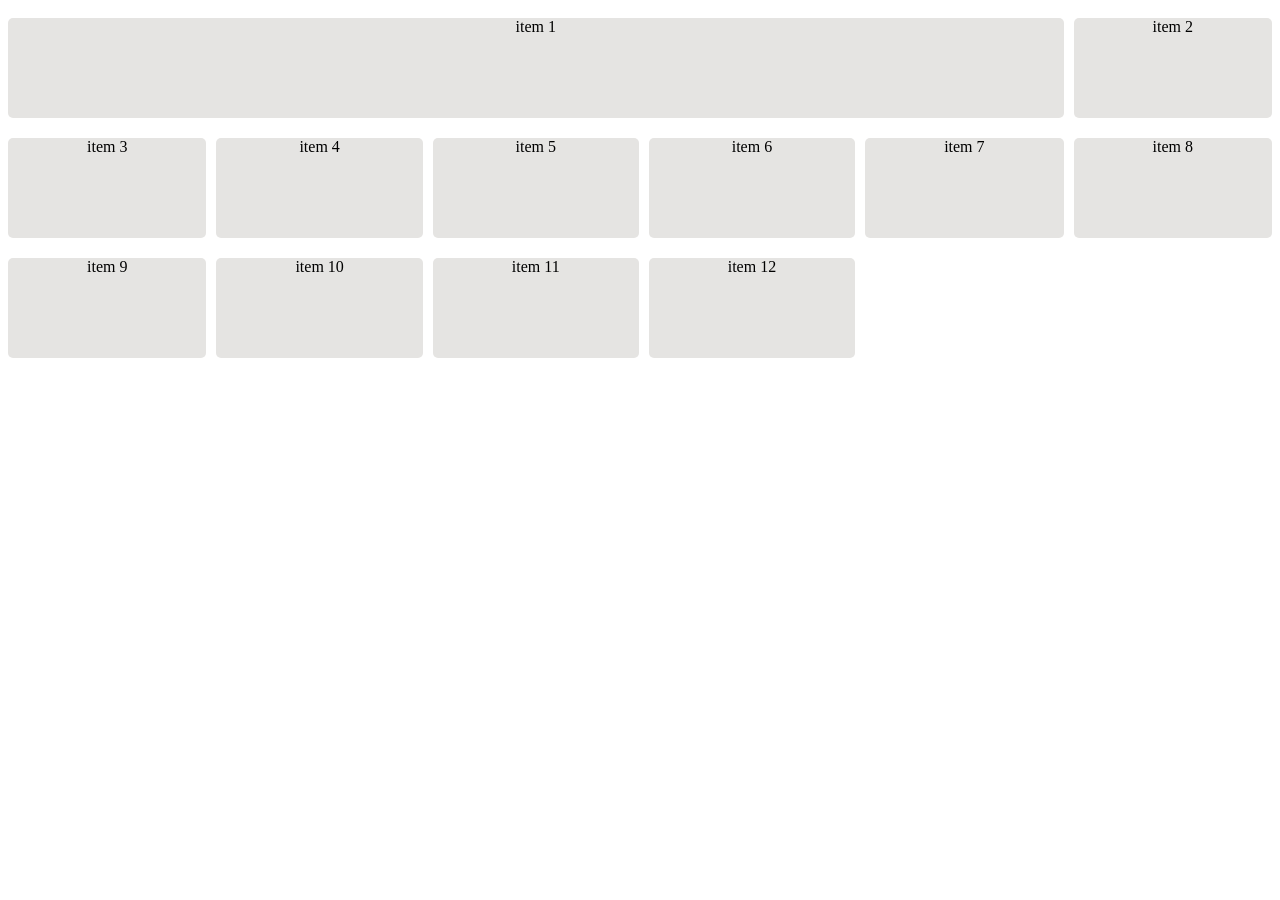
<file: grid/index.html>
<!DOCTYPE html>
<html lang="en">
<head>
    <link rel="stylesheet" href="./style.css">
    <meta charset="UTF-8">
    <meta name="viewport" content="width=device-width, initial-scale=1.0">
    <title>Document</title>
</head>
<body>
    <div class="grid-container">
        <div class="grid-item item-1">item 1</div>
        <div class="grid-item">item 2</div>
        <div class="grid-item">item 3</div>
        <div class="grid-item">item 4</div>
        <div class="grid-item">item 5</div>
        <div class="grid-item">item 6</div>
        <div class="grid-item">item 7</div>
        <div class="grid-item">item 8</div>
        <div class="grid-item">item 9</div>
        <div class="grid-item">item 10</div>
        <div class="grid-item">item 11</div>
        <div class="grid-item">item 12</div>
    </div>
    
</body>
</html>
</file>
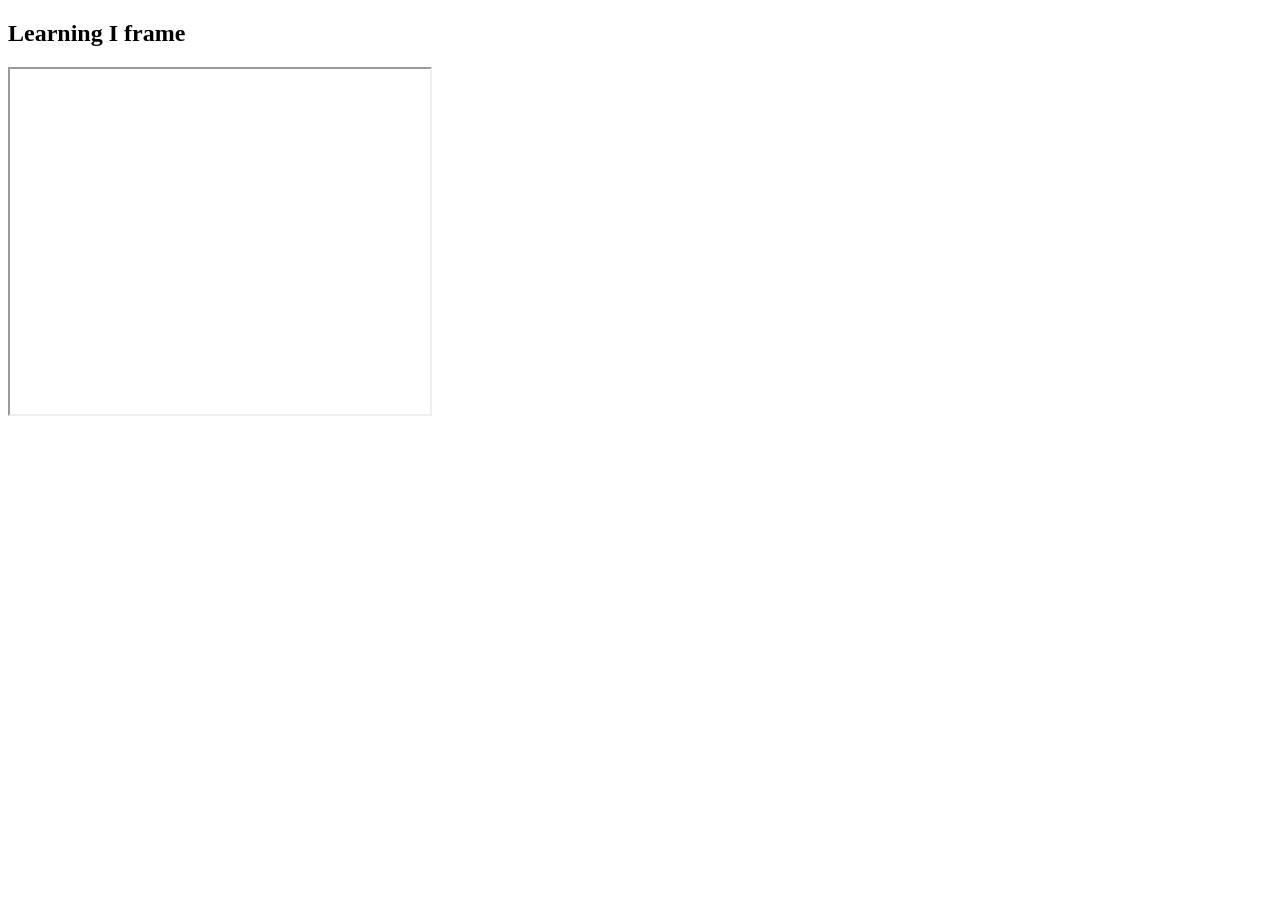
<file: iframe.html>
<!DOCTYPE html>
<html lang="en">
<head>
    <meta charset="UTF-8">
    <meta name="viewport" content="width=device-width, initial-scale=1.0">
    <title> I frame Document</title>
</head>
<body>
    <h2>Learning I frame</h2>
    <iframe width="420" height="345" src="https://www.youtube.com/embed/tgbNymZ7vqY">
    </iframe>
    
</body>
</html>
</file>
<file: style.css>
#home-section{
    margin-bottom: 20px;
}
*{
    padding: 0;
    margin: 0;
}
a{
    text-decoration: none;
}

.home-container{
    height: 100vh;
    background-image: url("./image\ 23.png");
    background-position: center;
    background-size: cover; 
    color: white;
    
}
.home-container p{
    text-align: center;
    padding: 10px 0px;
    font-size: 50px;
    font-weight: 548;
}
.header{
    display: flex;
    padding: 20px 0px;
    background-color: black;
}
.header-content{
    display: flex;
    justify-content: center;
}
.header-content-1{
    width: 20%;
}
.header-content-2{
    width: 60%;
}
.header-content-3{
    width: 20%;
}
.header-content-3 button{
    background-color: black;
    color: white;
    border: .5px solid white;
    padding: 3px 15px;
    border-radius: 12px;
}
.form-container{
    display: flex;
    justify-content: center;
}
.form{
    margin-top: -50px;
    display: flex;
    width: 90vw;
    justify-content: space-around;
    align-items: center;
    padding: 20px;
    border-radius: 10px;
    background-color: white;
    box-shadow: 0 2px 5px rgba(0, 0, 0, 0.3);
}
.input{
    display: flex;
    flex-direction: column;
    width: 200px;
}
.input p{
    font-size: 15px;
    padding: 7px 0px;
}
.input input{
    padding: 10px;
    border: 1px solid gray;
    border-radius: 5px;
}
.input button{
    margin-top: 22px;
    padding: 10px 20px;
    color: white;
    background-color: black;
    border: none;
    border-radius: 10px;
}
.input .input-container{
    position: relative;
}


.input .input-container input{
    padding-left: 25px;
}
.input .input-container i{
   position: absolute;
   top: 30%;
   margin-left: -95%;
   
}
#brand-section,
#body-type-section, 
#collection-section,
#how-section,
#service-section,
#comment-section,
#download-section,
footer,
 .collection-section-header-container,
 .how-section-header-container,
 .service-section-header-container{
    display: flex;
    justify-content: center;
    margin: 40px 0px;
}
.brand-section-container,
.body-type-section-container, 
.collection-section-container,
.how-section-container,
.service-section-container,
.comment-section-container,
.download-section-container,
.footer-container{
    width: 90vw;
}
.brand-section-header,.body-type-section-header,.comment-section-header{
    display: flex;
    
}
.brand-section-button,.body-type-section-button,.comment-section-buttons{
    width: 90%;
    display: flex;
    justify-content: end;
}
.body-type-section-button{
    width: 87%;
}

.brand-section-button a,.body-type-section-button a{
    text-decoration: none;
    color: black;
}
.brand-container,.body-type-container{
    display: flex;
    flex-wrap: wrap;
    justify-content: space-between;
   
}
.brand-content,.body-type-content{
    width: 15%;
    height: 100px;
    background-color: #E5E4E2;
    margin: 10px 0px;
    border-radius: 5px;
    display: flex;
    justify-content: center;
    align-items: center;
}
.brand,.body-type{
    text-align: center;
}
#collection-section{
    background-color: #E5E4E2;
    padding-bottom: 40px;
    margin-bottom: unset;
}
.collection-section-header
.how-section-header,
.service-section-header{
    width: 60%;
    text-align: center;

}
.collection-section-header p,.how-section-header p{
    padding: 15px 0px;

}
.collection-section-header ul li{
    display: inline;
    padding: 7px 5px;
}
.collection-section-header ul li a{
    text-decoration: none;
    color: black;
    background-color: white;
    padding: 7px 15px;
    border-radius: 30px;
}
.collection-section-header ul li:first-of-type a{
    background-color: black;
    color: white;
}
.collection-section-header h1{
    margin-top: 15px ;
}
.collection-section-header p,
.how-section-header p,
.service-section-header p{
    padding: 15px 0px;
    
}
.collection-section-header p {
    padding: 15px;
}
.collection-grid{
    display: grid;
    grid-template-columns: auto auto auto;
    column-gap: 20px;
    
}
.collection-item{
    background-color: white;
    margin-bottom: 20px;
    border-radius: 5px;
}

.collection-item .img-container,.specs-container,.button-container{
    display: flex;
    justify-content: center;
    margin: 10px;
}

.collection-item .img-container img{
    width: 95%;
    height: auto;
    
}
.details-container{
    margin: 10px;
    padding-left: 10px;
    
}
.details-container h1{
    padding: 5px 0px;
}
.details-container h1 sub{
    font-weight: 100;
    color: gray;
}
.specs-container,.button{
    margin: 10px 0px;
    padding-left: unset;
}
.specs-content{
    width: 95%;
    height: 70px;
    background-color: #E5E4E2;
    display: flex;
    justify-content: center;
    justify-content: space-around;
    border-radius: 8px;
}
.spec{
    text-align: center;
}
.button{
    width: 95%;
}

.button button{
    width: 100%;
    padding: 10px 0px;
    background-color: white;
    color: black;
    border: 0.5px solid black;
    border-radius: 30px;
}
.collection-item-2{
    border: 1px solid black;

}
.collection-item-2 button{
    background-color: black;
    color: white;
}
.see-all-button{
    display: flex;
    justify-content: center;
}
.see-all-button button{
    padding: 10px 15px;
    background-color: black;
    color: white;
    border: none;
    border-radius: 30px;
}
#how-section{
    padding-bottom: 40px;
}

 .collection-section-header h1,
.how-section-header h1,
.service-section-header h1{
    font-family: sans-serif;
    display: flex;
    justify-content: center;
}



.how-section-header p span{
    display: flex;
    justify-content: center;
}
.how-container{
    display: flex;
    position: relative;
}
.how-container .how-content-empty{
    width: 30%;

}
.how-container .car-img{
    width: 70%;
    background-color: #f5f5f5;
    right: 0;
    display: flex;
    justify-content: center;
    align-items: center;
    border-radius: 15px;
    height: 450px;
}
  .how-content-steps{
    position: absolute;
    width: 45%;
} 
.step-container{
    display: flex;
    background-color: white;
    border: 2px solid #f5f5f5;
    padding: 15px 5px;
    margin: 30px 3px;
    border-radius: 7px;


}
.step-icon-container{
    width: 20%;
    display: flex;
    justify-content: center;
    align-items: center;
    
}
.step-icon{
    background-color: #f5f5f5;
    padding: 20px 10px;
    border-radius: 10px;
}


.step-content p{
    text-align: justify;
    padding-right: 25px;
    padding-left: 5px;
}
.step-content h3{
    padding-bottom: 10px;
    font-family: sans-serif;
    padding-left: 4px;
}
#service-section{
    background-color: black;
    color: white;
    padding: 60px 0px;
    margin-bottom: unset;
}
.service-grid{
    display: grid;
    grid-template-columns: auto auto auto;
    column-gap: 20px;
}
.service-item .service-icon-container{
    display: flex;
    justify-content: center;
    align-items: center;

}
.service-item .service-content{
    text-align: center;
}
.service-item .service-content h4{
    padding: 10px 0px;
}
.service-item .service-content p{
    padding: 10px;
}

.comment-section-buttons{
    width: 75%;
}
.comment-section-buttons button{
    height: 55px;
    width: 55px;
    border-radius: 50%;
    margin: 5px 5px;
    cursor: pointer;
}
.comment-section-buttons .comment-section-button-1{
    background-color: white;
    color: gray;
    border: 1px solid gray;
    
}
.comment-section-buttons .comment-section-button-2{
    background-color: black;
    color: white;
    border: 1px solid black;
}
.comment-section-content {
    width: 90%;
    margin: 10px 0px;
}
.comment-section-content p{
    font-family: Arial, Helvetica, sans-serif;
}
.comment-owner-container{
    display: flex;
    margin: 30px 0px;
}
.comment-owner-container-content{
    margin-left: 15px;
    padding-top: 10px;
}
.comment-owner-container-content h4{
    padding: 10px 0px;
}

#download-section{
     background-color: black;
     color: white;
     margin: unset;
     padding: 20px 0px;
}
.download-section-container{
    display: flex;
}
.download-section-container .download-content{
    width: 50%;
    padding-left: 40px;
}
.download-section-container > .download-description h2{
    padding: 10px 0px;
}
.download-section-container .download-description p{
    font-size: 16px;
    padding: 10px 0px;
    font-weight: 100;
}
.download-section-container .download-button-container{
    display: flex;
    justify-content: center;
    align-items: center;
}
.download-button{
    display: flex;
    background-color: white;
    border-radius: 30px;
    margin: 0px 10px;
}
.download-button-icon{
    padding: 10px 5px 10px 20px;
 
}
.download-button-text{
    color: black;
    padding-right: 15px;
    padding-top: 7px;
}
.download-button-text p{
    font-size: 12px;
}
.download-button-text a{
    color: black;
}
.download-button-text h3{
    font-family: Arial, Helvetica, sans-serif;
}
footer{
   background-color: black;
   margin: unset;
   padding: 20px 0px;
   color: white;
}
.footer-container{
    display: flex;
}
.footer-logo{
    display: flex;
    justify-content: start;
    width: 20%;
}
.footer-nav{
    width: 60%;
    text-align: center;
}
.footer-nav ul li,.footer-social ul li{
    display: inline;
}
.footer-nav ul li a,.footer-social ul li a{
    text-decoration: none;
    color: white;
    padding: 0px 10px;
}
</file>
<file: mobile.css>
@media(max-width: 600px){

.header-content-3{
    display: none;
}
.home-container p{
    font-size: 20px;
}
.form-container{
    align-items: center;
}
.form{
    width: 70%;
}
.brand-content, .body-type-content{
    width: 30%;
}
.brand-content svg, .body-type-content svg{
    width: 60%;
}
.brand-content p, .body-type-content p{
    font-size: 13px;
}
.collection-section-header,
.how-section-header,
.service-section-header{
    width: 80%;
}
.collection-section-header ul li{
    display: block;
    margin: 15px;
}
.collection-grid,
.service-grid{
    grid-template-columns: auto;

}
.form,
.how-container,
.download-section-container,
.download-section-container .download-button-container,
.footer-container{
    flex-direction: column;
}
.how-container .car-img{
    width: 100%;
    height: auto;
}
.car-img img{
    width: 70%;
    height: auto;
        
}
.how-content-empty{
    display: none;
}
.how-content-steps{
    position: relative;
    width: 100%;
}
.comment-section-buttons button{
    height: 30px;
    width: 30px;
}

.comment-section-header h1{
    font-size: 19px;
}


.download-section-container .download-content{
    width: 100%;
    margin: 0;
    padding: 0;
  
}

.download-button{
    margin: 10px 0px;
}

   
.footer-logo,
.footer-nav,
.footer-social {
    width: 100%;
    text-align: center;
    margin: 10px 0px;
}
.footer-logo{
    display: flex;
    justify-content: center;
}
    
}
</file>
<file: grid/style.css>
.grid-container{
    display: grid;
    grid-template-columns: auto auto auto auto auto auto ;
    column-gap: 10px;
}

.grid-item{
    height: 100px;
    background-color: #E5E4E2;
    border-radius: 5px;
    text-align: center;
    margin: 10px 0px;
    

}
.item-1{
    grid-column: 1/span 5;
}
</file>
